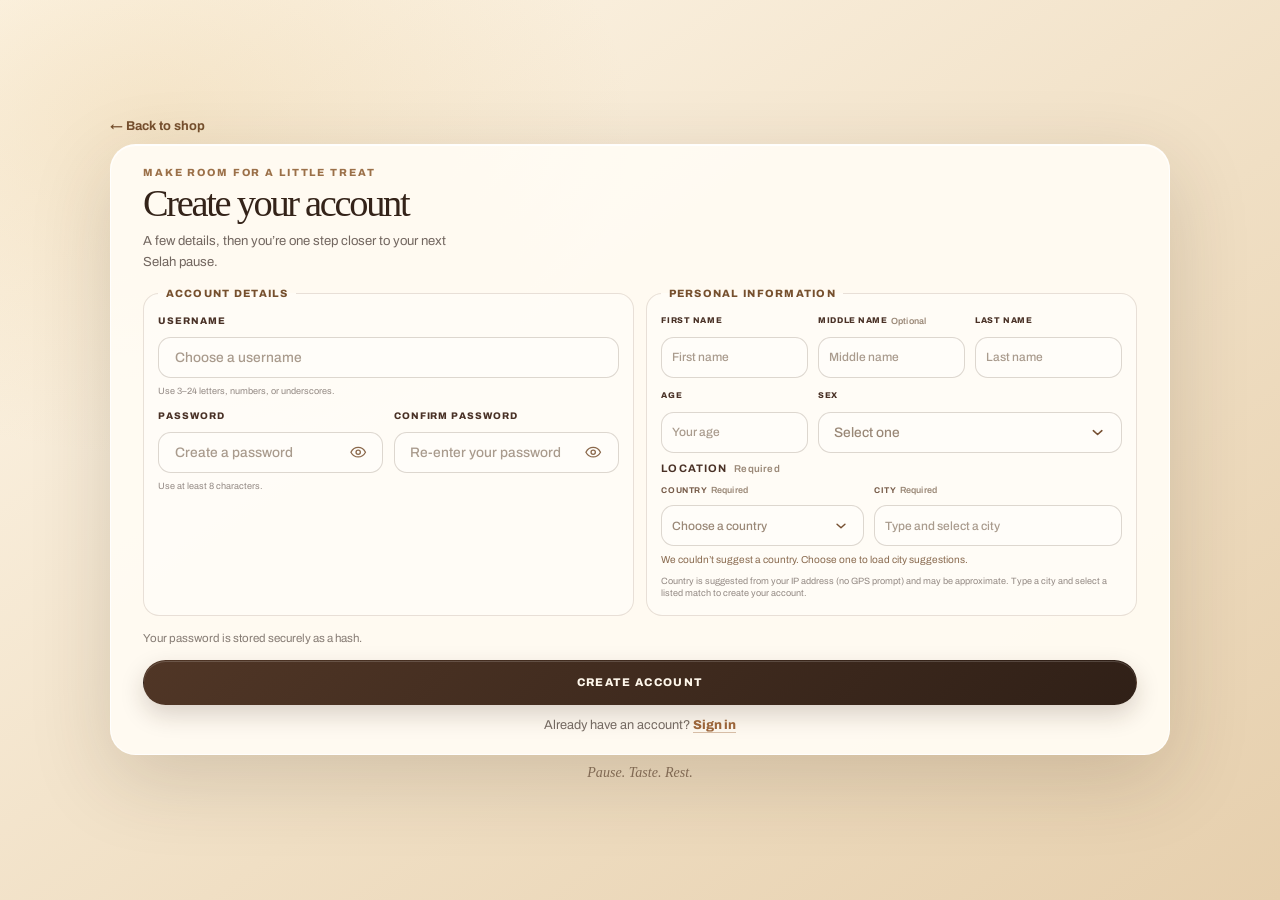
<file: create-account.html>
<!DOCTYPE html>
<html lang="en">
  <head>
    <meta charset="UTF-8" />
    <meta name="viewport" content="width=device-width, initial-scale=1.0" />
    <meta name="theme-color" content="#fff8e9" />
    <meta name="description" content="Create your Selah DVO account." />
    <link rel="icon" type="image/svg+xml" href="assets/selah-favicon.svg" />
    <link rel="preconnect" href="https://fonts.googleapis.com" />
    <link rel="preconnect" href="https://fonts.gstatic.com" crossorigin />
    <link href="https://fonts.googleapis.com/css2?family=Archivo:wght@400;500;600;700;800&display=swap" rel="stylesheet" />
    <link rel="stylesheet" href="styles.css" />
    <title>Create Account | Selah DVO</title>
  </head>
  <body class="account-page">
    <main class="account-layout">
      <a class="account-back-link" href="index.html" aria-label="Back to Selah DVO home">&#8592; Back to shop</a>

      <section class="account-card" aria-labelledby="createAccountTitle">
        <p class="modal-tag">Make room for a little treat</p>
        <h1 id="createAccountTitle">Create your account</h1>
        <p class="account-intro">A few details, then you’re one step closer to your next Selah pause.</p>

        <form class="account-form" id="createAccountForm" novalidate>
          <fieldset class="account-group account-credentials">
            <legend>Account details</legend>
            <div class="account-group-fields">
              <div class="account-field">
                <label for="newUsername">Username</label>
                <input id="newUsername" name="username" type="text" autocomplete="username" minlength="3" maxlength="24" pattern="[A-Za-z0-9_]+" placeholder="Choose a username" required />
                <small>Use 3–24 letters, numbers, or underscores.</small>
              </div>
              <div class="account-field">
                <label for="newPassword">Password</label>
                <div class="password-input-wrap">
                  <input id="newPassword" name="password" type="password" autocomplete="new-password" minlength="8" maxlength="128" placeholder="Create a password" required />
                  <button class="password-toggle" type="button" data-password-toggle="newPassword" aria-label="Show password" aria-pressed="false">
                    <svg class="password-eye-open" viewBox="0 0 24 24" aria-hidden="true"><path d="M2.5 12s3.4-6.2 9.5-6.2 9.5 6.2 9.5 6.2-3.4 6.2-9.5 6.2S2.5 12 2.5 12Z"/><circle cx="12" cy="12" r="2.8"/></svg>
                    <svg class="password-eye-closed" viewBox="0 0 24 24" aria-hidden="true" hidden><path d="m3 3 18 18M10.6 5.9A9.7 9.7 0 0 1 12 5.8c6.1 0 9.5 6.2 9.5 6.2a15 15 0 0 1-3.1 3.6M6.2 6.5C3.8 8.2 2.5 12 2.5 12s3.4 6.2 9.5 6.2a9.5 9.5 0 0 0 3.2-.5"/><path d="M9.9 9.9a3 3 0 0 0 4.2 4.2"/></svg>
                  </button>
                </div>
                <small>Use at least 8 characters.</small>
              </div>
              <div class="account-field">
                <label for="confirmPassword">Confirm password</label>
                <div class="password-input-wrap">
                  <input id="confirmPassword" name="confirmPassword" type="password" autocomplete="new-password" minlength="8" maxlength="128" placeholder="Re-enter your password" required />
                  <button class="password-toggle" type="button" data-password-toggle="confirmPassword" aria-label="Show password" aria-pressed="false">
                    <svg class="password-eye-open" viewBox="0 0 24 24" aria-hidden="true"><path d="M2.5 12s3.4-6.2 9.5-6.2 9.5 6.2 9.5 6.2-3.4 6.2-9.5 6.2S2.5 12 2.5 12Z"/><circle cx="12" cy="12" r="2.8"/></svg>
                    <svg class="password-eye-closed" viewBox="0 0 24 24" aria-hidden="true" hidden><path d="m3 3 18 18M10.6 5.9A9.7 9.7 0 0 1 12 5.8c6.1 0 9.5 6.2 9.5 6.2a15 15 0 0 1-3.1 3.6M6.2 6.5C3.8 8.2 2.5 12 2.5 12s3.4 6.2 9.5 6.2a9.5 9.5 0 0 0 3.2-.5"/><path d="M9.9 9.9a3 3 0 0 0 4.2 4.2"/></svg>
                  </button>
                </div>
              </div>
            </div>
          </fieldset>

          <fieldset class="account-group account-personal">
            <legend>Personal information</legend>
            <div class="account-group-fields account-personal-fields">
              <div class="account-field">
                <label for="firstName">First name</label>
                <input id="firstName" name="firstName" type="text" autocomplete="given-name" maxlength="20" placeholder="First name" required />
              </div>
              <div class="account-field">
                <label for="lastName">Last name</label>
                <input id="lastName" name="lastName" type="text" autocomplete="family-name" maxlength="20" placeholder="Last name" required />
              </div>
              <div class="account-field account-field-full">
                <label for="middleName">Middle name <span>Optional</span></label>
                <input id="middleName" name="middleName" type="text" autocomplete="additional-name" maxlength="20" placeholder="Middle name" />
              </div>
              <div class="account-field">
                <label for="age">Age</label>
                <input id="age" name="age" type="number" inputmode="numeric" min="1" max="120" placeholder="Your age" required />
              </div>
              <div class="account-field">
                <label id="sexLabel">Sex</label>
                <div class="custom-select" id="sexSelect">
                  <select class="custom-select-native" id="sex" name="sex" required tabindex="-1" aria-hidden="true">
                    <option value="" disabled selected>Select one</option>
                    <option value="female">Female</option>
                    <option value="male">Male</option>
                    <option value="prefer-not-to-say">Prefer not to say</option>
                  </select>
                  <button class="custom-select-trigger" id="sexSelectTrigger" type="button" aria-labelledby="sexLabel sexSelectValue" aria-haspopup="listbox" aria-expanded="false">
                    <span id="sexSelectValue">Select one</span>
                    <svg viewBox="0 0 16 16" aria-hidden="true"><path d="m3.5 6 4.5 4 4.5-4" /></svg>
                  </button>
                  <div class="custom-select-options" id="sexSelectOptions" role="listbox" aria-labelledby="sexLabel" hidden>
                    <button type="button" role="option" data-value="female" aria-selected="false">Female</button>
                    <button type="button" role="option" data-value="male" aria-selected="false">Male</button>
                    <button type="button" role="option" data-value="prefer-not-to-say" aria-selected="false">Prefer not to say</button>
                  </div>
                </div>
              </div>
              <div class="account-field account-field-full account-location-field">
                <div class="location-heading"><strong>Location</strong><span>Required</span></div>
                <div class="location-field-grid">
                  <div class="location-control">
                    <label for="countrySelect">Country <span>Required</span></label>
                    <select id="countrySelect" name="countryCode" autocomplete="country" required aria-describedby="locationStatus locationHelp">
                      <option value="" selected>Choose a country</option>
                    </select>
                  </div>
                  <div class="location-control city-picker">
                    <label for="cityInput">City <span>Required</span></label>
                    <input id="cityInput" name="city" type="text" autocomplete="address-level2" maxlength="80" placeholder="Type and select a city" required role="combobox" aria-autocomplete="list" aria-controls="citySuggestions" aria-expanded="false" aria-describedby="locationStatus locationHelp" />
                    <div class="city-suggestions" id="citySuggestions" role="listbox" aria-label="Matching cities" hidden></div>
                  </div>
                </div>
                <p class="location-status" id="locationStatus" role="status" aria-live="polite">Suggesting your country…</p>
                <small id="locationHelp">Country is suggested from your IP address (no GPS prompt) and may be approximate. Type a city and select a listed match to create your account.</small>
              </div>
            </div>
          </fieldset>

          <p class="account-notice" id="accountNotice" role="status" aria-live="polite">Your password is stored securely as a hash.</p>
          <button class="dialog-primary account-submit" type="submit">Create Account</button>
          <p class="account-validation-message" id="accountValidationMessage" role="alert" aria-live="assertive" hidden></p>
        </form>

        <p class="account-signin-prompt">Already have an account? <a href="index.html?signin=1">Sign in</a></p>
      </section>

      <p class="account-tagline">Pause. Taste. Rest.</p>
    </main>
    <script src="account-ui.js"></script>
    <script src="account-location.js"></script>
    <script>
      const form = document.getElementById('createAccountForm');
      const notice = document.getElementById('accountNotice');
      const validationMessage = document.getElementById('accountValidationMessage');
      const passwordInput = document.getElementById('newPassword');
      const confirmPasswordInput = document.getElementById('confirmPassword');
      const ageInput = document.getElementById('age');
      const sexSelect = document.getElementById('sex');
      const sexSelectRoot = document.getElementById('sexSelect');
      const sexSelectTrigger = document.getElementById('sexSelectTrigger');
      const sexSelectValue = document.getElementById('sexSelectValue');
      const sexSelectOptions = document.getElementById('sexSelectOptions');
      const sexOptionButtons = [...sexSelectOptions.querySelectorAll('[role="option"]')];
      const controls = [...form.querySelectorAll('input, select')];
      let hasAttemptedSubmit = false;

      ageInput.addEventListener('input', () => {
        if (ageInput.value.length > 3) ageInput.value = ageInput.value.slice(0, 3);
      });

      const setSexDropdownOpen = (open) => {
        sexSelectOptions.hidden = !open;
        sexSelectTrigger.setAttribute('aria-expanded', String(open));
        sexSelectRoot.classList.toggle('is-open', open);
        if (open) {
          const selectedOption = sexOptionButtons.find((option) => option.dataset.value === sexSelect.value);
          (selectedOption || sexOptionButtons[0]).focus();
        }
      };

      sexSelectTrigger.addEventListener('click', () => {
        setSexDropdownOpen(sexSelectOptions.hidden);
      });
      sexOptionButtons.forEach((option, index) => {
        option.addEventListener('click', () => {
          sexSelect.value = option.dataset.value;
          sexSelect.dispatchEvent(new Event('change', { bubbles: true }));
          setSexDropdownOpen(false);
          sexSelectTrigger.focus();
        });
        option.addEventListener('keydown', (event) => {
          if (event.key === 'ArrowDown' || event.key === 'ArrowUp') {
            event.preventDefault();
            const direction = event.key === 'ArrowDown' ? 1 : -1;
            sexOptionButtons[(index + direction + sexOptionButtons.length) % sexOptionButtons.length].focus();
          } else if (event.key === 'Escape') {
            event.preventDefault();
            setSexDropdownOpen(false);
            sexSelectTrigger.focus();
          } else if (event.key === 'Tab') {
            event.preventDefault();
            setSexDropdownOpen(false);
            (event.shiftKey ? document.getElementById('age') : form.querySelector('.account-submit')).focus();
          }
        });
      });
      sexSelectTrigger.addEventListener('keydown', (event) => {
        if (event.key === 'ArrowDown' || event.key === 'ArrowUp') {
          event.preventDefault();
          setSexDropdownOpen(true);
        }
      });
      document.addEventListener('pointerdown', (event) => {
        if (!sexSelectRoot.contains(event.target)) setSexDropdownOpen(false);
      });

      const validatePasswordMatch = () => {
        confirmPasswordInput.setCustomValidity(
          confirmPasswordInput.value && confirmPasswordInput.value !== passwordInput.value
            ? 'Passwords do not match.'
            : ''
        );
      };

      const updateFieldState = (control) => {
        const isEmpty = control.value === '' && !control.validity.badInput;
        control.classList.toggle('is-missing', hasAttemptedSubmit && control.required && isEmpty);
        control.classList.toggle('is-invalid', !isEmpty && !control.validity.valid);
        control.classList.toggle('is-valid', hasAttemptedSubmit && !isEmpty && control.validity.valid);
        if (control === sexSelect) {
          ['is-missing', 'is-invalid', 'is-valid'].forEach((state) => {
            sexSelectTrigger.classList.toggle(state, control.classList.contains(state));
          });
          sexSelectValue.textContent = control.selectedOptions[0]?.textContent || 'Select one';
          sexSelectRoot.classList.toggle('has-value', Boolean(control.value));
          sexOptionButtons.forEach((option) => {
            option.setAttribute('aria-selected', String(option.dataset.value === control.value));
          });
        }
      };

      const getFieldLabel = (control) => (
        control.labels?.[0]?.textContent.replace(/\s*Optional\s*/i, '').trim() || control.name
      );

      const getInputError = (control) => {
        if (control.id === 'confirmPassword' && control.validity.customError) {
          return 'Passwords don’t match.';
        }
        if (control.id === 'confirmPassword' && control.validity.tooShort) {
          return null;
        }
        if (control.id === 'newUsername' && control.validity.patternMismatch) {
          return 'Username: use 3–24 letters, numbers, or underscores.';
        }
        if (control.id === 'newUsername' && control.validity.tooShort) {
          return 'Username: at least 3 characters.';
        }
        if (control.id === 'newPassword' && control.validity.tooShort) {
          return 'Password: at least 8 characters.';
        }
        if (control.id === 'age' && (control.validity.rangeUnderflow || control.validity.rangeOverflow || control.validity.badInput)) {
          return 'Age: enter a number from 1 to 120.';
        }
        if (control.id === 'middleName' && control.validity.tooLong) {
          return 'Middle name: 60 characters max.';
        }
        return `${getFieldLabel(control)} is invalid.`;
      };

      const updateValidationMessage = () => {
        if (!hasAttemptedSubmit) return;
        const missing = controls.filter((control) => control.required && control.value === '' && !control.validity.badInput);
        const invalid = controls.filter((control) => !control.validity.valid && !control.validity.valueMissing);
        validationMessage.replaceChildren();
        if (missing.length) {
          const missingLine = document.createElement('span');
          missingLine.className = 'validation-message-line is-missing';
          missingLine.textContent = `Missing: ${missing.map(getFieldLabel).join(', ')}.`;
          validationMessage.append(missingLine);
        }
        invalid.forEach((control) => {
          const message = getInputError(control);
          if (!message) return;
          const invalidLine = document.createElement('span');
          invalidLine.className = 'validation-message-line is-invalid';
          invalidLine.textContent = message;
          validationMessage.append(invalidLine);
        });
        validationMessage.classList.toggle('has-missing', missing.length > 0);
        validationMessage.classList.toggle('has-invalid', invalid.length > 0);
        validationMessage.hidden = missing.length === 0 && invalid.length === 0;
      };

      controls.forEach((control) => {
        control.addEventListener('input', () => {
          validatePasswordMatch();
          updateFieldState(control);
          updateValidationMessage();
        });
        control.addEventListener('change', () => {
          validatePasswordMatch();
          updateFieldState(control);
          updateValidationMessage();
        });
      });

      form.addEventListener('submit', (event) => {
        event.preventDefault();
        validatePasswordMatch();
        hasAttemptedSubmit = true;
        controls.forEach(updateFieldState);
        if (!form.checkValidity()) {
          updateValidationMessage();
          const firstInvalid = form.querySelector('.is-missing, .is-invalid');
          if (firstInvalid === sexSelect) sexSelectTrigger.focus();
          else firstInvalid?.focus();
          return;
        }
        validationMessage.hidden = true;

        const submit = form.querySelector('button[type="submit"]');
        submit.disabled = true;
        notice.classList.remove('is-success');
        notice.textContent = 'Creating your account…';
        const values = Object.fromEntries(new FormData(form).entries());
        fetch('api/register.php', {
          method: 'POST',
          credentials: 'same-origin',
          headers: { 'Content-Type': 'application/json' },
          body: JSON.stringify(values)
        }).then(async (response) => {
          const result = await response.json();
          if (!response.ok || !result.ok) throw new Error(result.message || 'Account creation failed.');
          notice.classList.add('is-success');
          notice.textContent = 'Account created successfully. You can now sign in.';
          validationMessage.hidden = true;
          form.reset();
          hasAttemptedSubmit = false;
          confirmPasswordInput.setCustomValidity('');
          controls.forEach(updateFieldState);
        }).catch((error) => {
          notice.classList.remove('is-success');
          notice.textContent = 'Account creation failed. Please review the message below.';
          validationMessage.replaceChildren();
          const serverError = document.createElement('span');
          serverError.className = 'validation-message-line is-invalid';
          serverError.textContent = error.message || 'Could not create your account. Please try again.';
          validationMessage.append(serverError);
          validationMessage.classList.remove('has-missing');
          validationMessage.classList.add('has-invalid');
          validationMessage.hidden = false;
        }).finally(() => {
          submit.disabled = false;
        });
      });
    </script>
  </body>
</html>
</file>
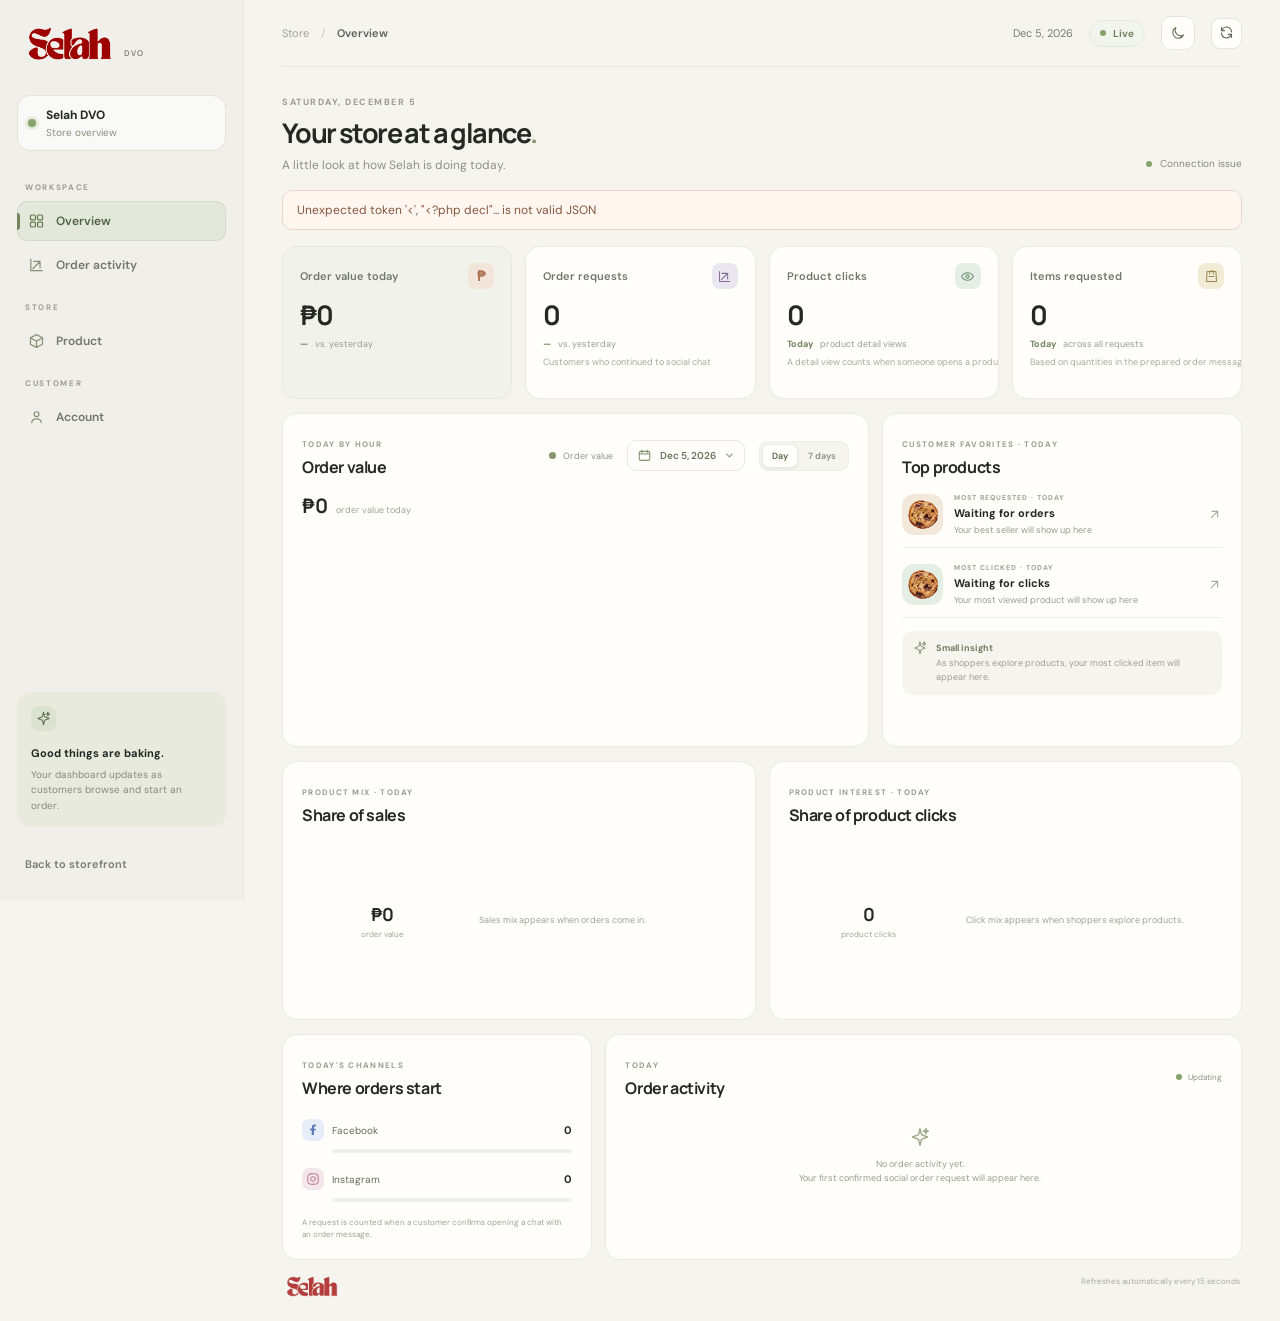
<file: dashboard.html>
<!doctype html>
<html lang="en">
<head>
  <meta charset="utf-8">
  <meta name="viewport" content="width=device-width,initial-scale=1">
  <meta name="theme-color" content="#f5f3ee">
  <meta name="color-scheme" content="light dark">
  <title>Store dashboard · Selah DVO</title>
  <link rel="icon" type="image/svg+xml" href="assets/selah-favicon.svg">
  <link rel="preconnect" href="https://fonts.googleapis.com">
  <link rel="preconnect" href="https://fonts.gstatic.com" crossorigin>
  <link href="https://fonts.googleapis.com/css2?family=DM+Sans:wght@400;500;600;700&family=Manrope:wght@400;500;600;700;800&display=swap" rel="stylesheet">
  <link rel="stylesheet" href="dashboard.css">
  <link rel="stylesheet" href="dashboard-theme.css">
  <script>
    try {
      const savedTheme = localStorage.getItem('selahDashboardTheme');
      if (savedTheme === 'dark' || savedTheme === 'light') {
        document.documentElement.dataset.theme = savedTheme;
      }
    } catch {}
  </script>
  <script src="dashboard.js" defer></script>
</head>
<body>
  <div class="dashboard-shell">
    <aside class="sidebar">
      <a class="brand" href="index.html" aria-label="Selah DVO home"><img src="assets/selahLogo.png" alt="Selah" class="brand-logo"><span class="brand-caption">DVO</span></a>
      <div class="store-pill"><span class="store-dot"></span><span><b>Selah DVO</b><small>Store overview</small></span></div>
      <nav class="side-nav" aria-label="Dashboard navigation">
        <div class="nav-group" role="group" aria-label="Workspace">
          <p class="nav-label">WORKSPACE</p>
          <a class="nav-item active" href="#overview"><svg class="nav-icon"><use href="assets/dashboard-icons.svg#overview"/></svg>Overview</a>
          <a class="nav-item" href="#activity"><svg class="nav-icon"><use href="assets/dashboard-icons.svg#activity"/></svg>Order activity</a>
        </div>
        <div class="nav-group" role="group" aria-label="Store">
          <p class="nav-label">STORE</p>
          <a class="nav-item" href="#store-products" data-dashboard-page="products"><svg class="nav-icon"><use href="assets/dashboard-icons.svg#products"/></svg>Product</a>
        </div>
        <div class="nav-group" role="group" aria-label="Customer">
          <p class="nav-label">CUSTOMER</p>
          <a class="nav-item" href="#customer-accounts" data-dashboard-page="customers"><svg class="nav-icon"><use href="assets/dashboard-icons.svg#user"/></svg>Account</a>
        </div>
      </nav>
      <div class="sidebar-bottom"><div class="sidebar-help"><svg class="help-icon"><use href="assets/dashboard-icons.svg#spark"/></svg><b>Good things are baking.</b><p>Your dashboard updates as customers browse and start an order.</p></div><a class="back-link" href="index.html">Back to storefront</a></div>
    </aside>
    <main class="main-content" id="overview">
      <header class="topbar"><div class="breadcrumb">Store <span>/</span> <b id="breadcrumbCurrent">Overview</b></div><div class="top-actions"><a class="mobile-back-store" id="mobileBackStore" href="index.html"><svg viewBox="0 0 24 24" aria-hidden="true"><path d="M14.5 5 7.5 12l7 7M8 12h12"/></svg><span>Back to store</span></a><span class="date-label" id="todayLabel"></span><span class="live-pill"><i></i> Live</span><button class="theme-toggle" type="button" data-theme-toggle aria-label="Switch to dark theme" title="Switch to dark theme"><svg class="theme-icon theme-icon-sun" viewBox="0 0 24 24" aria-hidden="true"><circle cx="12" cy="12" r="3.5"/><path d="M12 2.5v2M12 19.5v2M4.93 4.93l1.42 1.42m11.3 11.3 1.42 1.42M2.5 12h2m15 0h2M4.93 19.07l-1.42-1.42m11.3-11.3 1.42 1.42"/></svg><svg class="theme-icon theme-icon-moon" viewBox="0 0 24 24" aria-hidden="true"><path d="M20.3 15.1A8.4 8.4 0 0 1 8.9 3.7a8.5 8.5 0 1 0 11.4 11.4Z"/></svg></button><button class="refresh-button" id="refreshButton" type="button" aria-label="Refresh dashboard" title="Refresh now"><svg><use href="assets/dashboard-icons.svg#refresh"/></svg></button></div></header>
      <section class="store-products-page" id="storeProductsPage" hidden aria-labelledby="storeProductsTitle">
        <div class="products-page-heading">
          <div><p class="eyebrow">STORE PERFORMANCE</p><h1 id="storeProductsTitle">Products<span>.</span></h1><p class="subheading" id="productsDateDescription">Performance for the selected date.</p></div>
          <div class="product-page-controls">
            <label class="product-date-control"><span>Date</span><input id="productDate" type="date" aria-label="Choose product analytics date"></label>
            <div class="product-sort-wrap">
              <button class="product-sort-button" id="productSortButton" type="button" aria-haspopup="true" aria-expanded="false" aria-controls="productSortMenu"><svg viewBox="0 0 20 20" aria-hidden="true"><path d="M4 5h12M6.5 10h7M9 15h2"/></svg><span>Sort: <b id="productSortLabel">Clicks</b></span><svg class="product-sort-chevron" viewBox="0 0 12 12" aria-hidden="true"><path d="m3 4.5 3 3 3-3"/></svg></button>
              <div class="product-sort-menu" id="productSortMenu" hidden aria-label="Sort products">
                <button type="button" data-product-sort="clicks" aria-pressed="true">Clicks</button>
                <button type="button" data-product-sort="orders" aria-pressed="false">Orders</button>
                <button type="button" data-product-sort="adds" aria-pressed="false">Add to cart</button>
              </div>
            </div>
          </div>
        </div>
        <div class="product-stats-grid" id="productStatsGrid" aria-live="polite"><p class="product-empty-state">Loading product performance…</p></div>
      </section>
      <section class="customer-account-page" id="customerAccountPage" hidden aria-labelledby="customerPageTitle">
        <div class="customer-page-heading">
          <div><p class="eyebrow">CUSTOMER OVERVIEW</p><h1 id="customerPageTitle">Your community<span>.</span></h1><p class="subheading">Account details, shopping activity, and customer trends.</p></div>
          <span class="customer-updated" id="customerUpdated">Loading customer insights…</span>
        </div>
        <div class="customer-kpi-grid" id="customerKpis" aria-label="Customer summary"></div>
        <article class="customer-activity-chart-card" aria-labelledby="customerActivityChartTitle">
          <div class="customer-card-heading customer-activity-chart-heading">
            <div><p class="panel-kicker" id="customerActivityKicker">DAILY ACTIVITY · LAST 30 DAYS</p><h2 id="customerActivityChartTitle">Active users over time</h2><p class="customer-active-chart-note" id="customerActivityNote">Daily unique customer accounts with tracked product views, cart updates, or order requests. Anonymous visits are not included. This measures activity, not who is online right now.</p></div>
            <div class="customer-activity-actions">
              <div class="customer-activity-modes" role="group" aria-label="Active user chart period"><button type="button" data-customer-chart-mode="30days" aria-pressed="true">30 days</button><button type="button" data-customer-chart-mode="day" aria-pressed="false">Day</button></div>
              <div class="chart-date-picker customer-activity-date-picker" id="customerActivityDateWrap" hidden>
                <button class="chart-date-button" id="customerActivityDateButton" type="button" aria-haspopup="dialog" aria-expanded="false" aria-controls="customerActivityCalendar"><svg viewBox="0 0 20 20" aria-hidden="true"><rect x="3" y="4.5" width="14" height="12" rx="2"/><path d="M6.5 2.8v3.4M13.5 2.8v3.4M3 8h14"/></svg><span id="customerActivityDateLabel">Select date</span><svg class="chart-date-chevron" viewBox="0 0 12 12" aria-hidden="true"><path d="m3 4.5 3 3 3-3"/></svg></button>
                <div class="chart-calendar" id="customerActivityCalendar" role="dialog" aria-label="Choose active user date" hidden><div class="calendar-heading"><button class="calendar-nav" id="customerActivityCalendarPrevious" type="button" aria-label="Previous month"><svg viewBox="0 0 16 16" aria-hidden="true"><path d="m10 3-5 5 5 5"/></svg></button><strong id="customerActivityCalendarMonth"></strong><button class="calendar-nav" id="customerActivityCalendarNext" type="button" aria-label="Next month"><svg viewBox="0 0 16 16" aria-hidden="true"><path d="m6 3 5 5-5 5"/></svg></button></div><div class="calendar-weekdays" aria-hidden="true"><span>Su</span><span>Mo</span><span>Tu</span><span>We</span><span>Th</span><span>Fr</span><span>Sa</span></div><div class="calendar-days" id="customerActivityCalendarDays" role="grid" aria-label="Activity dates"></div><div class="calendar-footer"><span id="customerActivityCalendarSelected"></span><button id="customerActivityCalendarToday" type="button">Today</button></div></div>
                <input id="customerActivityDate" type="hidden" aria-label="Selected activity date">
              </div>
              <span class="customer-trend-legend"><i></i> Active accounts</span>
            </div>
          </div>
          <div class="customer-active-chart-wrap">
            <svg id="customerActiveChart" viewBox="0 0 760 250" preserveAspectRatio="none" role="group" aria-label="Daily unique active customer accounts over the last 30 days"></svg>
            <div class="customer-active-tooltip" id="customerActiveTooltip" role="tooltip" hidden><small data-active-date></small><small data-active-period hidden></small><div><strong data-active-count>0</strong><span>active accounts</span></div></div>
          </div>
        </article>
        <div class="customer-insights-grid">
          <article class="customer-insight-card customer-gender-card"><div class="customer-card-heading"><div><p class="panel-kicker">ACCOUNT PROFILE</p><h2>Sex distribution</h2></div></div><div class="gender-chart-layout" id="genderChartLayout"><div class="gender-donut" id="genderDonut"><svg id="genderChartSvg" viewBox="0 0 140 140" role="group" aria-label="Interactive customer sex distribution"></svg><div class="gender-donut-center"><strong id="genderTotal">0</strong><span>accounts</span></div></div><div class="gender-legend" id="genderLegend"></div><div class="gender-popover" id="genderPopover" role="tooltip" hidden><small>ACCOUNT PROFILE</small><strong data-sex-name></strong><div><span>Accounts</span><b data-sex-count>0</b></div><div><span>Share</span><b data-sex-share>0%</b></div></div></div></article>
          <article class="customer-insight-card"><div class="customer-card-heading"><div><p class="panel-kicker">AGE GROUPS</p><h2>Customer ages</h2></div></div><div class="customer-chart-list" id="ageChart"></div></article>
          <article class="customer-insight-card"><div class="customer-card-heading"><div><p class="panel-kicker">COMMUNITY</p><h2>Locations</h2></div></div><div class="customer-chart-list location-chart-list" id="locationChart"></div></article>
        </div>
        <article class="customer-directory-card">
          <div class="customer-directory-heading"><div><p class="panel-kicker">CUSTOMER DIRECTORY</p><h2>Accounts</h2><p class="customer-data-note">Spending and product preferences use tracked account activity. Older requests without an account link are excluded.</p></div><label class="customer-search"><svg viewBox="0 0 20 20" aria-hidden="true"><circle cx="8.8" cy="8.8" r="5.4"/><path d="m13 13 4 4"/></svg><input id="customerSearch" type="search" placeholder="Search customers" autocomplete="off" aria-label="Search customers"></label></div>
          <div class="customer-results-meta" id="customerResultsMeta">Loading accounts…</div>
          <div class="customer-card-grid" id="customerCards" aria-live="polite"></div>
          <div class="customer-pagination"><button id="customerPrevious" type="button" disabled>Previous</button><span id="customerPageStatus">Page 1</span><button id="customerNext" type="button" disabled>Next</button></div>
        </article>
        <div class="customer-error" id="customerError" role="status" hidden></div>
      </section>
      <section class="page-heading"><div><p class="eyebrow" id="dayLabel"></p><h1>Your store at a glance<span>.</span></h1><p class="subheading" id="dashboardDateDescription">A little look at how Selah is doing today.</p></div><div class="heading-right"><span class="sync-mark"><i></i><span id="syncLabel">Connecting…</span></span></div></section>
      <div id="errorBanner" class="error-banner" hidden></div>
      <section class="metrics-grid" id="metricsGrid" aria-label="Selected date summary">
        <article class="metric-card metric-highlight"><div class="metric-top"><span id="salesMetricLabel">Order value today</span><span class="metric-icon peach">₱</span></div><div class="metric-value" id="salesValue">₱0</div><div class="metric-foot"><span class="trend" id="salesChange">—</span><span id="salesCompareLabel">vs. yesterday</span></div><div class="metric-spark" id="salesSpark" aria-hidden="true"></div></article>
        <article class="metric-card"><div class="metric-top"><span>Order requests</span><span class="metric-icon lilac"><svg><use href="assets/dashboard-icons.svg#activity"/></svg></span></div><div class="metric-value" id="ordersValue">0</div><div class="metric-foot"><span class="trend" id="ordersChange">—</span><span id="ordersCompareLabel">vs. yesterday</span></div><div class="metric-caption">Customers who continued to social chat</div></article>
        <article class="metric-card"><div class="metric-top"><span>Product clicks</span><span class="metric-icon mint"><svg><use href="assets/dashboard-icons.svg#views"/></svg></span></div><div class="metric-value" id="clicksValue">0</div><div class="metric-foot"><span class="soft-label" id="clicksDateLabel">Today</span><span>product detail views</span></div><div class="metric-caption">A detail view counts when someone opens a product.</div></article>
        <article class="metric-card"><div class="metric-top"><span>Items requested</span><span class="metric-icon butter"><svg><use href="assets/dashboard-icons.svg#orders"/></svg></span></div><div class="metric-value" id="itemsValue">0</div><div class="metric-foot"><span class="soft-label" id="itemsDateLabel">Today</span><span>across all requests</span></div><div class="metric-caption">Based on quantities in the prepared order message.</div></article>
      </section>
      <section class="content-grid">
        <article class="panel sales-panel"><div class="panel-heading"><div><span class="panel-kicker" id="chartKicker">TODAY BY HOUR</span><h2>Order value</h2></div><div class="chart-heading-actions"><span class="chart-legend"><i></i> Order value</span><div class="chart-date-picker" id="chartDatePicker"><button class="chart-date-button" id="chartDateButton" type="button" aria-haspopup="dialog" aria-expanded="false" aria-controls="chartCalendar"><svg viewBox="0 0 20 20" aria-hidden="true"><rect x="3" y="4.5" width="14" height="12" rx="2"/><path d="M6.5 2.8v3.4M13.5 2.8v3.4M3 8h14"/></svg><span id="chartDateLabel">Select date</span><svg class="chart-date-chevron" viewBox="0 0 12 12" aria-hidden="true"><path d="m3 4.5 3 3 3-3"/></svg></button><div class="chart-calendar" id="chartCalendar" role="dialog" aria-label="Choose order value chart date" hidden><div class="calendar-heading"><button class="calendar-nav" id="calendarPrevious" type="button" aria-label="Previous month"><svg viewBox="0 0 16 16" aria-hidden="true"><path d="m10 3-5 5 5 5"/></svg></button><strong id="calendarMonth"></strong><button class="calendar-nav" id="calendarNext" type="button" aria-label="Next month"><svg viewBox="0 0 16 16" aria-hidden="true"><path d="m6 3 5 5-5 5"/></svg></button></div><div class="calendar-weekdays" aria-hidden="true"><span>Su</span><span>Mo</span><span>Tu</span><span>We</span><span>Th</span><span>Fr</span><span>Sa</span></div><div class="calendar-days" id="calendarDays" role="grid" aria-label="Calendar dates"></div><div class="calendar-footer"><span id="calendarSelectedLabel"></span><button id="calendarToday" type="button">Today</button></div></div><input id="chartDate" type="hidden" value="" aria-label="Selected chart date"></div><div class="chart-controls" role="group" aria-label="Chart time range"><button type="button" data-chart-mode="hours" class="is-active">Day</button><button type="button" data-chart-mode="week">7 days</button></div></div></div><div class="chart-summary"><strong id="chartTotal">₱0</strong><span id="chartRange">order value today</span></div><div class="chart-wrap"><div class="chart-scroll" id="chartScroll"><svg id="salesChart" viewBox="0 0 720 230" preserveAspectRatio="none" role="img" aria-label="Hourly order value today"></svg><div class="chart-days" id="chartDays"></div></div><div class="chart-tooltip" id="chartTooltip" role="status" hidden></div></div></article>
        <article class="panel top-product-panel" id="products"><div class="panel-heading"><div><span class="panel-kicker" id="favoritesKicker">CUSTOMER FAVORITES · TODAY</span><h2>Top products</h2></div></div><div class="favorite-item"><img class="favorite-art favorite-sold" id="topSoldImage" src="assets/cookies/Cookie1.png" alt="Most requested product"><div class="favorite-copy"><small id="topSoldKicker">MOST REQUESTED · TODAY</small><strong id="topSoldName">Waiting for orders</strong><span id="topSoldMeta">Your best seller will show up here</span></div><svg class="favorite-arrow"><use href="assets/dashboard-icons.svg#external"/></svg></div><div class="favorite-item"><img class="favorite-art favorite-clicked" id="topClickedImage" src="assets/cookies/Cookie1.png" alt="Most clicked product"><div class="favorite-copy"><small id="topClickedKicker">MOST CLICKED · TODAY</small><strong id="topClickedName">Waiting for clicks</strong><span id="topClickedMeta">Your most viewed product will show up here</span></div><svg class="favorite-arrow"><use href="assets/dashboard-icons.svg#external"/></svg></div><div class="insight-note"><svg><use href="assets/dashboard-icons.svg#spark"/></svg><p><b>Small insight</b><br><span id="insightText">As shoppers explore products, your most clicked item will appear here.</span></p></div></article>
      </section>
      <section class="donut-grid" aria-label="Product sales and click share">
        <article class="panel donut-panel"><div class="panel-heading"><div><span class="panel-kicker" id="salesMixKicker">PRODUCT MIX · TODAY</span><h2>Share of sales</h2></div></div><div class="donut-content"><div class="donut-chart"><svg id="salesMixChart" viewBox="0 0 160 160" role="img" aria-label="Percentage share of sales by product"></svg><div class="donut-center"><strong id="salesMixTotal">₱0</strong><span>order value</span></div></div><div class="donut-legend-list" id="salesMixLegend"><p class="donut-empty">Sales mix appears when orders come in.</p></div></div></article>
        <article class="panel donut-panel"><div class="panel-heading"><div><span class="panel-kicker" id="clickMixKicker">PRODUCT INTEREST · TODAY</span><h2>Share of product clicks</h2></div></div><div class="donut-content"><div class="donut-chart"><svg id="clickMixChart" viewBox="0 0 160 160" role="img" aria-label="Percentage share of product detail clicks"></svg><div class="donut-center"><strong id="clickMixTotal">0</strong><span>product clicks</span></div></div><div class="donut-legend-list" id="clickMixLegend"><p class="donut-empty">Click mix appears when shoppers explore products.</p></div></div></article>
      </section>
      <section class="bottom-grid" id="activity">
        <article class="panel platform-panel"><div class="panel-heading"><div><span class="panel-kicker" id="channelsKicker">TODAY'S CHANNELS</span><h2>Where orders start</h2></div></div><div class="platform-row"><div class="platform-label"><span class="platform-icon facebook"><svg><use href="assets/dashboard-icons.svg#facebook"/></svg></span><span>Facebook</span></div><strong id="facebookCount">0</strong></div><div class="platform-track"><i id="facebookBar"></i></div><div class="platform-row second"><div class="platform-label"><span class="platform-icon instagram"><svg><use href="assets/dashboard-icons.svg#instagram"/></svg></span><span>Instagram</span></div><strong id="instagramCount">0</strong></div><div class="platform-track"><i id="instagramBar"></i></div><p class="panel-note">A request is counted when a customer confirms opening a chat with an order message.</p></article>
        <article class="panel activity-panel"><div class="panel-heading"><div><span class="panel-kicker" id="activityKicker">TODAY</span><h2>Order activity</h2></div><span class="activity-live"><i></i><span id="activityLiveLabel">Updating</span></span></div><div class="activity-list" id="activityList" role="region" aria-label="Order activity for selected date" tabindex="0"><div class="empty-state"><svg><use href="assets/dashboard-icons.svg#spark"/></svg><p>No order activity yet.<br>Your first confirmed social order request will appear here.</p></div></div></article>
      </section>
      <footer class="footer-note"><img src="assets/selahLogo.png" alt="Selah DVO"><span>Refreshes automatically every 15 seconds</span></footer>
    </main>
  </div>
  <div id="accessState" class="access-state" hidden><div class="access-card"><img class="access-logo" src="assets/selahLogo.png" alt="Selah"><h1 id="accessTitle">Admin dashboard sign in</h1><p id="accessMessage">Enter an administrator account to continue. This won’t sign out your storefront account.</p><form id="dashboardLoginForm" class="dashboard-login-form"><label for="dashboardUsername">Admin username</label><input id="dashboardUsername" name="username" type="text" autocomplete="username" maxlength="128" required><label for="dashboardPassword">Password</label><input id="dashboardPassword" name="password" type="password" autocomplete="current-password" maxlength="4096" required><p id="dashboardLoginError" class="dashboard-login-error" role="alert" hidden></p><button id="dashboardLoginSubmit" type="submit">Sign in to dashboard</button></form><a href="index.html">Go to storefront <svg><use href="assets/dashboard-icons.svg#external"/></svg></a></div></div>
</body>
</html>
</file>
<file: styles.css>
@property --bg-start {
  syntax: "<color>";
  inherits: true;
  initial-value: #57372f;
}

@property --bg-end {
  syntax: "<color>";
  inherits: true;
  initial-value: #2d1c1b;
}

:root {
  --bg-start: #57372f;
  --bg-end: #2d1c1b;
  --accent: #d5a17a;
  --accent-strong: #f3c880;
  --ink: #221912;
  --muted: rgba(35, 26, 19, 0.7);
  --panel: rgba(255, 255, 255, 0.18);
  --panel-border: rgba(255, 255, 255, 0.22);
  --shadow: rgba(59, 30, 17, 0.18);
  --button-text: #1d140e;
  transition: --bg-start 850ms cubic-bezier(0.22, 1, 0.36, 1), --bg-end 850ms cubic-bezier(0.22, 1, 0.36, 1);
}

* {
  box-sizing: border-box;
  -webkit-user-select: none;
  user-select: none;
}

input,
textarea,
[contenteditable="true"],
[role="textbox"] {
  -webkit-user-select: text;
  user-select: text;
}

html {
  scroll-behavior: smooth;
}

body {
  margin: 0;
  min-height: 100vh;
  font-family: "Archivo", "Segoe UI", sans-serif;
  background: linear-gradient(135deg, var(--bg-start), var(--bg-end));
  color: var(--ink);
  transition: color 0.6s ease;
}

html.is-booting .page-shell {
  opacity: 0;
  transform: translateY(10px);
  filter: blur(2px);
}

html.is-ready .page-shell {
  opacity: 1;
  transform: none;
  filter: none;
  transition: opacity 720ms cubic-bezier(0.22, 1, 0.36, 1), transform 720ms cubic-bezier(0.22, 1, 0.36, 1), filter 720ms ease;
}

img {
  display: block;
  max-width: 100%;
}

a {
  color: inherit;
  text-decoration: none;
}

button {
  font: inherit;
}

.page-shell {
  min-height: 100vh;
  padding: 1.25rem 2.2rem 2rem;
  position: relative;
  overflow: hidden;
  background:
    linear-gradient(135deg, rgba(255, 255, 255, 0.04), rgba(255, 255, 255, 0)),
    transparent;
}

.page-shell::before,
.page-shell::after {
  content: "";
  position: absolute;
  border-radius: 50%;
  background: rgba(255, 255, 255, 0.09);
  pointer-events: none;
}

.page-shell::before {
  width: 26rem;
  height: 26rem;
  right: -7rem;
  top: -6rem;
}

.page-shell::after {
  width: 18rem;
  height: 18rem;
  left: -4rem;
  bottom: -3rem;
}

.topbar {
  position: relative;
  z-index: 2;
  max-width: 1320px;
  margin: 0 auto;
  display: flex;
  align-items: center;
  justify-content: space-between;
  gap: 1rem;
  padding: 0.25rem 0.2rem 1rem;
}

.brand {
  display: inline-flex;
  align-items: center;
  gap: 0.6rem;
  font-size: 1.05rem;
  font-weight: 700;
  letter-spacing: 0.06em;
  text-transform: uppercase;
}

.brand-badge {
  width: 2.25rem;
  height: 2.25rem;
  display: grid;
  place-items: center;
  border-radius: 50%;
  background: rgba(255, 255, 255, 0.12);
  border: 1px solid rgba(255, 255, 255, 0.2);
  box-shadow: 0 8px 18px rgba(24, 15, 12, 0.12);
  font-weight: 900;
  letter-spacing: 0;
}

.main-nav {
  display: inline-flex;
  align-items: center;
  justify-content: center;
  gap: clamp(1rem, 2vw, 2.2rem);
  padding: 0.85rem 1.1rem;
  border-radius: 999px;
  background: rgba(255, 255, 255, 0.06);
  border: 1px solid rgba(255, 255, 255, 0.12);
  backdrop-filter: blur(8px);
  -webkit-backdrop-filter: blur(8px);
}

.main-nav a {
  position: relative;
  font-size: 0.76rem;
  letter-spacing: 0.08em;
  text-transform: uppercase;
  color: rgba(30, 20, 15, 0.8);
  transition: opacity 0.2s ease;
}

.main-nav a:hover,
.main-nav a:focus-visible {
  opacity: 1;
}

.topbar-actions {
  display: flex;
  align-items: center;
  gap: 0.75rem;
}

.socials {
  display: inline-flex;
  align-items: center;
  gap: 0.5rem;
}

.socials a,
.cart-button,
.arrow {
  width: 2.6rem;
  height: 2.6rem;
  border-radius: 50%;
  display: grid;
  place-items: center;
  border: 1px solid rgba(255, 255, 255, 0.16);
  background: rgba(255, 255, 255, 0.12);
  box-shadow: 0 12px 28px rgba(34, 25, 18, 0.08);
  transition: transform 0.25s ease, background 0.25s ease;
}

.socials a:hover,
.socials a:focus-visible,
.cart-button:hover,
.cart-button:focus-visible,
.arrow:hover,
.arrow:focus-visible {
  transform: translateY(-2px);
  background: rgba(255, 255, 255, 0.2);
}

.socials svg,
.cart-button svg,
.arrow svg {
  width: 1.06rem;
  height: 1.06rem;
  fill: currentColor;
}

.cart-button {
  color: var(--ink);
}

.hero {
  position: relative;
  max-width: 1360px;
  margin: 0 auto;
  min-height: 820px;
  display: flex;
  align-items: stretch;
  justify-content: center;
  padding: 1.5rem 0 0;
}

.hero[data-animating="true"] .visual-frame {
  animation: product-entrance 0.66s cubic-bezier(0.22, 1, 0.36, 1);
}

.hero[data-animating="true"] .product-info,
.hero[data-animating="true"] .display-word {
  animation: text-entrance 0.55s ease;
}

.hero-inner {
  position: relative;
  width: 100%;
  display: grid;
  grid-template-columns: minmax(0, 0.9fr) minmax(0, 1.1fr);
  gap: 0.25rem;
  align-items: end;
}

.copy-column {
  position: relative;
  z-index: 2;
  padding: 1.8rem 0 3rem 0.5rem;
}

.eyebrow-row {
  display: flex;
  align-items: center;
  gap: 1rem;
  margin-bottom: 0.9rem;
}

.eyebrow {
  display: inline-flex;
  align-items: center;
  letter-spacing: 0.22em;
  text-transform: uppercase;
  font-size: 0.72rem;
  font-weight: 700;
  opacity: 0.82;
}

.headline-wrap {
  position: relative;
  min-height: 20rem;
  margin-top: -0.15rem;
}

.display-word {
  position: absolute;
  left: -0.12rem;
  top: -1.8rem;
  z-index: 0;
  margin: 0;
  font-size: clamp(6rem, 18vw, 29rem);
  line-height: 0.78;
  letter-spacing: -0.1em;
  font-weight: 900;
  text-transform: uppercase;
  color: rgba(255, 255, 255, 0.32);
  text-shadow: 0 2px 0 rgba(255, 255, 255, 0.12);
  white-space: nowrap;
  pointer-events: none;
}

.product-info {
  position: relative;
  z-index: 2;
  max-width: 540px;
  margin-top: 1.1rem;
}

.product-tag {
  margin: 0 0 0.8rem;
  font-size: 0.7rem;
  letter-spacing: 0.18em;
  text-transform: uppercase;
  font-weight: 700;
  opacity: 0.72;
}

.product-info h1 {
  margin: 0;
  font-size: clamp(2.8rem, 4.5vw, 5rem);
  line-height: 0.9;
  letter-spacing: -0.08em;
  text-transform: uppercase;
}

.product-info p:not(.product-tag) {
  max-width: 27rem;
  margin: 1rem 0 0;
  font-size: 1.02rem;
  line-height: 1.6;
  color: var(--muted);
}

.purchase-row {
  display: flex;
  align-items: center;
  gap: 1.5rem;
  margin-top: 2rem;
}

.price-wrap {
  display: inline-flex;
  align-items: baseline;
  gap: 0.1rem;
  font-weight: 800;
  color: var(--ink);
}

.currency {
  font-size: 1.3rem;
  transform: translateY(-0.15rem);
}

#productPrice {
  font-size: clamp(2.3rem, 4vw, 4rem);
  letter-spacing: -0.06em;
}

.cta {
  background: rgba(35, 22, 16, 0.92);
  color: #fff;
  border: none;
  padding: 0.96rem 1.7rem;
  border-radius: 999px;
  font-size: 0.82rem;
  font-weight: 700;
  letter-spacing: 0.12em;
  text-transform: uppercase;
  box-shadow: 0 18px 26px rgba(45, 29, 17, 0.18);
  transition: transform 0.2s ease, box-shadow 0.2s ease;
}

.cta:hover,
.cta:focus-visible {
  transform: translateY(-2px);
  box-shadow: 0 18px 30px rgba(45, 29, 17, 0.25);
}

.visual-column {
  position: relative;
  z-index: 1;
  padding-right: 0.2rem;
  display: flex;
  align-items: end;
  justify-content: center;
  min-height: 760px;
  margin-top: 1rem;
}

.floating-badge {
  position: absolute;
  top: 17%;
  left: 8%;
  z-index: 4;
  display: inline-flex;
  align-items: center;
  justify-content: center;
  min-width: 10rem;
  padding: 0.7rem 1.1rem;
  border-radius: 999px;
  background: rgba(255, 255, 255, 0.18);
  border: 1px solid rgba(255, 255, 255, 0.24);
  box-shadow: 0 18px 35px rgba(70, 42, 28, 0.08);
  font-size: 0.68rem;
  letter-spacing: 0.16em;
  text-transform: uppercase;
  font-weight: 700;
  transform: rotate(-16deg);
}

.visual-frame {
  position: relative;
  width: min(44vw, 720px);
  min-width: 420px;
  height: min(78vh, 760px);
  display: flex;
  align-items: end;
  justify-content: center;
  filter: drop-shadow(0 30px 24px rgba(62, 31, 17, 0.2));
}

.visual-frame::before {
  content: "";
  position: absolute;
  left: 50%;
  bottom: 2.4%;
  width: 82%;
  height: 18%;
  transform: translateX(-50%);
  background: radial-gradient(circle, rgba(90, 58, 30, 0.3), rgba(90, 58, 30, 0));
  border-radius: 50%;
}

.product-image-float {
  position: relative;
  z-index: 2;
  display: grid;
  place-items: center;
  width: min(100%, 680px);
  aspect-ratio: 1 / 1;
  animation: hero-cookie-float 5.8s ease-in-out infinite;
}

#productImage {
  position: relative;
  z-index: 2;
  width: min(100%, 680px);
  height: auto;
  aspect-ratio: 1 / 1;
  object-fit: contain;
  transform: rotate(-8deg) translateY(-1vh);
}

@keyframes hero-cookie-float {
  0%, 100% {
    transform: translate3d(0, 0, 0);
  }
  50% {
    transform: translate3d(0, -12px, 0);
  }
}

.arrow {
  position: absolute;
  top: 50%;
  z-index: 6;
  width: 3.4rem;
  height: 3.4rem;
  transform: translateY(-50%);
  background: rgba(255, 255, 255, 0.18);
  border: 1px solid rgba(255, 255, 255, 0.14);
  color: rgba(24, 15, 12, 0.9);
}

.arrow-left {
  left: -0.2rem;
}

.arrow-right {
  right: -0.2rem;
}

.arrow svg {
  width: 1.3rem;
  height: 1.3rem;
  fill: none;
  stroke: currentColor;
  stroke-width: 2.4;
  stroke-linecap: round;
  stroke-linejoin: round;
}

.carousel-pagination {
  position: absolute;
  left: 50%;
  bottom: 1.8rem;
  transform: translateX(-50%);
  z-index: 5;
  display: inline-flex;
  align-items: center;
  gap: 0.7rem;
  padding: 0.8rem 1rem;
  border-radius: 999px;
  background: rgba(255, 255, 255, 0.08);
  border: 1px solid rgba(255, 255, 255, 0.14);
}

.dot {
  width: 0.7rem;
  height: 0.7rem;
  border: none;
  border-radius: 50%;
  background: rgba(28, 21, 17, 0.26);
  box-shadow: inset 0 0 0 1px rgba(28, 21, 17, 0.08);
  cursor: pointer;
  transition: transform 0.2s ease, background 0.25s ease;
}

.dot.active {
  background: rgba(25, 17, 13, 0.94);
  transform: scale(1.08);
}

@keyframes product-entrance {
  0% {
    opacity: 0;
    transform: translateY(16px) scale(0.96) rotate(-4deg);
  }
  100% {
    opacity: 1;
    transform: translateY(0) scale(1) rotate(-8deg);
  }
}

@keyframes text-entrance {
  0% {
    opacity: 0;
    transform: translateY(10px);
  }
  100% {
    opacity: 1;
    transform: translateY(0);
  }
}

@media (max-width: 980px) {
  .topbar {
    flex-wrap: wrap;
    justify-content: center;
  }

  .main-nav {
    order: 3;
    width: 100%;
  }

  .hero {
    min-height: auto;
    padding-top: 1rem;
  }

  .hero-inner {
    grid-template-columns: 1fr;
    gap: 0.75rem;
  }

  .copy-column {
    order: 2;
    padding: 0 0 1rem;
    text-align: center;
  }

  .product-info,
  .purchase-row {
    margin-left: auto;
    margin-right: auto;
  }

  .display-word {
    position: relative;
    left: auto;
    top: auto;
    display: block;
    text-align: center;
    margin-bottom: 0.5rem;
  }

  .headline-wrap {
    min-height: 0;
    margin-top: 0;
  }

  .visual-column {
    order: 1;
    min-height: 360px;
    padding-right: 0;
  }

  .visual-frame {
    width: min(84vw, 540px);
    min-width: 260px;
    height: 420px;
  }

  .floating-badge {
    left: 50%;
    top: 8%;
    transform: translateX(-50%) rotate(-12deg);
  }

  .arrow {
    top: 50%;
  }
}

@media (max-width: 600px) {
  .hero {
    touch-action: pan-y;
  }

  .page-shell {
    padding: 1rem 1rem 1.2rem;
  }

  .brand {
    font-size: 0.82rem;
    letter-spacing: 0.05em;
  }

  .main-nav {
    gap: 1rem;
    flex-wrap: wrap;
    padding: 0.7rem 0.8rem;
  }

  .socials a,
  .cart-button,
  .arrow {
    width: 2.3rem;
    height: 2.3rem;
  }

  .hero {
    min-height: 620px;
  }

  .product-info {
    max-width: 100%;
  }

  .purchase-row {
    flex-direction: column;
    align-items: flex-start;
  }

  .cta {
    width: 100%;
  }

  .carousel-pagination {
    bottom: 0.8rem;
    padding: 0.55rem 0.8rem;
  }
}

/* Direction-aware transitions for each carousel change. */
.hero[data-animating="true"] .visual-frame {
  animation: none;
}

.hero[data-animating="true"][data-direction="next"] #productImage {
  animation: cookie-enter-next 680ms cubic-bezier(0.2, 0.78, 0.24, 1) both;
}

.hero[data-animating="true"][data-direction="previous"] #productImage {
  animation: cookie-enter-previous 680ms cubic-bezier(0.2, 0.78, 0.24, 1) both;
}

.hero[data-animating="true"][data-direction="next"] .product-info,
.hero[data-animating="true"][data-direction="next"] .eyebrow-row {
  animation: copy-enter-next 520ms cubic-bezier(0.2, 0.78, 0.24, 1) both;
}

.hero[data-animating="true"][data-direction="previous"] .product-info,
.hero[data-animating="true"][data-direction="previous"] .eyebrow-row {
  animation: copy-enter-previous 520ms cubic-bezier(0.2, 0.78, 0.24, 1) both;
}

.hero[data-animating="true"][data-direction="next"] .hero-headline .display-word {
  animation: word-enter-next 560ms cubic-bezier(0.2, 0.78, 0.24, 1) both;
}

.hero[data-animating="true"][data-direction="previous"] .hero-headline .display-word {
  animation: word-enter-previous 560ms cubic-bezier(0.2, 0.78, 0.24, 1) both;
}

@keyframes cookie-enter-next {
  0% { opacity: 0; transform: translateX(72px) translateY(10px) rotate(5deg) scale(0.9); filter: blur(7px); }
  68% { opacity: 1; transform: translateX(-7px) translateY(-3px) rotate(-11deg) scale(1.025); filter: blur(0); }
  100% { opacity: 1; transform: rotate(-8deg) translateY(-1vh) scale(1); filter: blur(0); }
}

@keyframes cookie-enter-previous {
  0% { opacity: 0; transform: translateX(-72px) translateY(10px) rotate(-18deg) scale(0.9); filter: blur(7px); }
  68% { opacity: 1; transform: translateX(7px) translateY(-3px) rotate(-4deg) scale(1.025); filter: blur(0); }
  100% { opacity: 1; transform: rotate(-8deg) translateY(-1vh) scale(1); filter: blur(0); }
}

@keyframes copy-enter-next {
  0% { opacity: 0; transform: translateX(22px); filter: blur(3px); }
  100% { opacity: 1; transform: translateX(0); filter: blur(0); }
}

@keyframes copy-enter-previous {
  0% { opacity: 0; transform: translateX(-22px); filter: blur(3px); }
  100% { opacity: 1; transform: translateX(0); filter: blur(0); }
}

@keyframes word-enter-next {
  0% { opacity: 0; transform: translateX(38px); }
  100% { opacity: 1; transform: translateX(0); }
}

@keyframes word-enter-previous {
  0% { opacity: 0; transform: translateX(-38px); }
  100% { opacity: 1; transform: translateX(0); }
}

/* High-contrast, polished carousel controls. */
.arrow {
  width: 3.5rem;
  height: 3.5rem;
  color: #fff8e9;
  background: linear-gradient(145deg, #503727, #352319);
  border: 1px solid rgba(255, 248, 232, 0.58);
  box-shadow:
    0 10px 24px rgba(48, 30, 18, 0.24),
    0 2px 5px rgba(48, 30, 18, 0.14),
    inset 0 1px rgba(255, 255, 255, 0.22);
  backdrop-filter: blur(10px);
  -webkit-backdrop-filter: blur(10px);
  transition: transform 220ms ease, box-shadow 220ms ease, background 220ms ease;
}

.arrow svg {
  width: 1.25rem;
  height: 1.25rem;
  stroke-width: 2.6;
}

.arrow:hover,
.arrow:focus-visible {
  transform: translateY(-50%) scale(1.07);
  background: linear-gradient(145deg, #674a34, #412c20);
  box-shadow:
    0 14px 30px rgba(48, 30, 18, 0.3),
    0 3px 7px rgba(48, 30, 18, 0.17),
    inset 0 1px rgba(255, 255, 255, 0.28);
}

.arrow:focus-visible {
  outline: 3px solid rgba(255, 248, 232, 0.9);
  outline-offset: 3px;
}

@media (min-width: 1750px) {
  .arrow-left {
    left: clamp(-9.5rem, calc((1360px - 100vw) / 2 + 8rem), -4.25rem);
  }

  .arrow-right {
    right: clamp(-9.5rem, calc((1360px - 100vw) / 2 + 8rem), -4.25rem);
  }
}

.brand-logo {
  display: block;
  width: 7.5rem;
  height: 3.4rem;
  object-fit: contain;
  object-position: center;
  mix-blend-mode: multiply;
}

.hero,
.hero * {
  -webkit-user-select: none;
  user-select: none;
}

.floating-badge {
  gap: 0.55rem;
  min-width: 0;
  isolation: isolate;
  padding: 0.78rem 1.05rem;
  color: #fff7e8;
  background: linear-gradient(135deg, #543a29, #352319);
  border: 1px solid rgba(232, 190, 126, 0.9);
  box-shadow:
    0 12px 28px rgba(48, 29, 17, 0.24),
    inset 0 1px rgba(255, 255, 255, 0.2),
    0 0 0 4px rgba(255, 247, 232, 0.16);
  font-size: 0.62rem;
  letter-spacing: 0.18em;
  transform: rotate(-9deg);
}

.floating-badge::after {
  content: "";
  position: absolute;
  inset: -7px;
  z-index: -1;
  border: 1px solid rgba(255, 224, 167, 0.72);
  border-radius: inherit;
  background: rgba(239, 195, 120, 0.08);
  box-shadow: 0 0 18px 3px rgba(239, 195, 120, 0.24);
  opacity: 0;
  pointer-events: none;
  transform: scale(0.94);
  animation: floating-badge-aura 3.2s ease-out infinite;
  will-change: transform, opacity;
}

@keyframes floating-badge-aura {
  0%, 100% {
    opacity: 0;
    transform: scale(0.94);
  }
  18% {
    opacity: 0.62;
    transform: scale(1);
  }
  74% {
    opacity: 0;
    transform: scale(1.2);
  }
}

.floating-badge::before {
  content: "✦";
  color: #edc77e;
  font-size: 0.82rem;
  line-height: 1;
  text-shadow: 0 0 10px rgba(237, 199, 126, 0.55);
}

@media (max-width: 980px) {
  .floating-badge {
    left: 50%;
    top: 8%;
    transform: translateX(-50%) rotate(-9deg);
  }
}

@media (max-width: 600px) {
  .floating-badge {
    padding: 0.68rem 0.85rem;
    font-size: 0.56rem;
  }

  .brand-logo {
    width: 6.5rem;
    height: 2.95rem;
  }

  .arrow {
    width: 3rem;
    height: 3rem;
  }

  .arrow:hover,
  .arrow:focus-visible {
    transform: translateY(-50%) scale(1.05);
  }
}

/* Keep the hero and copy block steady as product names change. */
.hero-inner {
  height: 760px;
  grid-template-rows: minmax(0, 1fr);
}

.product-info h1 {
  min-height: 3em;
}

@media (max-width: 980px) {
  .hero-inner {
    height: auto;
    grid-template-rows: auto;
  }
}

@media (prefers-reduced-motion: reduce) {
  *, *::before, *::after {
    animation-duration: 0.01ms !important;
    animation-iteration-count: 1 !important;
    transition-duration: 0.01ms !important;
    scroll-behavior: auto !important;
  }
}

/* Keep the word in the hero background without changing the copy's layout. */
.hero > .hero-headline {
  position: absolute;
  inset: 50% 0 auto;
  z-index: 0;
  height: 24rem;
  min-height: 0;
  margin: 0;
  padding-top: 0;
  display: flex;
  align-items: center;
  justify-content: center;
  overflow: hidden;
  pointer-events: none;
  transform: translateY(-50%);
}

/* Autoplay countdown sits just beneath the carousel dots. */
.carousel-pagination {
  display: grid;
  grid-template-columns: 1fr;
  justify-items: stretch;
  gap: 0.42rem;
  min-width: 7.2rem;
}

.pagination-dots {
  display: flex;
  align-items: center;
  justify-content: center;
  gap: 0.7rem;
}

.pagination-progress {
  display: block;
  width: 100%;
  height: 2px;
  overflow: hidden;
  border-radius: 999px;
  background: rgba(255, 250, 239, 0.38);
}

.carousel-pagination:not(.has-autoplay) .pagination-progress {
  display: none;
}

.pagination-progress-fill {
  display: block;
  width: 0;
  height: 100%;
  border-radius: inherit;
  background: linear-gradient(90deg, rgba(73, 46, 29, 0.72), rgba(73, 46, 29, 0.96));
  box-shadow: 0 0 8px rgba(73, 46, 29, 0.28);
}

.carousel-pagination.is-playing .pagination-progress-fill {
  animation: carousel-countdown 6s linear forwards;
}

.carousel-pagination.is-paused .pagination-progress-fill {
  animation-play-state: paused;
}

@keyframes carousel-countdown {
  to { width: 100%; }
}

.hero-headline .display-word {
  position: relative;
  left: auto;
  top: auto;
  display: block;
  width: max-content;
  text-align: center;
  margin: 0;
  font-family: "Barlow Condensed", Impact, sans-serif;
  font-size: clamp(6rem, 18vw, 29rem);
  font-stretch: condensed;
  line-height: 0.78;
  letter-spacing: -0.045em;
}

.headline-spacer {
  min-height: 20rem;
  margin-top: -0.15rem;
  pointer-events: none;
}

.hero-inner {
  z-index: 1;
}

@media (max-width: 980px) {
  .hero > .hero-headline {
    height: clamp(8rem, 25vw, 15rem);
  }

  .headline-spacer {
    height: calc(clamp(6rem, 18vw, 10rem) * 0.78 + 0.5rem);
    min-height: 0;
    margin-top: 0;
  }
}

@media (max-width: 600px) {
  .hero > .hero-headline {
    height: clamp(6rem, 24vw, 9rem);
  }

  .headline-spacer {
    height: calc(clamp(4.7rem, 20vw, 7rem) * 0.78 + 0.5rem);
  }
}

/* Full-page content below the hero. */
.catalog-section,
.about-section,
.contact-section,
.site-footer {
  position: relative;
  z-index: 1;
  width: min(1320px, 100%);
  margin-left: auto;
  margin-right: auto;
}

.catalog-section {
  margin-top: 2rem;
  margin-bottom: clamp(3rem, 8vw, 7rem);
  padding: clamp(2rem, 5vw, 4.5rem);
  border: 1px solid rgba(255, 255, 255, 0.42);
  border-radius: 2rem;
  background: linear-gradient(145deg, rgba(255, 250, 239, 0.78), rgba(255, 248, 233, 0.62));
  box-shadow: 0 24px 70px rgba(61, 39, 23, 0.09), inset 0 1px rgba(255, 255, 255, 0.75);
  scroll-margin-top: 1.5rem;
}

.section-heading {
  display: flex;
  align-items: end;
  justify-content: space-between;
  gap: 2rem;
  margin-bottom: 2.5rem;
}

.section-kicker {
  margin: 0 0 0.8rem;
  color: #9b7048;
  font-size: 0.68rem;
  font-weight: 800;
  letter-spacing: 0.2em;
  text-transform: uppercase;
}

.section-heading h2,
.about-copy h2,
.contact-section h2 {
  margin: 0;
  color: #342319;
  font-family: Georgia, "Times New Roman", serif;
  font-size: clamp(2.2rem, 4vw, 4rem);
  font-weight: 500;
  letter-spacing: -0.055em;
  line-height: 0.98;
}

.section-intro {
  max-width: 25rem;
  margin: 0 0 0.3rem;
  color: rgba(47, 33, 26, 0.72);
  font-size: 0.96rem;
  line-height: 1.7;
}

.cookie-grid {
  display: grid;
  grid-template-columns: repeat(auto-fit, minmax(min(100%, 235px), 1fr));
  gap: 1.15rem;
}

.cookie-card {
  min-width: 0;
  overflow: hidden;
  border: 1px solid rgba(86, 61, 41, 0.1);
  border-radius: 1.35rem;
  background: rgba(255, 255, 255, 0.78);
  box-shadow: 0 10px 30px rgba(61, 39, 23, 0.055);
  transition: transform 260ms ease, box-shadow 260ms ease;
}

.cookie-card:hover {
  transform: translateY(-5px);
  box-shadow: 0 18px 38px rgba(61, 39, 23, 0.13);
}

.cookie-card-image {
  display: grid;
  height: clamp(170px, 20vw, 230px);
  place-items: center;
  overflow: hidden;
  background: linear-gradient(145deg, #ead8ba, #d0b38b);
}

.cookie-card-image img {
  width: 88%;
  height: 88%;
  object-fit: contain;
  filter: drop-shadow(0 12px 14px rgba(51, 32, 18, 0.2));
  transition: transform 400ms cubic-bezier(0.2, 0.7, 0.2, 1);
}

.cookie-card:hover .cookie-card-image img {
  transform: rotate(-5deg) scale(1.06);
}

.cookie-card-content {
  display: flex;
  min-height: 230px;
  flex-direction: column;
  padding: 1.35rem 1.35rem 1.2rem;
}

.cookie-card-tag {
  margin: 0 0 0.6rem;
  color: #9b7048;
  font-size: 0.61rem;
  font-weight: 800;
  letter-spacing: 0.16em;
  text-transform: uppercase;
}

.cookie-card h3 {
  margin: 0;
  color: #342319;
  font-family: Georgia, "Times New Roman", serif;
  font-size: 1.65rem;
  font-weight: 500;
  letter-spacing: -0.035em;
  line-height: 1.05;
}

.cookie-card-description {
  margin: 0.75rem 0 1.2rem;
  color: rgba(47, 33, 26, 0.69);
  font-size: 0.88rem;
  line-height: 1.6;
}

.cookie-card-footer {
  display: flex;
  align-items: center;
  justify-content: space-between;
  gap: 0.8rem;
  margin-top: auto;
  padding-top: 0.8rem;
  border-top: 1px solid rgba(86, 61, 41, 0.1);
}

.cookie-card-price {
  color: #342319;
  font-family: Georgia, "Times New Roman", serif;
  font-size: 1.55rem;
}

.cookie-card-link,
.text-link {
  color: #765032;
  font-size: 0.72rem;
  font-weight: 800;
  letter-spacing: 0.08em;
  text-transform: uppercase;
}

.cookie-card-link:hover,
.text-link:hover {
  color: #3f281a;
}

.catalog-loading {
  grid-column: 1 / -1;
  margin: 0;
  padding: 2rem;
  color: rgba(47, 33, 26, 0.7);
  text-align: center;
}

.about-section {
  display: grid;
  grid-template-columns: minmax(0, 1.1fr) minmax(280px, 0.9fr);
  align-items: center;
  gap: clamp(2rem, 7vw, 7rem);
  padding: clamp(2rem, 6vw, 5.5rem) clamp(1rem, 5vw, 4.5rem);
  margin-bottom: clamp(3rem, 8vw, 7rem);
  scroll-margin-top: 1.5rem;
}

.about-copy > p:not(.section-kicker) {
  max-width: 38rem;
  margin: 1.35rem 0 1.4rem;
  color: rgba(47, 33, 26, 0.76);
  font-size: 1rem;
  line-height: 1.85;
}

.text-link {
  display: inline-flex;
  align-items: center;
  gap: 0.6rem;
  padding-bottom: 0.35rem;
  border-bottom: 1px solid rgba(118, 80, 50, 0.45);
}

.about-note {
  position: relative;
  min-height: 300px;
  display: flex;
  flex-direction: column;
  justify-content: center;
  overflow: hidden;
  padding: 2.5rem;
  border: 1px solid rgba(255, 255, 255, 0.45);
  border-radius: 1.6rem;
  background:
    radial-gradient(circle at 85% 12%, rgba(255, 255, 255, 0.32), transparent 36%),
    linear-gradient(145deg, rgba(255, 248, 233, 0.7), rgba(232, 211, 177, 0.72));
  box-shadow: 0 18px 50px rgba(61, 39, 23, 0.08), inset 0 1px rgba(255, 255, 255, 0.6);
}

.about-note-mark {
  position: absolute;
  right: 1.25rem;
  bottom: -4.5rem;
  color: rgba(255, 255, 255, 0.38);
  font-family: Georgia, "Times New Roman", serif;
  font-size: 19rem;
  line-height: 1;
  pointer-events: none;
}

.about-note-label {
  position: relative;
  margin: 0 0 1rem;
  color: #9b7048;
  font-size: 0.64rem;
  font-weight: 800;
  letter-spacing: 0.18em;
  text-transform: uppercase;
}

.about-note-quote {
  position: relative;
  margin: 0;
  color: #342319;
  font-family: Georgia, "Times New Roman", serif;
  font-size: clamp(2rem, 3.5vw, 3.25rem);
  letter-spacing: -0.045em;
  line-height: 1.03;
}

.contact-section {
  display: flex;
  align-items: center;
  justify-content: space-between;
  gap: 2.5rem;
  padding: clamp(2rem, 5vw, 4rem);
  margin-bottom: 2rem;
  border: 1px solid rgba(255, 255, 255, 0.18);
  border-radius: 1.8rem;
  background: linear-gradient(130deg, #493126, #2c1d16);
  box-shadow: 0 24px 60px rgba(51, 32, 19, 0.2), inset 0 1px rgba(255, 255, 255, 0.14);
  color: #fff8ec;
  scroll-margin-top: 1.5rem;
}

.contact-section .section-kicker {
  color: #e8bd7e;
}

.contact-section h2 {
  max-width: 42rem;
  color: #fff8ec;
  font-size: clamp(2.2rem, 4vw, 3.8rem);
}

.contact-section > div:first-child > p:last-child {
  max-width: 34rem;
  margin: 1rem 0 0;
  color: rgba(255, 248, 236, 0.72);
  line-height: 1.7;
}

.contact-actions {
  display: flex;
  flex: 0 0 auto;
  flex-direction: column;
  gap: 0.7rem;
}

.contact-button {
  display: inline-flex;
  min-width: 13.5rem;
  align-items: center;
  justify-content: space-between;
  gap: 1rem;
  padding: 0.95rem 1.15rem;
  border: 1px solid rgba(255, 248, 236, 0.3);
  border-radius: 999px;
  color: #fff8ec;
  font-size: 0.7rem;
  font-weight: 700;
  letter-spacing: 0.06em;
  transition: transform 220ms ease, background 220ms ease;
}

.contact-button:hover {
  transform: translateY(-2px);
  background: rgba(255, 248, 236, 0.1);
}

.contact-button-primary {
  border-color: #e8bd7e;
  background: #e8bd7e;
  color: #352319;
}

.contact-button-primary:hover {
  background: #f2d39e;
}

.site-footer {
  display: flex;
  align-items: center;
  justify-content: space-between;
  gap: 1rem;
  padding: 1.4rem 0 0.5rem;
  color: rgba(253, 253, 252, 0.72);
  font-size: 0.75rem;
}

.site-footer p {
  margin: 0;
}

@media (max-width: 800px) {
  .catalog-section {
    padding: 2rem 1.25rem;
    border-radius: 1.4rem;
  }

  .section-heading {
    align-items: flex-start;
    flex-direction: column;
    gap: 1rem;
    margin-bottom: 1.6rem;
  }

  .about-section {
    grid-template-columns: 1fr;
    gap: 2rem;
    padding: 2.5rem 0.5rem;
  }

  .about-note {
    min-height: 250px;
  }

  .contact-section {
    align-items: flex-start;
    flex-direction: column;
    gap: 1.7rem;
    padding: 2rem 1.35rem;
    border-radius: 1.4rem;
  }

  .contact-actions {
    width: 100%;
  }

  .contact-button {
    width: 100%;
  }

  .site-footer {
    flex-wrap: wrap;
  }
}

@media (max-width: 520px) {
  .site-footer {
    justify-content: center;
    text-align: center;
  }

  .site-footer p {
    flex-basis: 100%;
    order: 2;
  }
}

.account-group {
  min-width: 0;
  margin: 0;
  padding: 1rem;
  border: 1px solid rgba(112, 79, 50, 0.16);
  border-radius: 1rem;
  background: rgba(255, 255, 255, 0.38);
}

.account-form {
  grid-template-columns: minmax(0, 1fr);
}

.account-group legend {
  padding: 0 0.45rem;
  color: #76502e;
  font-size: 0.66rem;
  font-weight: 800;
  letter-spacing: 0.12em;
  text-transform: uppercase;
}

.account-group-fields {
  display: grid;
  gap: 0.75rem;
}

.account-group .account-field-full {
  grid-column: 1 / -1;
}

.account-notice,
.account-submit {
  grid-column: 1 / -1;
}

@media (min-width: 900px) and (min-height: 700px) {
  .account-form {
    grid-template-columns: repeat(2, minmax(0, 1fr));
    align-items: stretch;
    gap: 0.75rem;
  }

  .account-group {
    padding: 0.8rem 0.9rem 0.9rem;
  }

  .account-group-fields {
    grid-template-columns: repeat(2, minmax(0, 1fr));
    gap: 0.6rem 0.65rem;
  }

  .account-credentials .account-field:first-child {
    grid-column: 1 / -1;
  }

  .account-personal-fields .account-field-full {
    grid-column: 1 / -1;
  }

  .account-group .account-field input,
  .account-group .account-field select {
    min-height: 2.55rem;
    padding-block: 0.55rem;
  }

  .account-group .account-field label {
    font-size: 0.6rem;
  }

  .account-group .account-field small {
    font-size: 0.57rem;
  }
}

@media (min-width: 900px) and (min-height: 700px) {
  .account-back-link,
  .account-card { width: min(100%, 1060px); }
  .account-form { grid-template-columns: repeat(2, minmax(0, 1fr)); }
  .account-group,
  .account-group-fields,
  .account-field { min-width: 0; }
  .account-personal-fields { grid-template-columns: repeat(3, minmax(0, 1fr)); }
  .account-personal-fields .account-field:nth-child(1) { grid-column: 1; grid-row: 1; }
  .account-personal-fields .account-field:nth-child(2) { grid-column: 3; grid-row: 1; }
  .account-personal-fields .account-field:nth-child(3) { grid-column: 2; grid-row: 1; }
  .account-personal-fields .account-field:nth-child(4) { grid-column: 1; grid-row: 2; }
  .account-personal-fields .account-field:nth-child(5) { grid-column: 2 / 4; grid-row: 2; }
  .account-personal-fields .account-field label {
    gap: 0.2rem;
    font-size: clamp(0.48rem, 0.65vw, 0.6rem);
    letter-spacing: 0.07em;
    white-space: nowrap;
  }
  .account-personal-fields .account-field label span { font-size: 0.56rem; white-space: nowrap; }
  .account-personal-fields .account-field input,
  .account-personal-fields .account-field select {
    min-width: 0;
    padding-inline: 0.6rem;
    font-size: 0.75rem;
  }
  .account-card h1,
  .account-intro,
  .account-notice,
  .account-group legend,
  .account-field label,
  .account-field small { overflow-wrap: anywhere; }
}

@media (min-width: 900px) and (min-height: 700px) {
  .account-back-link,
  .account-card {
    width: min(100%, 1060px);
  }

  .account-form {
    grid-template-columns: repeat(2, minmax(0, 1fr));
  }

  .account-group,
  .account-group-fields,
  .account-field {
    min-width: 0;
  }

  .account-personal-fields {
    grid-template-columns: repeat(3, minmax(0, 1fr));
  }

  .account-personal-fields .account-field:nth-child(1) {
    grid-column: 1;
    grid-row: 1;
  }

  .account-personal-fields .account-field:nth-child(2) {
    grid-column: 3;
    grid-row: 1;
  }

  .account-personal-fields .account-field:nth-child(3) {
    grid-column: 2;
    grid-row: 1;
  }

  .account-personal-fields .account-field:nth-child(4) {
    grid-column: 1;
    grid-row: 2;
  }

  .account-personal-fields .account-field:nth-child(5) {
    grid-column: 2 / 4;
    grid-row: 2;
  }

  .account-personal-fields .account-field label {
    gap: 0.2rem;
    font-size: clamp(0.48rem, 0.65vw, 0.6rem);
    letter-spacing: 0.07em;
    white-space: nowrap;
  }

  .account-personal-fields .account-field label span {
    font-size: 0.56rem;
    white-space: nowrap;
  }

  .account-personal-fields .account-field input,
  .account-personal-fields .account-field select {
    min-width: 0;
    padding-inline: 0.6rem;
    font-size: 0.75rem;
  }

  .account-card h1,
  .account-intro,
  .account-notice,
  .account-group legend,
  .account-field label,
  .account-field small {
    overflow-wrap: anywhere;
  }
}

@media (min-width: 900px) and (min-height: 700px) {
  .account-layout {
    gap: 0.55rem;
    padding: 0.75rem 1rem;
  }

  .account-back-link {
    width: min(100%, 820px);
    margin-bottom: 0.1rem;
  }

  .account-card {
    width: min(100%, 820px);
    padding: 1.4rem 2rem 1.35rem;
    border-radius: 1.6rem;
  }

  .account-card > .modal-tag {
    margin-bottom: 0.4rem;
  }

  .account-card h1 {
    font-size: clamp(2.2rem, 3vw, 2.8rem);
  }

  .account-intro {
    margin: 0.5rem 0 1rem;
    font-size: 0.82rem;
  }

  .account-form {
    grid-template-columns: repeat(3, minmax(0, 1fr));
    gap: 0.65rem 0.85rem;
  }

  .account-field-full {
    grid-column: auto;
  }

  .account-field-username,
  .account-field-password {
    grid-column: span 2;
  }

  .account-field input,
  .account-field select {
    min-height: 2.75rem;
    padding-block: 0.65rem;
  }

  .account-field label {
    font-size: 0.63rem;
  }

  .account-field small {
    font-size: 0.61rem;
  }

  .account-notice,
  .account-submit {
    grid-column: 1 / -1;
  }

  .account-submit {
    min-height: 2.8rem;
    padding-block: 0.7rem;
  }

  .account-signin-prompt {
    margin-top: 0.85rem;
  }

  .account-tagline {
    font-size: 0.88rem;
  }
}

/* Unified editorial polish across the hero and supporting sections. */
:root {
  --ink: #302219;
  --muted: rgba(48, 34, 25, 0.7);
  --accent-strong: #a8794a;
  --shadow: rgba(56, 35, 21, 0.14);
}

html {
  scroll-padding-top: 1.25rem;
}

.page-shell {
  padding: 1.1rem clamp(1.1rem, 3.5vw, 3.4rem) 2rem;
  background:
    linear-gradient(135deg, rgba(255, 251, 243, 0.08), transparent 48%),
    transparent;
}

.page-shell::before {
  width: 30rem;
  height: 30rem;
  right: -13rem;
  top: 5%;
  background: rgba(255, 250, 238, 0.1);
}

.page-shell::after {
  width: 22rem;
  height: 22rem;
  left: -11rem;
  bottom: 15%;
  background: rgba(255, 250, 238, 0.075);
}

.topbar {
  max-width: 1380px;
  min-height: 4.1rem;
  padding: 0.25rem 0.25rem 0.8rem;
}

.brand-logo {
  width: 7rem;
  height: 3.2rem;
}

.main-nav {
  padding: 0.78rem 1.35rem;
  border-color: rgba(255, 255, 255, 0.28);
  background: rgba(255, 250, 239, 0.2);
  box-shadow: inset 0 1px rgba(255, 255, 255, 0.3), 0 8px 24px rgba(66, 42, 25, 0.035);
  backdrop-filter: blur(14px);
}

.main-nav a {
  font-size: 0.68rem;
  font-weight: 700;
  letter-spacing: 0.13em;
}

.socials a,
.cart-button {
  border-color: rgba(255, 255, 255, 0.3);
  background: rgba(255, 250, 239, 0.24);
  box-shadow: 0 8px 22px rgba(56, 35, 21, 0.09), inset 0 1px rgba(255, 255, 255, 0.3);
}

.hero {
  min-height: 820px;
  padding-top: 1.1rem;
}

.hero-inner {
  grid-template-columns: minmax(0, 0.9fr) minmax(0, 1.1fr);
  gap: 1.5rem;
}

.copy-column {
  padding-left: 0.8rem;
}

.product-info {
  max-width: 500px;
}

.product-tag {
  color: rgba(48, 34, 25, 0.68);
  font-size: 0.64rem;
  letter-spacing: 0.2em;
}

.product-info h1 {
  min-height: 3em;
  color: #302219;
  font-family: Georgia, "Times New Roman", serif;
  font-size: clamp(2.65rem, 4.1vw, 4.65rem);
  font-weight: 500;
  letter-spacing: -0.06em;
  line-height: 0.97;
  text-transform: none;
  text-wrap: balance;
}

.hero-headline .display-word {
  width: 100%;
  white-space: normal;
  text-wrap: balance;
}

.product-info p:not(.product-tag) {
  max-width: 25rem;
  margin-top: 0.85rem;
  font-size: 0.96rem;
  line-height: 1.72;
}

.purchase-row {
  gap: 1.4rem;
  margin-top: 1.5rem;
}

.price-wrap {
  font-family: Georgia, "Times New Roman", serif;
  font-weight: 600;
}

#productPrice {
  font-size: clamp(2.5rem, 3.8vw, 3.7rem);
}

.cta {
  padding: 0.98rem 1.55rem;
  border: 1px solid rgba(255, 247, 230, 0.2);
  background: linear-gradient(135deg, #503626, #302017);
  box-shadow: 0 12px 25px rgba(48, 30, 18, 0.2), inset 0 1px rgba(255, 255, 255, 0.16);
  font-size: 0.7rem;
  letter-spacing: 0.14em;
}

.visual-column {
  padding-right: 0;
}

.visual-frame {
  filter: drop-shadow(0 34px 28px rgba(62, 39, 23, 0.2));
}

.visual-frame::before {
  bottom: 3%;
  width: 74%;
  height: 13%;
  background: radial-gradient(ellipse, rgba(62, 39, 23, 0.3), transparent 68%);
  filter: blur(5px);
}

#productImage {
  filter: drop-shadow(0 16px 16px rgba(62, 39, 23, 0.1));
}

.hero-headline .display-word {
  color: rgba(255, 250, 238, 0.26);
  text-shadow: 0 2px rgba(255, 255, 255, 0.12);
}

.carousel-pagination {
  bottom: 1.2rem;
  padding: 0.7rem 0.9rem;
  border-color: rgba(255, 255, 255, 0.3);
  background: rgba(255, 250, 239, 0.26);
  box-shadow: 0 8px 24px rgba(56, 35, 21, 0.075), inset 0 1px rgba(255, 255, 255, 0.28);
  backdrop-filter: blur(12px);
}

.catalog-section {
  margin-top: 2.5rem;
  padding: clamp(2.2rem, 5.2vw, 4.8rem);
  border-color: rgba(255, 255, 255, 0.55);
  background: linear-gradient(145deg, #fffaf1, rgba(250, 241, 224, 0.95));
  box-shadow: 0 26px 70px rgba(61, 39, 23, 0.11), inset 0 1px rgba(255, 255, 255, 0.9);
}

.section-heading h2,
.about-copy h2,
.contact-section h2 {
  font-size: clamp(2.35rem, 4.3vw, 4.2rem);
  letter-spacing: -0.06em;
}

.cookie-grid {
  gap: 1.25rem;
}

.cookie-card {
  border-color: rgba(86, 61, 41, 0.08);
  border-radius: 1.2rem;
  background: #fffdf8;
  box-shadow: 0 12px 34px rgba(61, 39, 23, 0.07);
}

.cookie-card-image {
  height: clamp(190px, 21vw, 250px);
}

.cookie-card-content {
  min-height: 238px;
  padding: 1.4rem 1.45rem 1.3rem;
}

.cookie-card h3 {
  font-size: 1.8rem;
}

.about-section {
  padding-top: clamp(3rem, 7vw, 6rem);
  padding-bottom: clamp(3rem, 7vw, 6rem);
}

.about-note {
  border-color: rgba(255, 255, 255, 0.62);
  background:
    radial-gradient(circle at 85% 12%, rgba(255, 255, 255, 0.42), transparent 36%),
    linear-gradient(145deg, rgba(255, 250, 239, 0.84), rgba(232, 211, 177, 0.8));
  box-shadow: 0 22px 54px rgba(61, 39, 23, 0.11), inset 0 1px rgba(255, 255, 255, 0.75);
}

.contact-section {
  background:
    radial-gradient(circle at 100% 0%, rgba(210, 168, 110, 0.2), transparent 38%),
    linear-gradient(130deg, #493126, #2b1c15);
}

.site-footer {
  padding-top: 1.6rem;
  border-top: 1px solid rgba(68, 47, 31, 0.14);
}

@media (max-width: 980px) {
  .hero {
    min-height: auto;
  }

  .hero-inner {
    height: auto;
    grid-template-rows: auto;
  }

  .product-info h1 {
    font-size: clamp(2.5rem, 7vw, 4rem);
  }

  .catalog-section {
    margin-top: 1.5rem;
  }
}

@media (max-width: 600px) {
  .page-shell {
    padding: 0.8rem 1rem 1.3rem;
  }

  .topbar {
    min-height: 0;
  }

  .brand-logo {
    width: 6.3rem;
    height: 2.9rem;
  }

  .hero {
    min-height: 620px;
  }

  .product-info h1 {
    min-height: 3em;
    font-size: clamp(2.3rem, 9vw, 3.25rem);
  }

  .purchase-row {
    gap: 1rem;
    flex-direction: row;
    align-items: center;
  }

  .cta {
    width: auto;
    padding: 0.9rem 1.15rem;
  }

  .catalog-section {
    padding: 1.5rem 1rem;
  }

  .cookie-card-content {
    min-height: 215px;
  }
}

.cookie-card {
  display: flex;
  flex-direction: column;
  color: inherit;
  text-align: left;
  text-decoration: none;
  cursor: pointer;
}

.cookie-card:focus-visible {
  outline: 3px solid #9b7048;
  outline-offset: 4px;
}

.cart-button {
  position: relative;
}

.cart-count {
  position: absolute;
  top: -0.22rem;
  right: -0.22rem;
  display: grid;
  min-width: 1.1rem;
  height: 1.1rem;
  place-items: center;
  padding: 0 0.2rem;
  border: 1px solid rgba(255, 249, 237, 0.88);
  border-radius: 999px;
  background: #493126;
  color: #fff8ec;
  font-size: 0.58rem;
  font-weight: 800;
  line-height: 1;
}

.cart-count[hidden] {
  display: none;
}

dialog.shop-dialog {
  width: min(940px, calc(100vw - 2rem));
  max-width: 940px;
  max-height: min(88vh, 820px);
  padding: 0;
  overflow: auto;
  border: 1px solid rgba(255, 255, 255, 0.72);
  border-radius: 1.6rem;
  background: #fffaf1;
  color: #342319;
  box-shadow: 0 32px 100px rgba(28, 18, 12, 0.36), inset 0 1px rgba(255, 255, 255, 0.9);
  scrollbar-color: #a97847 transparent;
  scrollbar-width: thin;
}

dialog.shop-dialog::-webkit-scrollbar {
  width: 12px;
}

dialog.shop-dialog::-webkit-scrollbar-track {
  margin-block: 1rem;
  border-radius: 999px;
  background: rgba(177, 132, 85, 0.08);
}

dialog.shop-dialog::-webkit-scrollbar-thumb {
  min-height: 3rem;
  border: 3px solid #fffaf1;
  border-radius: 999px;
  background: linear-gradient(180deg, #c69a69, #8b5e3c);
  box-shadow: inset 0 1px rgba(255, 255, 255, 0.3);
}

dialog.shop-dialog::-webkit-scrollbar-thumb:hover {
  background: linear-gradient(180deg, #ad7c4d, #68442f);
}

/* Let the product dialog grow to its content on desktop; cap it only when
   the viewport cannot comfortably contain it, so scrolling remains available. */
dialog.product-dialog {
  height: fit-content;
  max-height: min(calc(100vh - 2rem), 900px);
  max-height: min(calc(100dvh - 2rem), 900px);
  overflow-y: auto;
}

dialog.shop-dialog::backdrop {
  background: rgba(32, 23, 17, 0.58);
  backdrop-filter: blur(7px);
  -webkit-backdrop-filter: blur(7px);
}

dialog.shop-dialog[open] {
  animation: dialog-appear 220ms cubic-bezier(0.2, 0.75, 0.25, 1) both;
}

@keyframes dialog-appear {
  from { opacity: 0; transform: translateY(12px) scale(0.985); }
  to { opacity: 1; transform: translateY(0) scale(1); }
}

.dialog-shell {
  position: relative;
  padding: clamp(1.2rem, 3vw, 2.2rem);
}

.dialog-close {
  position: absolute;
  top: 1rem;
  right: 1rem;
  z-index: 2;
  display: grid;
  width: 2.5rem;
  height: 2.5rem;
  padding: 0;
  place-items: center;
  border: 1px solid rgba(72, 48, 31, 0.12);
  border-radius: 50%;
  background: rgba(255, 255, 255, 0.78);
  color: #493126;
  font-size: 1.5rem;
  line-height: 1;
  cursor: pointer;
  transition: background 180ms ease, border-color 180ms ease;
}

.dialog-close:hover {
  background: #fff;
}

.dialog-close-icon {
  display: block;
  width: 1rem;
  height: 1rem;
  overflow: visible;
  fill: none;
  stroke: currentColor;
  stroke-width: 2;
  stroke-linecap: round;
  transform-origin: center;
  transition: transform 180ms ease;
  pointer-events: none;
}

.dialog-close:hover .dialog-close-icon {
  transform: rotate(90deg);
}

.product-modal-grid {
  display: grid;
  grid-template-columns: minmax(0, 0.95fr) minmax(0, 1.05fr);
  align-items: center;
  gap: clamp(1.5rem, 4vw, 3rem);
}

.modal-image {
  display: grid;
  min-height: 400px;
  place-items: center;
  overflow: hidden;
  border: 1px solid rgba(255, 255, 255, 0.58);
  border-radius: 1.2rem;
  background: linear-gradient(145deg, #e8c868, #d1a954);
}

.modal-image img {
  width: min(92%, 440px);
  height: 380px;
  object-fit: contain;
  filter: drop-shadow(0 22px 22px rgba(50, 31, 18, 0.22));
  animation: modal-cookie-appear 520ms cubic-bezier(0.2, 0.75, 0.25, 1) both;
}

@keyframes modal-cookie-appear {
  from { opacity: 0; transform: translateY(12px) rotate(-6deg) scale(0.94); }
  to { opacity: 1; transform: translateY(0) rotate(-3deg) scale(1); }
}

.modal-details {
  padding: 1.8rem 0.5rem 1.2rem 0;
}

.modal-tag {
  margin: 0 0 0.65rem;
  color: #9b7048;
  font-size: 0.65rem;
  font-weight: 800;
  letter-spacing: 0.18em;
  text-transform: uppercase;
}

.modal-details h2,
.cart-dialog h2 {
  max-width: 12ch;
  margin: 0;
  color: #342319;
  font-family: Georgia, "Times New Roman", serif;
  font-size: clamp(2.4rem, 4vw, 3.6rem);
  font-weight: 500;
  letter-spacing: -0.06em;
  line-height: 0.98;
}

.modal-description {
  margin: 0.85rem 0 1.4rem;
  color: rgba(47, 33, 26, 0.7);
  font-size: 0.94rem;
  line-height: 1.65;
}

.modal-buy-row,
.modal-total-row {
  display: flex;
  align-items: center;
  justify-content: space-between;
  gap: 1rem;
}

.modal-buy-row {
  padding: 1.2rem 0 0.9rem;
}

.modal-unit-price {
  display: grid;
  gap: 0.2rem;
}

.modal-unit-price span,
.modal-total-row span {
  color: rgba(47, 33, 26, 0.62);
  font-size: 0.72rem;
}

.modal-unit-price strong {
  color: #342319;
  font-family: Georgia, "Times New Roman", serif;
  font-size: 1.65rem;
  font-weight: 600;
}

.quantity-control {
  display: inline-flex;
  height: 2.7rem;
  align-items: center;
  overflow: hidden;
  border: 1px solid rgba(86, 61, 41, 0.18);
  border-radius: 999px;
  background: #fffdf9;
}

.quantity-control button {
  width: 2.5rem;
  height: 100%;
  border: 0;
  background: transparent;
  color: #493126;
  font-size: 1.2rem;
  cursor: pointer;
}

.quantity-control button:hover {
  background: rgba(232, 211, 177, 0.42);
}

.quantity-control input {
  width: 2.5rem;
  padding: 0;
  border: 0;
  outline: 0;
  background: transparent;
  color: #342319;
  font: 700 0.9rem "Archivo", sans-serif;
  text-align: center;
  appearance: textfield;
  -moz-appearance: textfield;
}

.quantity-control input::-webkit-inner-spin-button,
.quantity-control input::-webkit-outer-spin-button {
  margin: 0;
  -webkit-appearance: none;
}

.modal-total-row {
  padding: 0.85rem 0 1rem;
  border-top: 1px solid rgba(86, 61, 41, 0.1);
}

.modal-total-row strong,
.cart-summary-row strong {
  color: #342319;
  font-family: Georgia, "Times New Roman", serif;
  font-size: 1.75rem;
}

.dialog-primary,
.dialog-secondary {
  display: inline-flex;
  min-height: 3.1rem;
  align-items: center;
  justify-content: center;
  padding: 0.9rem 1.25rem;
  border: 1px solid transparent;
  border-radius: 999px;
  font: 800 0.7rem "Archivo", sans-serif;
  letter-spacing: 0.12em;
  text-align: center;
  text-transform: uppercase;
  cursor: pointer;
  transition: transform 200ms ease, background 200ms ease, box-shadow 200ms ease;
}

.dialog-primary {
  width: 100%;
  background: linear-gradient(135deg, #503626, #302017);
  color: #fff8ec;
  box-shadow: 0 10px 24px rgba(48, 30, 18, 0.18), inset 0 1px rgba(255, 255, 255, 0.16);
}

.dialog-primary:hover {
  transform: translateY(-2px);
  box-shadow: 0 14px 30px rgba(48, 30, 18, 0.24), inset 0 1px rgba(255, 255, 255, 0.2);
}

.dialog-secondary {
  border-color: rgba(86, 61, 41, 0.18);
  background: #fffdf9;
  color: #493126;
}

.dialog-secondary:hover {
  background: #f4ead8;
}

.modal-note {
  margin: 0.85rem 0 0;
  color: rgba(47, 33, 26, 0.54);
  font-size: 0.7rem;
  line-height: 1.55;
  text-align: center;
}

.cart-dialog {
  width: min(620px, calc(100vw - 2rem)) !important;
}

.cart-dialog .dialog-shell {
  padding: clamp(1.5rem, 5vw, 2.8rem);
}

.cart-dialog h2 {
  margin-bottom: 1.2rem;
}

.cart-empty {
  padding: 1.2rem;
  border-radius: 0.9rem;
  background: rgba(237, 222, 195, 0.4);
  color: rgba(47, 33, 26, 0.7);
  font-size: 0.9rem;
  line-height: 1.6;
}

.cart-empty[hidden] {
  display: none;
}

.cart-items {
  display: grid;
}

.cart-item {
  display: flex;
  align-items: center;
  justify-content: space-between;
  gap: 1rem;
  padding: 1rem 0;
  border-bottom: 1px solid rgba(86, 61, 41, 0.12);
  cursor: pointer;
  transition: background-color 180ms ease;
}

.cart-item:hover {
  background-color: rgba(139, 94, 60, 0.045);
}

.cart-item-info,
.cart-item-side {
  display: grid;
  gap: 0.35rem;
}

.cart-item-info strong {
  color: #342319;
  font-family: Georgia, "Times New Roman", serif;
  font-size: 1.12rem;
  font-weight: 600;
}

.cart-item-info span {
  color: rgba(47, 33, 26, 0.62);
  font-size: 0.76rem;
}

.cart-item-side {
  justify-items: end;
}

.cart-item-side strong {
  color: #342319;
  font-size: 0.9rem;
}

#cartSubtotal {
  display: inline-block;
  font-variant-numeric: tabular-nums;
  transition: color 240ms ease, transform 240ms cubic-bezier(0.22, 1, 0.36, 1), text-shadow 240ms ease;
}

#cartSubtotal.is-counting {
  color: #8b5935;
  text-shadow: 0 4px 14px rgba(213, 161, 122, 0.42);
  transform: scale(1.035);
}

#cartSubtotal.is-counting.is-increasing,
.modal-total-row strong.is-counting.is-increasing {
  color: #27834a;
  text-shadow: 0 4px 14px rgba(60, 170, 100, 0.3);
}

#cartSubtotal.is-counting.is-decreasing,
.modal-total-row strong.is-counting.is-decreasing {
  color: #b64036;
  text-shadow: 0 4px 14px rgba(210, 78, 62, 0.28);
}

@media (prefers-reduced-motion: reduce) {
  #cartSubtotal { transition: none; }
}

.cart-remove {
  padding: 0;
  border: 0;
  background: transparent;
  color: #8a5b3b;
  font-size: 0.7rem;
  font-weight: 700;
  text-decoration: underline;
  cursor: pointer;
}

.cart-summary-row {
  display: flex;
  align-items: center;
  justify-content: space-between;
  gap: 1rem;
  padding: 1.15rem 0;
}

.cart-summary-row[hidden] {
  display: none;
}

.cart-dialog-actions {
  display: flex;
  gap: 0.7rem;
}

.cart-dialog-actions > * {
  flex: 1;
}

.cart-dialog-actions .dialog-primary {
  width: auto;
}

.cart-dialog-actions [hidden] {
  display: none;
}

.login-dialog {
  width: min(460px, calc(100vw - 2rem)) !important;
}

.login-dialog .dialog-shell {
  padding: clamp(1.6rem, 5vw, 2.8rem);
}

.login-dialog h2 {
  max-width: 12ch;
  margin: 0;
  color: #342319;
  font: 500 clamp(2rem, 7vw, 2.8rem)/1 Georgia, "Times New Roman", serif;
  letter-spacing: -0.055em;
}

.login-intro {
  margin: 0.8rem 0 1.5rem;
  color: rgba(47, 33, 26, 0.68);
  font-size: 0.9rem;
  line-height: 1.6;
}

.login-form {
  display: grid;
  gap: 0.6rem;
}

.login-form label {
  margin-top: 0.45rem;
  color: #493126;
  font-size: 0.72rem;
  font-weight: 800;
  letter-spacing: 0.08em;
  text-transform: uppercase;
}

.login-form input {
  width: 100%;
  min-height: 3.2rem;
  padding: 0.85rem 1rem;
  border: 1px solid rgba(86, 61, 41, 0.2);
  border-radius: 0.8rem;
  outline: none;
  background: #fffdf9;
  color: #342319;
  font: 500 0.9rem "Archivo", sans-serif;
  transition: border-color 180ms ease, box-shadow 180ms ease;
}

.login-form input:focus {
  border-color: #a8794a;
  box-shadow: 0 0 0 3px rgba(168, 121, 74, 0.14);
}

.login-status {
  margin: 0.5rem 0 0.3rem;
  color: rgba(47, 33, 26, 0.58);
  font-size: 0.72rem;
  line-height: 1.55;
  transition: color 180ms ease, background-color 180ms ease, border-color 180ms ease;
}

.login-status.is-error {
  padding: 0.65rem 0.75rem;
  border: 1px solid rgba(191, 67, 58, 0.2);
  border-radius: 0.7rem;
  background: #fff0ec;
  color: #a63430;
  font-weight: 600;
}

.login-form .dialog-primary {
  margin-top: 0.25rem;
}

.login-register-prompt {
  margin: 0.7rem 0 0;
  color: rgba(47, 33, 26, 0.66);
  font-size: 0.8rem;
  line-height: 1.5;
  text-align: center;
}

.login-register-prompt a {
  color: #9b653a;
  font-weight: 800;
  text-decoration: underline;
  text-decoration-color: rgba(155, 101, 58, 0.4);
  text-underline-offset: 0.2em;
  transition: color 160ms ease, text-decoration-color 160ms ease;
}

.login-register-prompt a:hover,
.login-register-prompt a:focus-visible {
  color: #68442f;
  text-decoration-color: currentColor;
}

@media (max-width: 700px) {
  dialog.shop-dialog {
    max-height: 92vh;
    border-radius: 1.2rem;
  }

  .product-modal-grid {
    grid-template-columns: 1fr;
    gap: 1.25rem;
  }

  .modal-image {
    min-height: 250px;
    max-height: 34vh;
  }

  .modal-image img {
    height: 250px;
  }

  .modal-details {
    padding: 0 0.1rem 0.4rem;
  }

  .modal-details h2 {
    font-size: clamp(2.1rem, 9vw, 3rem);
  }

  .cart-dialog-actions {
    flex-direction: column;
  }
}

@media (prefers-reduced-motion: reduce) {
  dialog.shop-dialog[open],
  .modal-image img {
    animation: none;
  }
}

/* Mobile layout refinements. */
@media (max-width: 980px) {
  .page-shell {
    padding: 0.85rem clamp(1rem, 4vw, 1.8rem) 1.5rem;
  }

  .topbar {
    justify-content: space-between;
    gap: 0.7rem;
    padding: 0 0 0.7rem;
  }

  .main-nav {
    order: 3;
    width: 100%;
    justify-content: space-between;
  }

  .hero {
    padding-top: 0.4rem;
    padding-bottom: 3.5rem;
  }

  .hero-inner {
    display: grid;
    grid-template-columns: minmax(0, 1fr);
    grid-template-rows: auto auto;
    gap: 0.5rem;
  }

  .visual-column {
    width: min(82vw, 400px);
    min-height: min(82vw, 400px);
    margin: 0 auto;
  }

  .visual-frame {
    width: 100%;
    min-width: 0;
    height: min(82vw, 400px);
  }

  .copy-column {
    width: 100%;
    padding: 0.25rem 1rem 1rem;
  }

  .hero > .hero-headline {
    height: clamp(8rem, 25vw, 15rem);
  }

  .arrow {
    top: 22%;
  }

  .arrow-left {
    left: 0;
  }

  .arrow-right {
    right: 0;
  }

  .catalog-section,
  .contact-section {
    width: 100%;
  }

  .about-section {
    width: 100%;
  }
}

@media (max-width: 600px) {
  .page-shell {
    padding: 0.65rem 0.9rem 1.1rem;
  }

  .topbar {
    flex-wrap: wrap;
    justify-content: space-between;
    align-items: center;
    row-gap: 0.55rem;
  }

  .brand-logo {
    width: 5.8rem;
    height: 2.65rem;
  }

  .topbar-actions {
    gap: 0.45rem;
  }

  .socials {
    gap: 0.32rem;
  }

  .socials a,
  .cart-button {
    width: 2.75rem;
    height: 2.75rem;
  }

  .socials svg,
  .cart-button svg {
    width: 0.92rem;
    height: 0.92rem;
  }

  .main-nav {
    flex-wrap: nowrap;
    gap: 0.2rem;
    padding: 0.62rem 0.65rem;
    overflow-x: auto;
    scrollbar-width: none;
  }

  .main-nav::-webkit-scrollbar {
    display: none;
  }

  .main-nav a {
    flex: 0 0 auto;
    padding: 0.55rem 0.35rem;
    font-size: 0.59rem;
    letter-spacing: 0.09em;
  }

  .hero {
    min-height: 0;
    padding-top: 0.3rem;
    padding-bottom: 3.25rem;
  }

  .hero-inner {
    gap: 0.2rem;
  }

  .visual-column {
    width: min(84vw, 350px);
    min-height: min(84vw, 350px);
  }

  .visual-frame {
    height: min(84vw, 350px);
  }

  .visual-column::before {
    width: 88%;
    box-shadow: 0 0 0 14px rgba(255, 252, 243, 0.025), 0 0 0 38px rgba(255, 252, 243, 0.015);
  }

  #productImage {
    width: 98%;
  }

  .floating-badge {
    top: 7%;
    padding: 0.62rem 0.78rem;
    font-size: 0.52rem;
  }

  .copy-column {
    padding: 0 0.35rem 0.5rem;
  }

  .product-info {
    max-width: 100%;
  }

  .product-tag {
    justify-content: center;
    margin-bottom: 0.55rem;
  }

  .product-info h1 {
    min-height: 3em;
    max-width: 12ch;
    margin: 0 auto;
    font-size: clamp(2.2rem, 9vw, 3.1rem);
    line-height: 0.99;
    text-align: center;
  }

  .product-info p:not(.product-tag) {
    max-width: 25rem;
    margin: 0.65rem auto 0;
    font-size: 0.9rem;
    line-height: 1.6;
    text-align: center;
  }

  .purchase-row {
    justify-content: center;
    gap: 1rem;
    margin-top: 1.1rem;
  }

  #productPrice {
    font-size: 2.6rem;
  }

  .cta {
    min-height: 2.9rem;
    padding: 0.84rem 1.05rem;
    font-size: 0.64rem;
  }

  .arrow {
    top: 22%;
    width: 2.75rem;
    height: 2.75rem;
  }

  .arrow-left {
    left: -0.25rem;
  }

  .arrow-right {
    right: -0.25rem;
  }

  .carousel-pagination {
    bottom: 0.2rem;
    gap: 0.55rem;
    padding: 0.55rem 0.75rem;
  }

  .catalog-section {
    margin-top: 1rem;
    margin-bottom: 3rem;
    padding: 1.45rem 0.95rem;
    border-radius: 1.15rem;
  }

  .section-heading {
    gap: 0.7rem;
    margin-bottom: 1.2rem;
  }

  .section-heading h2,
  .about-copy h2,
  .contact-section h2 {
    font-size: clamp(2.05rem, 9vw, 2.8rem);
  }

  .section-intro {
    font-size: 0.86rem;
    line-height: 1.6;
  }

  .cookie-grid {
    grid-template-columns: 1fr;
    gap: 0.75rem;
  }

  .cookie-card {
    display: grid;
    grid-template-columns: minmax(105px, 0.78fr) minmax(0, 1.22fr);
    border-radius: 0.95rem;
  }

  .cookie-card-image {
    height: 100%;
    min-height: 175px;
  }

  .cookie-card-image img {
    width: 96%;
    height: 96%;
  }

  .cookie-card-content {
    min-height: 175px;
    padding: 0.9rem 0.75rem 0.8rem;
  }

  .cookie-card-tag {
    margin-bottom: 0.4rem;
    font-size: 0.51rem;
    letter-spacing: 0.1em;
  }

  .cookie-card h3 {
    font-size: clamp(1.15rem, 5vw, 1.5rem);
    line-height: 1.05;
  }

  .cookie-card-description {
    display: -webkit-box;
    overflow: hidden;
    margin: 0.45rem 0 0.6rem;
    font-size: 0.75rem;
    line-height: 1.45;
    -webkit-box-orient: vertical;
    -webkit-line-clamp: 3;
  }

  .cookie-card-footer {
    gap: 0.35rem;
    padding-top: 0.5rem;
  }

  .cookie-card-price {
    font-size: 1.15rem;
  }

  .cookie-card-link {
    font-size: 0.55rem;
    letter-spacing: 0.04em;
  }

  .about-section {
    gap: 1.4rem;
    margin-bottom: 2.5rem;
    padding: 1rem 0.25rem 2.5rem;
  }

  .about-copy > p:not(.section-kicker) {
    margin: 0.9rem 0 1rem;
    font-size: 0.9rem;
    line-height: 1.7;
  }

  .about-note {
    min-height: 215px;
    padding: 1.6rem;
    border-radius: 1.15rem;
  }

  .about-note-mark {
    right: 0.4rem;
    bottom: -3.2rem;
    font-size: 14rem;
  }

  .about-note-quote {
    font-size: 2.15rem;
  }

  .contact-section {
    gap: 1.3rem;
    padding: 1.6rem 1.1rem;
    margin-bottom: 1.3rem;
    border-radius: 1.15rem;
  }

  .contact-section > div:first-child > p:last-child {
    font-size: 0.86rem;
  }

  .site-footer {
    gap: 0.6rem;
    padding-top: 1rem;
    font-size: 0.68rem;
  }
}

@media (max-width: 420px) {
  .page-shell {
    padding-right: 0.7rem;
    padding-left: 0.7rem;
  }

  .product-info h1 {
    font-size: 2.15rem;
    min-height: 3em;
  }

  .cookie-card {
    grid-template-columns: 102px minmax(0, 1fr);
  }

  .cookie-card-content {
    padding-right: 0.6rem;
    padding-left: 0.65rem;
  }

  .cookie-card h3 {
    font-size: 1.16rem;
  }

  .cart-item {
    align-items: flex-start;
  }

  .quantity-control {
    height: 2.55rem;
  }
}

.mobile-sticky-nav {
  display: none;
}

.mobile-nav-sentinel {
  display: none;
}

@media (max-width: 700px) {
  .page-shell {
    overflow-x: clip;
    overflow-y: visible;
  }

  .topbar .main-nav {
    display: none;
  }

  .mobile-nav-sentinel {
    display: block;
    height: 1px;
    margin-top: -1px;
    pointer-events: none;
  }

  .mobile-sticky-nav {
    position: sticky;
    top: 7px;
    z-index: 20;
    display: flex;
    width: 100%;
    align-items: center;
    justify-content: space-between;
    gap: 0.25rem;
    margin: 0 auto 0.7rem;
    padding: 0.42rem;
    border: 1px solid rgba(255, 255, 255, 0.58);
    border-radius: 999px;
    background: rgba(255, 250, 239, 0.86);
    box-shadow: 0 8px 24px rgba(56, 35, 21, 0.1), inset 0 1px rgba(255, 255, 255, 0.9);
    backdrop-filter: blur(18px);
    -webkit-backdrop-filter: blur(18px);
    transition:
      background-color 360ms ease,
      box-shadow 360ms ease,
      border-radius 360ms ease;
  }

  .mobile-sticky-nav.is-stuck {
    border-radius: 999px;
    background: rgba(255, 250, 239, 0.6);
    box-shadow: 0 10px 28px rgba(56, 35, 21, 0.14), inset 0 1px rgba(255, 255, 255, 0.7);
    backdrop-filter: blur(20px);
    -webkit-backdrop-filter: blur(20px);
  }

  .mobile-sticky-nav a {
    display: flex;
    min-height: 2.75rem;
    flex: 1 1 auto;
    align-items: center;
    justify-content: center;
    padding: 0.35rem 0.25rem;
    border-radius: 999px;
    color: #493126;
    font-size: 0.61rem;
    font-weight: 800;
    letter-spacing: 0.08em;
    text-align: center;
    text-transform: uppercase;
    transition: background 180ms ease, color 180ms ease;
  }

  .mobile-sticky-nav a:hover,
  .mobile-sticky-nav a:focus-visible {
    background: rgba(83, 57, 39, 0.09);
    color: #2e1e15;
  }

  #home,
  #cookies,
  #about,
  #contact {
    scroll-margin-top: 4.5rem;
  }
}

@media (max-width: 420px) {
  .mobile-sticky-nav {
    gap: 0.1rem;
    padding: 0.32rem;
  }

  .mobile-sticky-nav a {
    min-height: 2.65rem;
    padding: 0.3rem 0.12rem;
    font-size: 0.56rem;
    letter-spacing: 0.06em;
  }
}

@media (min-width: 701px) {
  .page-shell {
    overflow-x: clip;
    overflow-y: visible;
  }

  .topbar {
    position: sticky;
    top: 10px;
    z-index: 40;
    padding-top: 0.4rem;
    padding-bottom: 0.55rem;
    border-radius: 999px;
    border: 1px solid transparent;
    transition:
      max-width 620ms cubic-bezier(0.22, 1, 0.36, 1),
      gap 620ms cubic-bezier(0.22, 1, 0.36, 1),
      background-color 520ms ease,
      border-color 520ms ease,
      box-shadow 520ms ease,
      backdrop-filter 520ms ease;
  }

  .desktop-sticky-sentinel {
    height: 0;
    pointer-events: none;
  }
}

@media (min-width: 981px) {
  .topbar.is-stuck {
    max-width: 1120px;
    gap: 0.45rem;
    padding-right: 1rem;
    padding-left: 1rem;
    border-color: rgba(255, 255, 255, 0.28);
    border-radius: 999px;
    background: rgba(255, 250, 239, 0.25);
    box-shadow: inset 0 1px rgba(255, 255, 255, 0.34), 0 12px 32px rgba(55, 34, 19, 0.14);
    backdrop-filter: blur(26px) saturate(145%);
    -webkit-backdrop-filter: blur(26px) saturate(145%);
  }

  .topbar.is-stuck .main-nav {
    margin-top: 5px;
    border-color: transparent;
    background: transparent;
    box-shadow: none;
    backdrop-filter: none;
    -webkit-backdrop-filter: none;
  }
}

@media (prefers-reduced-motion: reduce) {
  .topbar {
    transition: none;
  }
}

/* Let even the longest product name read as a compact, tall hero headline. */
.product-info h1 {
  width: 100%;
  max-width: none;
  min-height: 1.68em;
  font-family: "Barlow Condensed", Impact, sans-serif;
  font-size: clamp(3.5rem, 5.2vw, 6.4rem);
  font-weight: 900;
  font-stretch: condensed;
  letter-spacing: -0.035em;
  line-height: 0.84;
  text-transform: uppercase;
  text-wrap: balance;
}

@media (max-width: 980px) {
  .product-info h1 {
    font-size: clamp(3rem, 8vw, 5rem);
    text-align: center;
  }
}

@media (max-width: 600px) {
  .product-info h1 {
    font-size: clamp(2.6rem, 10vw, 4.2rem);
  }
}

/* Restore the outlined letter treatment without changing the headline wrapping or scale. */
.hero-headline .display-word {
  color: transparent;
  -webkit-text-fill-color: transparent;
  -webkit-text-stroke: clamp(1px, 0.12vw, 2.5px) rgba(255, 250, 238, 0.68);
  text-shadow: none;
}

/* A soft glass-cream panel keeps product copy readable across every cookie palette. */
.product-info {
  padding: clamp(1.15rem, 2vw, 1.65rem);
  border: 1px solid rgba(255, 255, 255, 0.4);
  border-radius: 1.45rem;
  background: linear-gradient(145deg, rgba(255, 252, 244, 0.42), rgba(255, 248, 233, 0.3));
  box-shadow:
    0 24px 58px color-mix(in srgb, var(--bg-end) 48%, transparent),
    0 8px 22px rgba(54, 34, 19, 0.12),
    inset 0 1px 0 rgba(255, 255, 255, 0.54);
  -webkit-backdrop-filter: blur(24px) saturate(1.2);
  backdrop-filter: blur(24px) saturate(1.2);
  color: #2b1c13;
  transition: background 700ms ease, box-shadow 700ms ease, border-color 700ms ease;
}

.product-info .product-tag {
  color: rgba(62, 43, 29, 0.78);
  opacity: 1;
}

.product-info p:not(.product-tag) {
  color: rgba(43, 28, 19, 0.82);
}

.product-info .price-wrap {
  color: #2b1c13;
}

@media (max-width: 600px) {
  .catalog-section {
    max-height: 74vh;
    max-height: min(74svh, 680px);
    overflow-y: auto;
    -webkit-overflow-scrolling: touch;
    scrollbar-width: thin;
    scrollbar-color: rgba(86, 61, 41, 0.4) transparent;
    scroll-padding-block: 1rem;
  }

  .catalog-section::-webkit-scrollbar {
    width: 5px;
  }

  .catalog-section::-webkit-scrollbar-thumb {
    border-radius: 999px;
    background: rgba(86, 61, 41, 0.38);
  }
}

/* About copy and footer adapt to the active cookie palette for readable contrast. */
.about-copy .section-kicker,
.about-copy .text-link {
  color: var(--support-accent, #765032);
}

.about-copy h2 {
  color: var(--support-ink, #342319);
}

.about-copy > p:not(.section-kicker),
.site-footer {
  color: var(--support-muted, rgba(47, 33, 26, 0.88));
}

.about-copy .text-link {
  border-bottom-color: var(--support-rule, rgba(118, 80, 50, 0.45));
}

.site-footer {
  border-top-color: var(--support-rule, rgba(68, 47, 31, 0.14));
}

.about-copy .section-kicker,
.about-copy h2,
.about-copy > p:not(.section-kicker),
.about-copy .text-link,
.site-footer {
  transition: color 600ms ease, border-color 600ms ease;
}

.order-message-actions {
  display: grid;
  grid-template-columns: repeat(2, minmax(0, 1fr));
  gap: 0.65rem;
  margin-top: 0.9rem;
}

.order-message-actions .dialog-primary,
.order-message-actions .dialog-secondary {
  width: 100%;
  min-width: 0;
  padding-right: 0.5rem;
  padding-left: 0.5rem;
  font-size: 0.62rem;
  letter-spacing: 0.07em;
}

.add-to-cart-button {
  display: inline-flex;
  width: 100%;
  align-items: center;
  justify-content: center;
  gap: 0.55rem;
  margin-top: 0.65rem;
  border-color: rgba(76, 55, 39, 0.16);
  background: #887563;
  color: #fffaf2;
  box-shadow: 0 7px 18px rgba(66, 47, 33, 0.14), inset 0 1px rgba(255, 255, 255, 0.16);
}

.add-to-cart-button:hover {
  background: #786653;
  box-shadow: 0 10px 22px rgba(66, 47, 33, 0.19), inset 0 1px rgba(255, 255, 255, 0.18);
}

.social-order-button {
  display: inline-flex;
  align-items: center;
  justify-content: center;
  gap: 0.55rem;
  transition: transform 200ms ease, background 220ms ease, box-shadow 220ms ease;
}

.social-order-button svg,
.add-to-cart-button svg {
  display: block;
  flex: 0 0 auto;
  width: 1.05rem;
  height: 1.05rem;
  fill: currentColor;
}

.add-to-cart-button svg {
  overflow: visible;
  fill: none;
  stroke: currentColor;
  stroke-width: 1.9;
  stroke-linecap: round;
  stroke-linejoin: round;
}

.facebook-order-button {
  border-color: transparent;
  background: #526a82;
  color: #fffaf1;
  box-shadow: 0 8px 20px rgba(49, 73, 99, 0.16), inset 0 1px rgba(255, 255, 255, 0.18);
}

.facebook-order-button:hover {
  background: #465f77;
  box-shadow: 0 12px 24px rgba(49, 73, 99, 0.22), inset 0 1px rgba(255, 255, 255, 0.2);
}

.instagram-order-button {
  border-color: rgba(255, 255, 255, 0.18);
  background: linear-gradient(125deg, #806875, #9a7166);
  color: #fffaf4;
  box-shadow: 0 8px 20px rgba(117, 77, 83, 0.15), inset 0 1px rgba(255, 255, 255, 0.2);
}

.instagram-order-button:hover {
  background: linear-gradient(125deg, #735c6b, #8d645b);
  box-shadow: 0 12px 24px rgba(117, 77, 83, 0.2), inset 0 1px rgba(255, 255, 255, 0.24);
}

@media (prefers-reduced-motion: reduce) {
  html {
    transition: none;
  }

  html.is-booting .page-shell {
    opacity: 0;
    transform: none;
    filter: none;
    transition: none;
  }

  html.is-ready .page-shell {
    opacity: 1;
    transform: none;
    filter: none;
    transition: none;
  }
}

@media (max-width: 600px) {
  /* Keep the outlined background word behind the cookie in the mobile hero. */
  .hero > .hero-headline {
    inset: 31% 0 auto;
  }

  .product-image-float {
    top: 0.9rem;
  }

  .visual-frame {
    height: calc(min(84vw, 350px) - 20px);
  }

  .copy-column {
    padding-top: 0;
  }

  .headline-spacer {
    height: 1rem;
  }
}

/* Mobile-first spacing and navigation refinements. */
@media (max-width: 700px) {
  .page-shell {
    padding: 0.7rem 0.85rem 1.25rem;
  }

  .topbar {
    min-height: 3rem;
    flex-wrap: nowrap;
    align-items: center;
    justify-content: space-between;
    gap: 0.55rem;
    padding: 0 0.1rem 0.45rem;
  }

  .brand-logo {
    width: 5.7rem;
    height: 2.6rem;
  }

  .topbar-actions {
    flex: 0 0 auto;
    gap: 0.4rem;
  }

  .socials {
    gap: 0.3rem;
  }

  .socials a,
  .cart-button {
    width: 2.65rem;
    height: 2.65rem;
  }

  .mobile-sticky-nav {
    gap: 0.15rem;
    margin-bottom: 0.35rem;
    padding: 0.3rem;
  }

  .mobile-sticky-nav a {
    min-width: 0;
    min-height: 2.7rem;
    padding: 0.3rem 0.2rem;
    font-size: clamp(0.55rem, 1.65vw, 0.66rem);
    letter-spacing: 0.07em;
  }

  .hero {
    min-height: 0;
    padding: 0.25rem 0 3.35rem;
  }

  .hero-inner {
    height: auto;
    padding-bottom: 0;
    grid-template-columns: minmax(0, 1fr);
    grid-template-rows: auto auto;
    gap: 0.3rem;
  }

  .visual-column {
    order: 1;
    width: min(84vw, 350px);
    min-height: min(84vw, 350px);
    margin: 0 auto;
  }

  .visual-frame {
    width: 100%;
    min-width: 0;
    height: calc(min(84vw, 350px) - 20px);
  }

  .copy-column {
    order: 2;
    width: 100%;
    padding: 0 0.1rem;
    text-align: center;
  }

  .headline-spacer {
    height: 0.75rem;
    min-height: 0;
    margin: 0;
  }

  .product-info {
    width: 100%;
    max-width: none;
    margin: 0;
    padding: 1.05rem 1rem 1.1rem;
    border-radius: 1.2rem;
  }

  .product-info .product-tag {
    justify-content: center;
    margin-bottom: 0.45rem;
    font-size: 0.58rem;
    letter-spacing: 0.15em;
  }

  .product-info h1 {
    width: 100%;
    max-width: none;
    min-height: 0;
    margin: 0 auto;
    font-size: clamp(2rem, 7.5vw, 2.8rem);
    line-height: 0.92;
    text-align: center;
    text-wrap: balance;
  }

  .product-info p:not(.product-tag) {
    max-width: 34rem;
    margin: 0.65rem auto 0;
    font-size: 0.88rem;
    line-height: 1.55;
    text-align: center;
  }

  .purchase-row {
    justify-content: center;
    gap: 0.85rem;
    margin-top: 0.95rem;
  }

  #productPrice {
    font-size: 2.35rem;
  }

  .cta {
    min-height: 2.85rem;
    padding: 0.78rem 1.05rem;
    font-size: 0.65rem;
  }

  .arrow {
    top: clamp(8.5rem, 34vw, 13rem);
    width: 2.75rem;
    height: 2.75rem;
  }

  .arrow-left {
    left: 0.05rem;
  }

  .arrow-right {
    right: 0.05rem;
  }

  .carousel-pagination {
    bottom: 0.45rem;
  }

  .catalog-section {
    width: 100%;
    max-height: none;
    margin: 1rem auto 2.5rem;
    padding: 0 0.75rem 0.9rem;
    border-radius: 1.25rem;
    overflow: visible;
    scroll-margin-top: 5rem;
  }

  .section-heading {
    position: static;
    top: auto;
    z-index: auto;
    gap: 0.45rem;
    margin: 0 -0.75rem 0.75rem;
    padding: 0.85rem 0.9rem 0.8rem;
    border-radius: 1.2rem 1.2rem 0 0;
    background: rgba(255, 250, 239, 0.94);
    -webkit-backdrop-filter: blur(14px);
    backdrop-filter: blur(14px);
  }

  .section-heading .section-kicker {
    margin-bottom: 0.4rem;
    font-size: 0.57rem;
  }

  .section-heading h2 {
    max-width: 18ch;
    font-size: clamp(1.8rem, 7vw, 2.35rem);
    line-height: 0.98;
  }

  .section-intro {
    max-width: 36rem;
    margin: 0;
    font-size: 0.78rem;
    line-height: 1.5;
  }

  .cookie-grid {
    grid-template-columns: minmax(0, 1fr);
    grid-auto-rows: max-content;
    align-content: start;
    gap: 0.65rem;
    max-height: min(84svh, 640px);
    overflow-y: auto;
    overscroll-behavior-y: auto;
    -webkit-overflow-scrolling: touch;
    scrollbar-width: none;
    padding: 0.1rem 0.8rem 0.1rem 0;
  }

  .cookie-grid::-webkit-scrollbar {
    display: none;
  }

  .cookie-grid-scroll {
    position: relative;
  }

  .cookie-grid-scrollbar {
    position: absolute;
    top: 0.2rem;
    right: 0.1rem;
    bottom: 0.2rem;
    z-index: 2;
    width: 5px;
    border-radius: 999px;
    background: rgba(86, 61, 41, 0.12);
    pointer-events: none;
  }

  .cookie-grid-scrollbar[hidden] {
    display: none;
  }

  .cookie-grid-scrollbar-thumb {
    position: absolute;
    top: 0;
    left: 0;
    width: 100%;
    min-height: 28px;
    border: 1px solid rgba(255, 250, 239, 0.88);
    border-radius: inherit;
    background: linear-gradient(180deg, rgba(143, 105, 69, 0.92), rgba(86, 61, 41, 0.82));
    box-shadow: 0 1px 5px rgba(56, 35, 21, 0.2), inset 0 1px rgba(255, 255, 255, 0.3);
    will-change: transform, height;
  }

  .cookie-card {
    display: grid;
    grid-template-columns: 6rem minmax(0, 1fr);
    min-height: 8rem;
    border-radius: 1rem;
  }

  .cookie-card-image {
    height: 100%;
    min-height: 8rem;
  }

  .cookie-card-image img {
    width: 92%;
    height: 92%;
  }

  .cookie-card-content {
    min-height: 0;
    padding: 0.72rem 0.75rem 0.65rem;
  }

  .cookie-card-tag {
    margin-bottom: 0.32rem;
    font-size: 0.52rem;
    letter-spacing: 0.1em;
  }

  .cookie-card h3 {
    font-size: clamp(1.05rem, 4.5vw, 1.3rem);
    line-height: 1.05;
  }

  .cookie-card-description {
    display: -webkit-box;
    overflow: hidden;
    margin: 0.38rem 0 0.45rem;
    font-size: 0.72rem;
    line-height: 1.35;
    -webkit-box-orient: vertical;
    -webkit-line-clamp: 2;
  }

  .cookie-card-footer {
    gap: 0.4rem;
    margin-top: auto;
    padding-top: 0.4rem;
  }

  .cookie-card-price {
    font-size: 1.1rem;
  }

  .cookie-card-link {
    font-size: 0.55rem;
    letter-spacing: 0.04em;
  }

  .about-section {
    grid-template-columns: minmax(0, 1fr);
    gap: 1.1rem;
    padding: 1.35rem 0.2rem 2rem;
    margin-bottom: 1.5rem;
    scroll-margin-top: 5rem;
  }

  .about-copy .section-kicker {
    margin-bottom: 0.45rem;
  }

  .about-copy h2 {
    font-size: clamp(2rem, 8vw, 2.7rem);
  }

  .about-copy > p:not(.section-kicker) {
    margin: 0.8rem 0 0.9rem;
    font-size: 0.9rem;
    line-height: 1.65;
  }

  .about-note {
    min-height: 0;
    padding: 1.35rem;
    border-radius: 1.2rem;
  }

  .about-note-label {
    margin-bottom: 0.7rem;
    font-size: 0.57rem;
  }

  .about-note-quote {
    font-size: clamp(1.8rem, 7.5vw, 2.35rem);
  }

  .about-note-mark {
    right: 0.4rem;
    bottom: -3.4rem;
    font-size: 13rem;
  }

  .contact-section {
    align-items: stretch;
    gap: 1rem;
    padding: 1.3rem 1.05rem;
    margin-bottom: 1.25rem;
    border-radius: 1.25rem;
    scroll-margin-top: 5rem;
  }

  .contact-section .section-kicker {
    margin-bottom: 0.45rem;
  }

  .contact-section h2 {
    font-size: clamp(1.85rem, 7.3vw, 2.5rem);
    line-height: 1;
  }

  .contact-section > div:first-child > p:last-child {
    margin-top: 0.75rem;
    font-size: 0.86rem;
    line-height: 1.55;
  }

  .contact-actions {
    gap: 0.55rem;
  }

  .contact-button {
    min-height: 2.85rem;
    min-width: 0;
    padding: 0.8rem 0.95rem;
    font-size: 0.65rem;
  }

  .site-footer {
    display: grid;
    grid-template-columns: 1fr auto;
    gap: 0.55rem 0.8rem;
    padding: 0.9rem 0.1rem 0.2rem;
    font-size: 0.68rem;
  }

  .site-footer p {
    grid-column: 1 / -1;
    grid-row: 2;
    text-align: center;
  }

  #home,
  #cookies,
  #about,
  #contact {
    scroll-margin-top: 5rem;
  }
}

@media (max-width: 380px) {
  .page-shell {
    padding-right: 0.65rem;
    padding-left: 0.65rem;
  }

  .mobile-sticky-nav a {
    font-size: 0.52rem;
    letter-spacing: 0.045em;
  }

  .visual-column {
    width: min(86vw, 320px);
    min-height: min(86vw, 320px);
  }

  .visual-frame {
    height: calc(min(86vw, 320px) - 20px);
  }

  .product-info {
    padding: 0.95rem 0.8rem 1rem;
  }

  .product-info h1 {
    font-size: clamp(1.85rem, 8vw, 2.2rem);
  }

  .cookie-card {
    grid-template-columns: 5.25rem minmax(0, 1fr);
  }

  .cookie-card-content {
    padding: 0.65rem 0.62rem 0.6rem;
  }
}

@media (min-width: 361px) and (max-width: 700px) {
  .about-section {
    grid-template-columns: minmax(0, 1.15fr) minmax(7.6rem, 0.85fr);
    align-items: stretch;
    gap: 0.75rem;
    padding: 1.1rem 0 1.6rem;
  }

  .about-copy .section-kicker {
    font-size: 0.52rem;
    letter-spacing: 0.13em;
  }

  .about-copy h2 {
    font-size: clamp(1.65rem, 6.3vw, 2.25rem);
    line-height: 0.98;
  }

  .about-copy > p:not(.section-kicker) {
    font-size: 0.78rem;
    line-height: 1.55;
  }

  .about-copy .text-link {
    gap: 0.32rem;
    font-size: 0.58rem;
    letter-spacing: 0.04em;
  }

  .about-note {
    min-width: 0;
    min-height: 100%;
    padding: 0.9rem 0.75rem;
    border-radius: 1rem;
  }

  .about-note-label {
    font-size: 0.48rem;
    letter-spacing: 0.11em;
    line-height: 1.45;
  }

  .about-note-quote {
    font-size: clamp(1.12rem, 4.8vw, 1.45rem);
    letter-spacing: -0.055em;
    line-height: 1.08;
  }

  .about-note-mark {
    right: -0.2rem;
    bottom: -2.8rem;
    font-size: 10rem;
  }
}

@media (max-width: 360px) {
  .about-section {
    grid-template-columns: minmax(0, 1fr);
  }
}

/* Keep the desktop hero composition balanced across monitor heights. */
@media (min-width: 981px) {
  .hero {
    min-height: clamp(680px, calc(100svh - 5.25rem), 820px);
  }

  .hero-inner {
    height: clamp(640px, calc(100svh - 8rem), 760px);
  }

  .visual-column {
    height: 100%;
    min-height: 0;
    margin-top: 0;
  }

  .visual-frame {
    height: min(78svh, 100%);
  }

  .product-image-float {
    width: min(100%, 680px, 78svh);
  }

  .copy-column {
    align-self: center;
    padding-top: clamp(1rem, 3vh, 1.8rem);
    padding-bottom: clamp(1.5rem, 3vh, 3rem);
  }

  .headline-spacer {
    min-height: clamp(12rem, 36svh, 20rem);
  }
}

/* A warm, high-contrast contact footer with an easy-to-scan information grid. */
.site-footer {
  display: block;
  padding: 1.1rem 0 0.35rem;
  border-top: 0;
  color: var(--support-muted, rgba(47, 33, 26, 0.88));
  font-size: 0.82rem;
}

.footer-card {
  display: grid;
  grid-template-columns: minmax(260px, 0.78fr) minmax(0, 1.22fr);
  overflow: hidden;
  border: 1px solid rgba(255, 255, 255, 0.48);
  border-radius: 1.65rem;
  background: rgba(255, 250, 239, 0.82);
  box-shadow:
    0 22px 58px color-mix(in srgb, var(--bg-end) 28%, transparent),
    inset 0 1px rgba(255, 255, 255, 0.85);
}

.footer-brand-panel {
  display: flex;
  min-width: 0;
  flex-direction: column;
  align-items: center;
  justify-content: center;
  padding: clamp(1.8rem, 4vw, 3.5rem);
  background:
    radial-gradient(circle at 18% 12%, rgba(255, 255, 255, 0.82), transparent 44%),
    linear-gradient(145deg, rgba(255, 252, 244, 0.98), rgba(240, 224, 198, 0.94));
  text-align: center;
}

.footer-brand-link {
  display: inline-flex;
  align-items: center;
  justify-content: center;
  width: 100%;
  min-height: 3rem;
}

.footer-brand-link img {
  width: min(82%, 15rem);
  max-height: 7rem;
  object-fit: contain;
  mix-blend-mode: multiply;
}

.footer-brand-panel > p {
  margin: 0.45rem 0 0;
  color: #8c160f;
  font-family: Georgia, "Times New Roman", serif;
  font-size: clamp(1.2rem, 2vw, 1.65rem);
  letter-spacing: -0.035em;
}

.footer-brand-panel > span {
  max-width: 18rem;
  margin-top: 0.8rem;
  color: rgba(52, 35, 25, 0.68);
  font-size: 0.78rem;
  line-height: 1.55;
}

.footer-details-panel {
  min-width: 0;
  padding: clamp(1.5rem, 3.6vw, 3rem);
  background:
    radial-gradient(circle at 100% 0%, rgba(208, 158, 101, 0.18), transparent 38%),
    linear-gradient(145deg, #493126, #291b16);
  color: #fff8ec;
}

.footer-owner {
  margin-bottom: 1.45rem;
}

.footer-kicker {
  margin: 0 0 0.5rem;
  color: #e8bd7e;
  font-size: 0.62rem;
  font-weight: 800;
  letter-spacing: 0.18em;
  text-transform: uppercase;
}

.footer-owner h2 {
  margin: 0;
  color: #fff8ec;
  font-family: Georgia, "Times New Roman", serif;
  font-size: clamp(1.55rem, 2.6vw, 2.35rem);
  font-weight: 500;
  letter-spacing: -0.045em;
  line-height: 1.05;
  overflow-wrap: anywhere;
}

.footer-owner > p:last-child {
  margin: 0.45rem 0 0;
  color: rgba(255, 248, 236, 0.7);
  font-size: 0.9rem;
}

.footer-contact-grid {
  display: grid;
  grid-template-columns: repeat(2, minmax(0, 1fr));
  gap: 0.55rem;
  margin: 0;
  font-style: normal;
}

.footer-contact-item {
  display: flex;
  min-width: 0;
  min-height: 3.65rem;
  align-items: center;
  gap: 0.7rem;
  padding: 0.55rem 0.65rem;
  border: 1px solid rgba(255, 248, 236, 0.1);
  border-radius: 0.9rem;
  color: #fff8ec;
  background: rgba(255, 248, 236, 0.055);
  transition: background 180ms ease, border-color 180ms ease, transform 180ms ease;
}

.footer-contact-item:hover,
.footer-contact-item:focus-visible {
  transform: translateY(-1px);
  border-color: rgba(232, 189, 126, 0.48);
  background: rgba(255, 248, 236, 0.11);
}

.footer-contact-item:focus-visible,
.footer-brand-link:focus-visible,
.footer-bottom a:focus-visible {
  outline: 2px solid #f0c987;
  outline-offset: 3px;
}

.footer-contact-icon {
  display: grid;
  width: 2.15rem;
  height: 2.15rem;
  flex: 0 0 auto;
  place-items: center;
  border: 1px solid rgba(255, 248, 236, 0.18);
  border-radius: 50%;
  background: rgba(255, 248, 236, 0.1);
  color: #f0c987;
}

.footer-contact-icon svg {
  width: 1.05rem;
  height: 1.05rem;
  fill: none;
  stroke: currentColor;
  stroke-width: 1.7;
  stroke-linecap: round;
  stroke-linejoin: round;
}

.footer-contact-icon .icon-fill {
  fill: currentColor;
  stroke: none;
}

.footer-contact-item > span:last-child {
  display: flex;
  min-width: 0;
  flex-direction: column;
  gap: 0.16rem;
}

.footer-contact-item small {
  color: rgba(255, 248, 236, 0.58);
  font-size: 0.56rem;
  font-weight: 700;
  letter-spacing: 0.11em;
  line-height: 1.2;
  text-transform: uppercase;
}

.footer-contact-item strong {
  overflow-wrap: anywhere;
  color: #fff8ec;
  font-size: 0.76rem;
  font-weight: 600;
  line-height: 1.3;
}

.footer-location {
  grid-column: 1 / -1;
}

.footer-bottom {
  display: flex;
  align-items: center;
  justify-content: space-between;
  gap: 0.8rem;
  padding: 0.9rem 0.15rem 0.25rem;
  color: var(--support-muted, rgba(47, 33, 26, 0.8));
  font-size: 0.68rem;
}

.footer-bottom p {
  margin: 0;
  text-align: center;
}

.footer-bottom a {
  color: var(--support-accent, #765032);
  font-weight: 800;
  white-space: nowrap;
}

@media (max-width: 700px) {
  .site-footer {
    padding-top: 0.5rem;
  }

  .footer-card {
    grid-template-columns: minmax(0, 1fr);
    border-radius: 1.3rem;
  }

  .footer-brand-panel {
    padding: 1.15rem 1rem 1.05rem;
  }

  .footer-brand-link img {
    width: min(60%, 11rem);
    max-height: 4.4rem;
  }

  .footer-brand-panel > p {
    margin-top: 0.2rem;
    font-size: 1.2rem;
  }

  .footer-brand-panel > span {
    margin-top: 0.3rem;
    font-size: 0.7rem;
  }

  .footer-details-panel {
    padding: 1.2rem 1rem 1.1rem;
  }

  .footer-owner {
    margin-bottom: 0.9rem;
  }

  .footer-owner h2 {
    font-size: clamp(1.5rem, 6.6vw, 2rem);
  }

  .footer-contact-grid {
    grid-template-columns: minmax(0, 1fr);
    gap: 0.45rem;
  }

  .footer-contact-item {
    min-height: 3.25rem;
  }

  .footer-location {
    grid-column: auto;
  }

  .footer-bottom {
    display: flex;
    align-items: center;
    justify-content: space-between;
    gap: 0.4rem;
    padding: 0.75rem 0.1rem 0.2rem;
    font-size: clamp(0.52rem, 2.2vw, 0.63rem);
  }

  .footer-bottom > span,
  .footer-bottom p {
    white-space: nowrap;
  }

  .footer-bottom p {
    order: 1;
    text-align: left;
  }

  .footer-bottom > span {
    order: 2;
  }

  .footer-bottom > a {
    display: none;
  }
}

/* Show the same warm outline on hover as on keyboard focus. */
.cookie-card {
  outline: 3px solid transparent;
  outline-offset: 4px;
  transition:
    transform 420ms cubic-bezier(0.22, 1, 0.36, 1),
    box-shadow 420ms cubic-bezier(0.22, 1, 0.36, 1),
    outline-color 360ms cubic-bezier(0.22, 1, 0.36, 1);
}

.cookie-card:hover,
.cookie-card:focus-visible {
  outline-color: #9b7048;
}

/* Directional fill on the hero carousel arrows. */
.hero .arrow {
  isolation: isolate;
  overflow: hidden;
}

.hero .arrow::before {
  content: "";
  position: absolute;
  z-index: -1;
  inset: 0;
  border-radius: inherit;
  background: linear-gradient(135deg, #f2c77f, #d9a875);
  clip-path: inset(0 100% 0 0);
  transition: clip-path 620ms cubic-bezier(0.22, 1, 0.36, 1);
}

.hero .arrow-left::before {
  clip-path: inset(0 0 0 100%);
}

.hero .arrow-right::before {
  clip-path: inset(0 100% 0 0);
}

.hero .arrow:hover::before,
.hero .arrow:focus-visible::before {
  clip-path: inset(0);
}

.hero .arrow svg {
  position: relative;
  z-index: 1;
  transition: color 220ms ease, transform 220ms ease;
}

.hero .arrow:hover svg,
.hero .arrow:focus-visible svg {
  color: #352319;
}

@media (prefers-reduced-motion: reduce) {
  .hero .arrow::before,
  .hero .arrow svg {
    transition-duration: 0.01ms;
  }
}

/* Small, warm click feedback across the site's interactive controls. */
.ui-click-feedback {
  animation: ui-click-feedback 440ms cubic-bezier(0.22, 1, 0.36, 1);
}

@keyframes ui-click-feedback {
  0% { filter: brightness(1); }
  35% { filter: brightness(1.18) saturate(1.12) drop-shadow(0 4px 10px rgba(248, 199, 106, 0.38)); }
  100% { filter: brightness(1); }
}

.click-particle-layer {
  position: fixed;
  z-index: 2147483000;
  inset: 0;
  overflow: hidden;
  pointer-events: none;
}

dialog[open] > .click-particle-layer {
  position: absolute;
  inset: 0;
}

.click-particle {
  position: absolute;
  color: var(--particle-color, #f3c777);
  font-family: Georgia, serif;
  font-size: 1.08rem;
  font-weight: 700;
  line-height: 1;
  text-shadow: 0 0 5px rgba(255, 239, 191, 0.95), 0 1px 8px rgba(95, 52, 19, 0.46);
  will-change: transform, opacity;
  animation: cookie-sparkle-burst 860ms cubic-bezier(0.16, 1, 0.3, 1) forwards;
}

@keyframes cookie-sparkle-burst {
  0% {
    opacity: 0;
    transform: translate(-50%, -50%) scale(0.25) rotate(0deg);
  }
  18% {
    opacity: 1;
    filter: brightness(1.15);
  }
  100% {
    opacity: 0;
    transform: translate(calc(-50% + var(--particle-x)), calc(-50% + var(--particle-y)))
      rotate(var(--particle-rotation)) scale(var(--particle-scale));
  }
}

@media (prefers-reduced-motion: reduce) {
  .ui-click-feedback,
  .click-particle-layer {
    animation: none !important;
  }

  .click-particle {
    display: none;
  }
}

.modal-total-row strong {
  display: inline-block;
  font-variant-numeric: tabular-nums;
  transition: color 240ms ease, transform 240ms cubic-bezier(0.22, 1, 0.36, 1), text-shadow 240ms ease;
}

.modal-total-row strong.is-counting {
  color: #8b5935;
  text-shadow: 0 4px 14px rgba(213, 161, 122, 0.42);
  transform: scale(1.035);
}

@media (prefers-reduced-motion: reduce) {
  .modal-total-row strong {
    transition: none;
  }
}

.social-action-notice {
  position: fixed;
  z-index: 2147483001;
  left: 50%;
  bottom: max(1.1rem, env(safe-area-inset-bottom));
  display: flex;
  width: max-content;
  max-width: min(38rem, calc(100vw - 2rem));
  align-items: center;
  gap: 0.65rem;
  padding: 0.9rem 1.15rem;
  border: 1px solid rgba(255, 248, 232, 0.78);
  border-radius: 1rem;
  background: linear-gradient(140deg, rgba(255, 250, 239, 0.97), rgba(239, 222, 193, 0.97));
  box-shadow: 0 18px 46px rgba(38, 23, 14, 0.28), inset 0 1px rgba(255, 255, 255, 0.8);
  -webkit-backdrop-filter: blur(18px) saturate(1.12);
  backdrop-filter: blur(18px) saturate(1.12);
  color: #342319;
  font-size: 0.82rem;
  font-weight: 700;
  line-height: 1.45;
  opacity: 0;
  pointer-events: none;
  text-align: left;
  transform: translate(-50%, 0.8rem) scale(0.98);
  transition: opacity 260ms ease, transform 320ms cubic-bezier(0.22, 1, 0.36, 1);
}

.social-action-notice::before {
  content: "✦";
  flex: 0 0 auto;
  color: #a66d35;
  font-size: 1.1rem;
}

.social-action-notice.is-visible {
  opacity: 1;
  transform: translate(-50%, 0) scale(1);
}

.social-action-notice[hidden] {
  display: none;
}

dialog[open] > .social-action-notice {
  position: absolute;
  bottom: 1rem;
}

.social-confirm-dialog {
  width: min(490px, calc(100vw - 2rem)) !important;
  max-width: 490px;
  max-height: min(86vh, 620px);
}

.social-confirm-dialog .dialog-shell {
  padding: clamp(1.5rem, 5vw, 2.3rem);
}

.social-confirm-dialog h2 {
  max-width: 12ch;
  margin: 0 2.8rem 0.8rem 0;
  color: #342319;
  font-family: Georgia, "Times New Roman", serif;
  font-size: clamp(2rem, 8vw, 2.75rem);
  font-weight: 500;
  letter-spacing: -0.055em;
  line-height: 0.98;
}

.social-confirm-message {
  margin: 0;
  color: rgba(47, 33, 26, 0.78);
  font-size: 0.92rem;
  line-height: 1.6;
}

.social-confirm-order-note {
  margin: 0.85rem 0 0;
  padding: 0.85rem 1rem;
  border: 1px solid rgba(86, 61, 41, 0.1);
  border-radius: 0.9rem;
  background: linear-gradient(145deg, rgba(239, 222, 193, 0.55), rgba(255, 253, 249, 0.82));
  color: rgba(47, 33, 26, 0.72);
  font-size: 0.78rem;
  line-height: 1.55;
}

.social-confirm-order-note[hidden] {
  display: none;
}

.social-confirm-actions {
  display: grid;
  grid-template-columns: repeat(2, minmax(0, 1fr));
  gap: 0.65rem;
  margin-top: 1.25rem;
}

.social-confirm-actions button {
  width: auto;
  min-width: 0;
  padding: 0.8rem 0.65rem;
  font-size: 0.61rem;
  letter-spacing: 0.07em;
  line-height: 1.35;
}

@media (max-width: 380px) {
  .social-confirm-actions {
    grid-template-columns: minmax(0, 1fr);
  }
}

/* Standalone account creation page */
.account-page {
  min-height: 100vh;
  background:
    radial-gradient(ellipse at 12% 14%, rgba(224, 188, 126, 0.28), transparent 30rem),
    linear-gradient(145deg, #fff8eb, #f0dfc4 58%, #e6cfad);
  color: #342319;
}

.account-layout {
  display: grid;
  min-height: 100vh;
  justify-items: center;
  align-content: center;
  gap: 1rem;
  padding: clamp(1rem, 4vw, 3rem) 1rem;
}

.account-back-link {
  width: min(100%, 620px);
  color: #76502e;
  font-size: 0.8rem;
  font-weight: 700;
  text-decoration: none;
}

.account-back-link:hover,
.account-signin-prompt a:hover {
  color: #3d281b;
}

.account-card {
  width: min(100%, 620px);
  padding: clamp(1.5rem, 5vw, 3rem);
  border: 1px solid rgba(255, 255, 255, 0.82);
  border-radius: clamp(1.25rem, 4vw, 2rem);
  background: rgba(255, 251, 243, 0.96);
  box-shadow: 0 24px 80px rgba(61, 40, 24, 0.17), inset 0 1px rgba(255, 255, 255, 0.9);
}

.account-card h1 {
  margin: 0;
  color: #342319;
  font: 500 clamp(2.25rem, 7vw, 3.5rem)/0.98 Georgia, "Times New Roman", serif;
  letter-spacing: -0.06em;
}

.account-intro {
  max-width: 38ch;
  margin: 0.85rem 0 1.65rem;
  color: rgba(47, 33, 26, 0.68);
  font-size: 0.9rem;
  line-height: 1.6;
}

.account-form {
  display: grid;
  grid-template-columns: repeat(2, minmax(0, 1fr));
  gap: 1rem 0.9rem;
}

.account-field {
  display: grid;
  min-width: 0;
  align-content: start;
  gap: 0.45rem;
}

.account-field-full {
  grid-column: 1 / -1;
}

.account-field label {
  display: flex;
  min-height: 1.1rem;
  align-items: center;
  gap: 0.4rem;
  color: #493126;
  font-size: 0.68rem;
  font-weight: 800;
  letter-spacing: 0.1em;
  text-transform: uppercase;
}

.account-field label span {
  color: #9a8877;
  font-size: 0.62rem;
  font-weight: 600;
  letter-spacing: 0.02em;
  text-transform: none;
}

.account-field input,
.account-field select {
  width: 100%;
  min-height: 3.15rem;
  padding: 0.8rem 0.95rem;
  border: 1px solid rgba(86, 61, 41, 0.2);
  border-radius: 0.8rem;
  outline: none;
  background: #fffdf9;
  color: #342319;
  font: 500 0.86rem "Archivo", sans-serif;
  transition: border-color 180ms ease, box-shadow 180ms ease;
}

.account-field select {
  appearance: none;
  -webkit-appearance: none;
  padding-right: 2.7rem;
  background-image: url("data:image/svg+xml,%3Csvg xmlns='http://www.w3.org/2000/svg' width='16' height='16' viewBox='0 0 16 16' fill='none'%3E%3Cpath d='m3.5 6 4.5 4 4.5-4' stroke='%23765032' stroke-width='1.7' stroke-linecap='round' stroke-linejoin='round'/%3E%3C/svg%3E");
  background-position: right 0.9rem center;
  background-repeat: no-repeat;
  background-size: 0.9rem;
  color-scheme: light;
  cursor: pointer;
}

.account-field select:invalid {
  color: #9a8877;
}

.account-field select option {
  background-color: #fffaf1;
  color: #342319;
}

.account-field select option:checked {
  background: #ead8ba;
  color: #342319;
}

.custom-select {
  position: relative;
  z-index: 1;
}

.custom-select.is-open {
  z-index: 20;
}

.custom-select-native {
  position: absolute;
  width: 1px !important;
  height: 1px !important;
  min-height: 1px !important;
  padding: 0 !important;
  overflow: hidden;
  clip-path: inset(50%);
  white-space: nowrap;
  pointer-events: none;
}

.custom-select-trigger {
  display: flex;
  width: 100%;
  min-height: 3.15rem;
  align-items: center;
  justify-content: space-between;
  gap: 0.75rem;
  padding: 0.8rem 0.95rem;
  border: 1px solid rgba(86, 61, 41, 0.2);
  border-radius: 0.8rem;
  outline: none;
  background: #fffdf9;
  color: #342319;
  font: 500 0.86rem "Archivo", sans-serif;
  text-align: left;
  cursor: pointer;
  transition: border-color 200ms ease, box-shadow 220ms ease, background-color 200ms ease, transform 200ms ease;
}

.custom-select:not(.has-value) .custom-select-trigger {
  color: #9a8877;
}

.custom-select-trigger svg {
  width: 0.95rem;
  height: 0.95rem;
  flex: 0 0 auto;
  fill: none;
  stroke: #765032;
  stroke-linecap: round;
  stroke-linejoin: round;
  stroke-width: 1.7;
  transition: transform 200ms ease;
}

.custom-select.is-open .custom-select-trigger svg {
  transform: rotate(180deg);
}

.custom-select-trigger:hover,
.custom-select-trigger:focus-visible,
.custom-select.is-open .custom-select-trigger {
  border-color: #a8794a;
  background-color: #fffefa;
  box-shadow: 0 0 0 3px rgba(168, 121, 74, 0.14);
}

.custom-select-options {
  position: absolute;
  z-index: 1;
  top: calc(100% + 0.45rem);
  right: 0;
  left: 0;
  display: grid;
  gap: 0.2rem;
  max-height: 13rem;
  padding: 0.4rem;
  overflow-y: auto;
  border: 1px solid rgba(125, 83, 48, 0.2);
  border-radius: 0.95rem;
  background: linear-gradient(145deg, #fffdf8, #f8eddb);
  box-shadow: 0 16px 34px rgba(57, 37, 23, 0.2), inset 0 1px rgba(255, 255, 255, 0.9);
  animation: sex-options-enter 160ms cubic-bezier(0.2, 0.75, 0.25, 1) both;
}

.custom-select-options[hidden] {
  display: none;
}

.custom-select-options [role="option"] {
  min-height: 2.65rem;
  padding: 0.65rem 0.8rem;
  border: 0;
  border-radius: 0.65rem;
  background: transparent;
  color: #493126;
  font: 500 0.85rem "Archivo", sans-serif;
  text-align: left;
  cursor: pointer;
  transition: background-color 160ms ease, color 160ms ease, transform 160ms ease;
}

.custom-select-options [role="option"]:hover,
.custom-select-options [role="option"]:focus-visible {
  outline: none;
  background: #f0dfc4;
  color: #70472c;
}

.custom-select-options [role="option"][aria-selected="true"] {
  background: #ead4b3;
  color: #603b24;
  font-weight: 700;
}

@keyframes sex-options-enter {
  from { opacity: 0; transform: translateY(-0.25rem) scale(0.985); }
  to { opacity: 1; transform: translateY(0) scale(1); }
}

.account-field input::placeholder {
  color: #a99b8d;
}

.account-field input:focus,
.account-field select:focus,
.custom-select-trigger:focus-visible {
  border-color: #a8794a;
  box-shadow: 0 0 0 3px rgba(168, 121, 74, 0.14);
}

.account-field small {
  color: rgba(47, 33, 26, 0.52);
  font-size: 0.66rem;
  line-height: 1.4;
}

.account-notice {
  grid-column: 1 / -1;
  margin: 0.15rem 0 -0.15rem;
  color: rgba(47, 33, 26, 0.58);
  font-size: 0.72rem;
  line-height: 1.55;
}

.account-submit {
  grid-column: 1 / -1;
  margin-top: 0.15rem;
}

.account-signin-prompt {
  margin: 1.25rem 0 0;
  color: rgba(47, 33, 26, 0.66);
  font-size: 0.8rem;
  text-align: center;
}

.account-signin-prompt a {
  color: #9b653a;
  font-weight: 800;
  text-decoration: underline;
  text-decoration-color: rgba(155, 101, 58, 0.4);
  text-underline-offset: 0.2em;
}

.account-tagline {
  margin: 0;
  color: rgba(76, 50, 31, 0.64);
  font: italic 1rem Georgia, "Times New Roman", serif;
}

@media (min-width: 900px) and (min-height: 700px) {
  .account-layout { gap: 0.55rem; padding: 0.75rem 1rem; }
  .account-back-link { width: min(100%, 820px); margin-bottom: 0.1rem; }
  .account-card { width: min(100%, 820px); padding: 1.4rem 2rem 1.35rem; border-radius: 1.6rem; }
  .account-card > .modal-tag { margin-bottom: 0.4rem; }
  .account-card h1 { font-size: clamp(2.2rem, 3vw, 2.8rem); }
  .account-intro { margin: 0.5rem 0 1rem; font-size: 0.82rem; }
  .account-form { grid-template-columns: repeat(3, minmax(0, 1fr)); gap: 0.65rem 0.85rem; }
  .account-field-full { grid-column: auto; }
  .account-field-username,
  .account-field-password { grid-column: span 2; }
  .account-field input,
  .account-field select { min-height: 2.75rem; padding-block: 0.65rem; }
  .account-field label { font-size: 0.63rem; }
  .account-field small { font-size: 0.61rem; }
  .account-notice,
  .account-submit { grid-column: 1 / -1; }
  .account-submit { min-height: 2.8rem; padding-block: 0.7rem; }
  .account-signin-prompt { margin-top: 0.85rem; }
  .account-tagline { font-size: 0.88rem; }
}

@media (max-width: 520px) {
  .account-layout {
    align-content: start;
    gap: 0.8rem;
    padding-top: 1rem;
  }

  .account-form {
    gap: 0.85rem 0.65rem;
  }

  .account-field input,
  .account-field select,
  .account-field .custom-select-trigger {
    min-height: 3rem;
    padding-inline: 0.75rem;
    font-size: 0.8rem;
  }
}

.account-group {
  min-width: 0;
  margin: 0;
  padding: 1rem;
  border: 1px solid rgba(112, 79, 50, 0.16);
  border-radius: 1rem;
  background: rgba(255, 255, 255, 0.38);
}

.account-group legend {
  padding: 0 0.45rem;
  color: #76502e;
  font-size: 0.66rem;
  font-weight: 800;
  letter-spacing: 0.12em;
  text-transform: uppercase;
}

.account-group-fields {
  display: grid;
  gap: 0.75rem;
}

.account-group .account-field-full {
  grid-column: 1 / -1;
}

.account-notice,
.account-submit {
  grid-column: 1 / -1;
}

@media (min-width: 900px) and (min-height: 700px) {
  .account-form {
    grid-template-columns: repeat(2, minmax(0, 1fr));
    align-items: stretch;
    gap: 0.75rem;
  }

  .account-group {
    padding: 0.8rem 0.9rem 0.9rem;
  }

  .account-group-fields {
    grid-template-columns: repeat(2, minmax(0, 1fr));
    gap: 0.6rem 0.65rem;
  }

  .account-credentials .account-field:first-child {
    grid-column: 1 / -1;
  }

  .account-personal-fields .account-field-full {
    grid-column: 1 / -1;
  }

  .account-group .account-field input,
  .account-group .account-field select,
  .account-group .account-field .custom-select-trigger {
    min-height: 2.55rem;
    padding-block: 0.55rem;
  }

  .account-group .account-field label {
    font-size: 0.6rem;
  }

  .account-group .account-field small {
    font-size: 0.57rem;
  }
}



@media (min-width: 900px) and (min-height: 700px) {
  .account-back-link,
  .account-card { width: min(100%, 1060px); }
  .account-form { grid-template-columns: repeat(2, minmax(0, 1fr)); }
  .account-group,
  .account-group-fields,
  .account-field { min-width: 0; }
  .account-personal-fields { grid-template-columns: repeat(3, minmax(0, 1fr)); }
  .account-personal-fields .account-field:nth-child(1) { grid-column: 1; grid-row: 1; }
  .account-personal-fields .account-field:nth-child(2) { grid-column: 3; grid-row: 1; }
  .account-personal-fields .account-field:nth-child(3) { grid-column: 2; grid-row: 1; }
  .account-personal-fields .account-field:nth-child(4) { grid-column: 1; grid-row: 2; }
  .account-personal-fields .account-field:nth-child(5) { grid-column: 2 / 4; grid-row: 2; }
  .account-personal-fields .account-field label {
    gap: 0.2rem;
    font-size: clamp(0.48rem, 0.65vw, 0.6rem);
    letter-spacing: 0.07em;
    white-space: nowrap;
  }
  .account-personal-fields .account-field label span { font-size: 0.56rem; white-space: nowrap; }
  .account-personal-fields .account-field input,
  .account-personal-fields .account-field select {
    min-width: 0;
    padding-inline: 0.6rem;
    font-size: 0.75rem;
  }
  .account-card h1,
  .account-intro,
  .account-notice,
  .account-group legend,
  .account-field label,
  .account-field small { overflow-wrap: anywhere; }
}

.account-menu[hidden],
.account-dropdown[hidden] {
  display: none !important;
}

.account-menu {
  position: relative;
  z-index: 30;
}

.account-menu-toggle {
  display: inline-flex;
  width: 2.6rem;
  height: 2.6rem;
  align-items: center;
  justify-content: center;
  gap: 0.1rem;
  padding: 0;
  border: 1px solid rgba(255, 255, 255, 0.2);
  border-radius: 999px;
  background: rgba(255, 255, 255, 0.16);
  color: #493126;
  box-shadow: 0 12px 28px rgba(34, 25, 18, 0.08);
  cursor: pointer;
  transition: transform 180ms ease, background 180ms ease;
}

.account-menu-toggle:hover,
.account-menu-toggle:focus-visible {
  transform: translateY(-2px);
  background: rgba(255, 255, 255, 0.3);
}

.account-menu-toggle.is-signed-in {
  border-color: rgba(173, 103, 128, 0.32);
  background: #f2dce3;
  color: #754556;
  box-shadow: 0 10px 24px rgba(112, 61, 79, 0.14);
}

.account-menu-toggle.is-signed-in:hover,
.account-menu-toggle.is-signed-in:focus-visible {
  background: #ebcbd6;
}

.account-menu-toggle svg {
  width: 1.05rem;
  height: 1.05rem;
  fill: none;
  stroke: currentColor;
  stroke-linecap: round;
  stroke-width: 1.7;
}

.account-menu-caret {
  margin-left: -0.15rem;
  font-size: 0.58rem;
}

.account-dropdown {
  position: absolute;
  top: calc(100% + 0.65rem);
  right: 0;
  z-index: 50;
  width: min(250px, calc(100vw - 2rem));
  padding: 1rem;
  border: 1px solid rgba(255, 255, 255, 0.82);
  border-radius: 1rem;
  background: #fffaf1;
  color: #342319;
  box-shadow: 0 18px 50px rgba(28, 18, 12, 0.24);
}

.account-dropdown-label {
  margin: 0 0 0.25rem;
  color: rgba(47, 33, 26, 0.56);
  font-size: 0.62rem;
  font-weight: 800;
  letter-spacing: 0.12em;
  text-transform: uppercase;
}

.account-dropdown-name {
  margin: 0 0 0.9rem;
  overflow-wrap: anywhere;
  color: #342319;
  font: 600 1rem Georgia, "Times New Roman", serif;
}

.account-logout-button {
  width: 100%;
  min-height: 2.65rem;
  padding: 0.65rem 0.9rem;
  border: 1px solid rgba(126, 73, 43, 0.2);
  border-radius: 999px;
  background: #f7eee0;
  color: #68442f;
  font: 800 0.67rem "Archivo", sans-serif;
  letter-spacing: 0.1em;
  text-transform: uppercase;
  cursor: pointer;
}

#adminDashboardLink {
  display: flex;
  align-items: center;
  justify-content: center;
  text-decoration: none;
}

#adminDashboardLink[hidden] {
  display: none;
}

.account-logout-button:hover,
.account-logout-button:focus-visible {
  background: #edddc4;
}

.account-logout-button:disabled {
  cursor: wait;
  opacity: 0.65;
}

.account-logout-status {
  margin: 0.65rem 0 0;
  color: #80533a;
  font-size: 0.7rem;
  line-height: 1.45;
}

.account-logout-status[hidden] {
  display: none;
}
.account-signin-button {
  width: 100%;
  min-height: 2.65rem;
  padding: 0.65rem 0.9rem;
  border: 1px solid rgba(126, 73, 43, 0.2);
  border-radius: 999px;
  background: #f7eee0;
  color: #68442f;
  font: 800 0.67rem "Archivo", sans-serif;
  letter-spacing: 0.1em;
  text-transform: uppercase;
  cursor: pointer;
}

.account-signin-button:hover,
.account-signin-button:focus-visible {
  background: #edddc4;
}

.account-signin-button[hidden],
.account-signed-in-details[hidden],
.account-logout-button[hidden] {
  display: none !important;
}

.account-location-field {
  position: relative;
  z-index: 4;
}

.location-heading {
  display: flex;
  align-items: center;
  gap: 0.45rem;
  color: #493126;
  font-size: 0.68rem;
  font-weight: 800;
  letter-spacing: 0.1em;
  text-transform: uppercase;
}

.location-heading span {
  color: #9a8877;
  font-size: 0.62rem;
  font-weight: 600;
  letter-spacing: 0.02em;
  text-transform: none;
}

.location-field-grid {
  display: grid;
  grid-template-columns: minmax(0, 0.9fr) minmax(0, 1.1fr);
  gap: 0.65rem;
}

.location-control {
  position: relative;
  display: grid;
  min-width: 0;
  align-content: start;
  gap: 0.4rem;
}

.location-control > label {
  color: #765b48;
  font-size: 0.59rem;
  font-weight: 700;
  letter-spacing: 0.06em;
  text-transform: uppercase;
}

.location-control select,
.location-control input {
  min-width: 0;
}

.location-status {
  min-height: 0.85em;
  margin: 0;
  color: #8a6b50;
  font-size: 0.63rem;
  line-height: 1.4;
}

.city-picker {
  z-index: 2;
}

.city-suggestions {
  position: absolute;
  top: calc(100% + 0.35rem);
  right: 0;
  left: 0;
  z-index: 30;
  display: grid;
  gap: 0.15rem;
  max-height: 13rem;
  padding: 0.35rem;
  overflow-y: auto;
  border: 1px solid rgba(125, 83, 48, 0.2);
  border-radius: 0.85rem;
  background: #fffdf8;
  box-shadow: 0 14px 30px rgba(57, 37, 23, 0.2);
}

.city-suggestions[hidden] {
  display: none;
}

.city-suggestion-option {
  min-height: 2.25rem;
  padding: 0.55rem 0.65rem;
  border: 0;
  border-radius: 0.55rem;
  background: transparent;
  color: #493126;
  font: 500 0.77rem "Archivo", sans-serif;
  text-align: left;
  cursor: pointer;
}

.city-suggestion-option:hover,
.city-suggestion-option:focus-visible,
.city-suggestion-option[aria-selected="true"] {
  outline: none;
  background: #f0dfc4;
  color: #70472c;
}

.city-suggestion-empty {
  margin: 0;
  padding: 0.6rem;
  color: #806e5f;
  font-size: 0.7rem;
  line-height: 1.45;
}

@media (max-width: 520px) {
  .location-field-grid { grid-template-columns: minmax(0, 1fr); }
  .location-control > label { font-size: 0.56rem; }
}

@media (prefers-reduced-motion: reduce) {
  .city-suggestion-option { scroll-behavior: auto; }
}

.account-avatar-initials {
  color: #493126;
  font: 800 0.76rem "Archivo", sans-serif;
  letter-spacing: 0.04em;
  line-height: 1;
}

.account-avatar-initials[hidden],
.account-person-icon[hidden] {
  display: none !important;
}
.account-menu-toggle.is-signed-in .account-person-icon {
  display: none !important;
}

.account-menu-toggle.is-signed-in .account-avatar-initials {
  display: inline !important;
}


@media (max-width: 700px) {
  .mobile-sticky-nav {
    position: fixed;
    top: auto;
    right: auto;
    bottom: calc(0.55rem + env(safe-area-inset-bottom, 0px));
    left: 50%;
    z-index: 1000;
    width: min(600px, calc(100vw - 1rem));
    margin: 0;
    transform: translateX(-50%);
  }

  .page-shell {
    padding-bottom: calc(5.1rem + env(safe-area-inset-bottom, 0px));
  }
}

@media (max-width: 700px) {
  .mobile-sticky-nav {
    visibility: hidden;
    opacity: 0;
    pointer-events: none;
    transform: translate(-50%, calc(100% + 1rem));
    transition:
      opacity 280ms ease,
      transform 360ms cubic-bezier(0.22, 1, 0.36, 1),
      visibility 0s linear 360ms,
      background-color 360ms ease,
      box-shadow 360ms ease;
  }

  .mobile-sticky-nav.is-stuck {
    visibility: visible;
    opacity: 1;
    pointer-events: auto;
    transform: translate(-50%, 0);
    transition-delay: 0s;
  }
}

@media (prefers-reduced-motion: reduce) {
  .mobile-sticky-nav {
    transition-duration: 0.01ms;
    transition-delay: 0s;
  }
}

@media (max-width: 700px) {
  .topbar-actions {
    display: grid;
    grid-template-columns: auto auto;
    grid-template-areas:
      "socials account"
      ". cart";
    align-items: center;
    justify-items: center;
    gap: 0.35rem 0.5rem;
  }

  .topbar-actions .socials {
    grid-area: socials;
  }

  .topbar-actions .cart-sticky-anchor {
    grid-area: cart;
  }

  .topbar-actions .account-menu {
    grid-area: account;
  }
}

@media (max-width: 700px) {
  .topbar {
    align-items: start;
  }

  .topbar .brand {
    align-self: start;
  }

  .cart-sticky-anchor {
    grid-area: cart;
    display: grid;
    place-items: center;
  }

  .cart-button.is-sticky {
    position: fixed;
    z-index: 1100;
    top: calc(env(safe-area-inset-top, 0px) + 0.5rem);
    left: var(--cart-sticky-left, auto);
    animation: cart-sticky-arrive 320ms cubic-bezier(0.22, 1, 0.36, 1) both;
    box-shadow: 0 10px 26px rgba(41, 26, 18, 0.24);
  }
}

@keyframes cart-sticky-arrive {
  from { opacity: 0.72; transform: translateY(-0.65rem) scale(0.9); }
  to { opacity: 1; transform: translateY(0) scale(1); }
}

@media (prefers-reduced-motion: reduce) {
  .cart-button.is-sticky {
    animation-duration: 0.01ms;
  }
}

@media (max-width: 700px) {
  .cart-button.is-sticky {
    right: calc(env(safe-area-inset-right, 0px) + 1.5rem);
    left: auto;
  }
}

@media (max-width: 700px) {
  .topbar {
    z-index: 1201;
  }

  .cart-button.is-sticky {
    z-index: 1300;
  }
}

@media (max-width: 700px) {
  .cart-sticky-anchor {
    width: 2.65rem;
    height: 2.65rem;
    flex: 0 0 2.65rem;
  }
}

@media (max-width: 700px) {
  .cart-button.is-sticky {
    width: 2.65rem;
    height: 2.65rem;
    margin: 0;
    padding: 0;
    box-sizing: border-box;
    top: calc(env(safe-area-inset-top, 0px) + 14px);
    right: calc(env(safe-area-inset-right, 0px) + 14px);
    left: auto;
  }
}

.password-input-wrap {
  position: relative;
  display: flex;
  width: 100%;
  align-items: center;
}

.password-input-wrap input {
  width: 100%;
  min-width: 0;
  padding-right: 3.15rem !important;
}

.password-toggle {
  position: absolute;
  right: 0.45rem;
  display: grid;
  width: 2.25rem;
  height: 2.25rem;
  place-items: center;
  padding: 0;
  border: 0;
  border-radius: 50%;
  background: transparent;
  color: #8a684b;
  cursor: pointer;
  transition: color 180ms ease, background-color 180ms ease, transform 180ms ease;
}

.password-toggle:hover,
.password-toggle:focus-visible {
  background: rgba(168, 121, 74, 0.12);
  color: #493126;
}

.password-toggle:active {
  transform: scale(0.92);
}

.password-toggle svg {
  width: 1.15rem;
  height: 1.15rem;
  fill: none;
  stroke: currentColor;
  stroke-width: 1.7;
  stroke-linecap: round;
  stroke-linejoin: round;
}

.password-toggle svg[hidden] {
  display: none !important;
}

.login-form input,
.account-field input,
.account-field select,
.custom-select-trigger {
  transition:
    border-color 200ms ease,
    box-shadow 220ms ease,
    background-color 200ms ease,
    transform 200ms ease;
}

.login-form input:focus,
.account-field input:focus,
.account-field select:focus,
.custom-select-trigger:focus {
  transform: translateY(-1px);
  background-color: #fffefa;
}

.account-field label,
.login-form label {
  transition: color 180ms ease, transform 180ms ease;
}

.account-field:focus-within label,
.login-form label:has(+ input:focus),
.login-form label:has(+ .password-input-wrap:focus-within) {
  color: #9b653a;
  transform: translateX(2px);
}

@media (prefers-reduced-motion: reduce) {
  .password-toggle,
  .custom-select-trigger,
  .custom-select-trigger svg,
  .custom-select-options,
  .custom-select-options [role="option"],
  .login-form input,
  .account-field input,
  .account-field select,
  .custom-select-trigger,
  .account-field label,
  .login-form label {
    transition-duration: 0.01ms;
  }
}


.account-field input.is-invalid,
.account-field select.is-invalid,
.custom-select-trigger.is-invalid {
  border-color: #c7443f !important;
  box-shadow: 0 0 0 3px rgba(199, 68, 63, 0.14) !important;
}

.account-field input.is-missing,
.account-field select.is-missing,
.custom-select-trigger.is-missing {
  border-color: #d8892f !important;
  box-shadow: 0 0 0 3px rgba(216, 137, 47, 0.16) !important;
}

@media (max-width: 1100px) {
  .account-layout {
    align-content: start;
    gap: 0.75rem;
    padding: 1rem;
  }

  .account-back-link,
  .account-card {
    width: min(100%, 620px);
  }

  .account-card {
    padding: clamp(1.25rem, 4vw, 2rem);
  }

  .account-form {
    grid-template-columns: minmax(0, 1fr);
    gap: 0.85rem;
  }

  .account-group {
    padding: 1rem;
  }

  .account-credentials .account-group-fields {
    grid-template-columns: minmax(0, 1fr);
  }

  .account-personal-fields {
    grid-template-columns: repeat(2, minmax(0, 1fr));
  }

  .account-personal-fields .account-field-full {
    grid-column: 1 / -1;
  }

  .account-personal-fields .account-field label {
    font-size: 0.62rem;
    letter-spacing: 0.09em;
    white-space: normal;
  }

  .account-personal-fields .account-field label span {
    font-size: 0.58rem;
  }

  .account-group .account-field input,
  .account-group .account-field select {
    min-height: 3rem;
    padding-inline: 0.8rem;
    font-size: 0.82rem;
  }

  .account-notice,
  .account-submit {
    grid-column: 1 / -1;
  }
}

@media (max-width: 520px) {
  .account-layout {
    gap: 0.65rem;
    padding:
      calc(0.75rem + env(safe-area-inset-top, 0px))
      0.75rem
      calc(1rem + env(safe-area-inset-bottom, 0px));
  }

  .account-card {
    padding: 1.15rem 1rem 1.25rem;
    border-radius: 1.3rem;
  }

  .account-card h1 {
    font-size: clamp(2.1rem, 9vw, 2.65rem);
    line-height: 0.98;
  }

  .account-intro {
    margin: 0.65rem 0 1.15rem;
    font-size: 0.84rem;
  }

  .account-form {
    gap: 0.75rem;
  }

  .account-group {
    padding: 0.85rem;
    border-radius: 0.9rem;
  }

  .account-group legend {
    font-size: 0.62rem;
  }

  .account-group-fields {
    gap: 0.7rem;
  }

  .account-field input,
  .account-field select {
    min-height: 3.1rem;
    font-size: 0.84rem;
  }

  .account-field label {
    font-size: 0.64rem;
  }

  .account-field small {
    font-size: 0.62rem;
  }

  .account-submit {
    min-height: 3.1rem;
    margin-top: 0.1rem;
  }

  .account-signin-prompt {
    margin-top: 1rem;
    font-size: 0.78rem;
  }
}

@media (max-width: 1100px) {
  .account-personal-fields .account-field:nth-child(1),
  .account-personal-fields .account-field:nth-child(2),
  .account-personal-fields .account-field:nth-child(3),
  .account-personal-fields .account-field:nth-child(4),
  .account-personal-fields .account-field:nth-child(5) {
    grid-row: auto;
  }

  .account-personal-fields .account-field:nth-child(1),
  .account-personal-fields .account-field:nth-child(2),
  .account-personal-fields .account-field:nth-child(4),
  .account-personal-fields .account-field:nth-child(5) {
    grid-column: auto;
  }

  .account-personal-fields .account-field:nth-child(3) {
    grid-column: 1 / -1;
  }
}

.account-validation-message {
  grid-column: 1 / -1;
  margin: -0.35rem 0 0;
  padding: 0.7rem 0.85rem;
  border: 1px solid rgba(199, 68, 63, 0.2);
  border-radius: 0.7rem;
  background: rgba(199, 68, 63, 0.07);
  color: #a63430;
  font-size: 0.74rem;
  font-weight: 600;
  line-height: 1.5;
}

.account-validation-message[hidden] {
  display: none !important;
}

@media (max-width: 520px) {
  .account-validation-message {
    font-size: 0.72rem;
  }
}

.account-validation-message {
  display: grid;
  gap: 0.38rem;
  padding: 0.8rem 0.95rem;
  border-color: rgba(138, 104, 75, 0.16);
  background: rgba(255, 255, 255, 0.58);
  color: #493126;
  box-shadow: inset 0 1px rgba(255, 255, 255, 0.8);
  animation: validation-message-arrive 220ms ease both;
}

.account-validation-message.has-missing:not(.has-invalid) {
  border-color: rgba(216, 137, 47, 0.34);
  background: rgba(246, 222, 186, 0.3);
}

.account-validation-message.has-invalid:not(.has-missing) {
  border-color: rgba(199, 68, 63, 0.28);
  background: rgba(249, 222, 215, 0.4);
}

.account-validation-message.has-missing.has-invalid {
  border-color: rgba(184, 119, 53, 0.28);
  background: linear-gradient(110deg, rgba(246, 222, 186, 0.25), rgba(249, 222, 215, 0.28));
}

.validation-message-line {
  display: block;
  position: relative;
  padding-left: 1.2rem;
  font-size: 0.76rem;
  font-weight: 700;
  line-height: 1.5;
}

.validation-message-line::before {
  position: absolute;
  left: 0;
  top: 0.03rem;
  display: grid;
  width: 0.85rem;
  height: 0.85rem;
  place-items: center;
  border-radius: 50%;
  color: white;
  font-size: 0.58rem;
  font-weight: 900;
}

.validation-message-line.is-missing { color: #a76316; }
.validation-message-line.is-missing::before { content: "!"; background: #d8892f; }
.validation-message-line.is-invalid { color: #a63430; }
.validation-message-line.is-invalid::before { content: "!"; background: #c7443f; }

@keyframes validation-message-arrive {
  from { opacity: 0; transform: translateY(-4px); }
  to { opacity: 1; transform: translateY(0); }
}

@media (prefers-reduced-motion: reduce) {
  .account-validation-message { animation-duration: 0.01ms; }
}

.account-field input.is-valid,
.account-field select.is-valid,
.custom-select-trigger.is-valid {
  border-color: #4f9569 !important;
  box-shadow: 0 0 0 3px rgba(79, 149, 105, 0.13) !important;
}

.account-notice.is-success {
  display: flex;
  align-items: center;
  gap: 0.6rem;
  padding: 0.75rem 0.9rem;
  border: 1px solid rgba(79, 149, 105, 0.24);
  border-radius: 0.8rem;
  background: linear-gradient(135deg, rgba(230, 244, 231, 0.96), rgba(243, 249, 239, 0.96));
  color: #34734a;
  font-size: 0.78rem;
  font-weight: 700;
  line-height: 1.45;
  text-align: left;
  box-shadow: inset 0 1px rgba(255, 255, 255, 0.9);
  animation: validation-message-arrive 220ms ease both;
}

.account-notice.is-success::before {
  content: "✓";
  display: grid;
  width: 1.35rem;
  height: 1.35rem;
  flex: 0 0 1.35rem;
  place-items: center;
  border-radius: 50%;
  background: #4f9569;
  color: white;
  font-size: 0.78rem;
  font-weight: 900;
}

.account-dropdown {
  visibility: hidden;
  opacity: 0;
  pointer-events: none;
  transform: translateY(-0.55rem) scale(0.97);
  transform-origin: top right;
  transition:
    opacity 180ms ease,
    transform 240ms cubic-bezier(0.22, 1, 0.36, 1),
    visibility 0s linear 240ms;
}

.account-dropdown.is-open {
  visibility: visible;
  opacity: 1;
  pointer-events: auto;
  transform: translateY(0) scale(1);
  transition-delay: 0s;
}

@media (prefers-reduced-motion: reduce) {
  .account-dropdown { transition-duration: 0.01ms; }
}

.account-toast {
  position: fixed;
  top: calc(env(safe-area-inset-top, 0px) + 1rem);
  left: 50%;
  z-index: 2147483002;
  display: flex;
  width: max-content;
  max-width: min(28rem, calc(100vw - 2rem));
  align-items: center;
  gap: 0.65rem;
  padding: 0.8rem 1rem;
  border: 1px solid rgba(79, 149, 105, 0.3);
  border-radius: 999px;
  background: rgba(244, 250, 241, 0.97);
  box-shadow: 0 14px 36px rgba(43, 38, 27, 0.2), inset 0 1px rgba(255, 255, 255, 0.9);
  color: #34734a;
  font-size: 0.78rem;
  font-weight: 800;
  line-height: 1.4;
  opacity: 0;
  pointer-events: none;
  transform: translate(-50%, -0.6rem) scale(0.98);
  transition: opacity 220ms ease, transform 280ms cubic-bezier(0.22, 1, 0.36, 1);
}

.account-toast::before {
  content: "✓";
  display: grid;
  width: 1.25rem;
  height: 1.25rem;
  flex: 0 0 1.25rem;
  place-items: center;
  border-radius: 50%;
  background: #4f9569;
  color: white;
  font-size: 0.72rem;
}

.account-toast.is-logout {
  border-color: rgba(168, 121, 74, 0.28);
  background: rgba(255, 250, 239, 0.98);
  color: #76502e;
}

.account-toast.is-logout::before {
  content: "↗";
  background: #a8794a;
}

.account-toast.is-visible {
  opacity: 1;
  transform: translate(-50%, 0) scale(1);
}

.account-toast[hidden] {
  display: none !important;
}

@media (prefers-reduced-motion: reduce) {
  .account-toast { transition-duration: 0.01ms; }
}

.cart-item-info {
  grid-template-columns: auto 3.25rem minmax(0, 1fr);
  align-items: center;
  column-gap: 0.7rem;
}

.cart-item-select {
  grid-column: 1;
  grid-row: 1;
  display: grid;
  width: 1.25rem;
  height: 1.25rem;
  place-items: center;
  margin-top: 0.12rem;
  cursor: pointer;
}

.cart-item-select input {
  width: 1.05rem;
  height: 1.05rem;
  margin: 0;
  accent-color: #8b5e3c;
  cursor: pointer;
}

.cart-item-info > strong,
.cart-item-info > span {
  grid-column: 3;
}

.cart-item-image {
  grid-column: 2;
  grid-row: 1;
  width: 3.25rem;
  height: 3.25rem;
  padding: 0.12rem;
  border: 1px solid rgba(112, 78, 52, 0.16);
  border-radius: 0.7rem;
  background: linear-gradient(145deg, #fffaf1, #f1dfc4);
  object-fit: contain;
}

.cart-item-copy {
  display: grid;
  min-width: 0;
  grid-column: 3;
  grid-row: 1;
  gap: 0.35rem;
}

.cart-item-copy strong {
  overflow-wrap: anywhere;
}

.cart-item-copy span {
  color: #88796d;
  font-size: 0.76rem;
}

.cart-item:has(.cart-item-select input:not(:checked)) {
  opacity: 0.62;
}

.cart-item-select input:focus-visible {
  outline: 3px solid rgba(139, 94, 60, 0.35);
  outline-offset: 3px;
}

@media (max-width: 700px) {
  .cart-item-info { grid-template-columns: auto 2.7rem minmax(0, 1fr); column-gap: 0.5rem; }
  .cart-item-image { width: 2.7rem; height: 2.7rem; }
}

.cart-dialog[open] {
  display: flex;
  flex-direction: column;
  overflow: hidden;
  max-height: min(88vh, 760px);
  max-height: min(88dvh, 760px);
}

.cart-dialog .dialog-shell {
  display: flex;
  width: 100%;
  min-height: 0;
  max-height: 100%;
  flex-direction: column;
  overflow: hidden;
}

.cart-dialog .cart-items {
  min-height: 0;
  flex: 1 1 auto;
  overflow-x: hidden;
  overflow-y: auto;
  overscroll-behavior: contain;
  padding: 0 0.45rem 0 0;
  scrollbar-color: #a97847 transparent;
  scrollbar-width: thin;
}

.cart-dialog .cart-items::-webkit-scrollbar {
  width: 9px;
}

.cart-dialog .cart-items::-webkit-scrollbar-track {
  margin-block: 0.3rem;
  border-radius: 999px;
  background: rgba(177, 132, 85, 0.08);
}

.cart-dialog .cart-items::-webkit-scrollbar-thumb {
  border: 2px solid #fffaf1;
  border-radius: 999px;
  background: linear-gradient(180deg, #c69a69, #8b5e3c);
}

.cart-dialog .cart-item {
  flex: 0 0 auto;
}

@media (max-width: 700px) {
  .cart-dialog[open] {
    width: calc(100vw - 1.25rem) !important;
    max-height: min(88vh, 760px);
    max-height: min(88dvh, 760px);
    border-radius: 1.35rem;
  }

  .cart-dialog .dialog-shell {
    padding: 1.2rem 1.05rem 1rem;
  }

  .cart-dialog .modal-tag {
    margin-bottom: 0.35rem;
    font-size: 0.58rem;
  }

  .cart-dialog h2 {
    margin-bottom: 0.75rem;
    font-size: clamp(1.9rem, 8vw, 2.35rem);
  }

  .cart-dialog .cart-items {
    padding: 0.15rem 0.25rem 0.25rem 0;
  }

  .cart-dialog .cart-item {
    gap: 0.6rem;
    margin: 0.2rem 0;
    padding: 0.75rem 0.65rem;
    border: 1px solid rgba(112, 78, 52, 0.12);
    border-radius: 0.9rem;
    background: rgba(255, 255, 255, 0.48);
  }

  .cart-dialog .cart-item + .cart-item {
    margin-top: 0.45rem;
  }

  .cart-dialog .cart-item-info {
    flex: 1 1 auto;
  }

  .cart-dialog .cart-item-side {
    flex: 0 0 auto;
    gap: 0.45rem;
  }

  .cart-dialog .cart-item-side strong {
    font-size: 0.82rem;
  }

  .cart-dialog .cart-remove {
    min-height: 1.7rem;
    padding: 0.25rem 0.1rem;
  }

  .cart-dialog .cart-summary-row {
    padding: 0.75rem 0.1rem;
    font-size: 0.88rem;
  }

  .cart-dialog .cart-summary-row strong {
    font-size: 1.55rem;
  }

  .cart-dialog #cartOrderStatus {
    margin: 0.25rem 0 0.55rem;
    font-size: 0.66rem;
    line-height: 1.4;
  }

  .cart-dialog-actions {
    display: grid;
    grid-template-columns: repeat(2, minmax(0, 1fr));
    gap: 0.5rem;
  }

  .cart-dialog-actions > * {
    min-width: 0;
    min-height: 2.8rem;
    padding: 0.65rem 0.5rem;
    font-size: 0.62rem;
  }

  .cart-dialog-actions > :last-child {
    grid-column: 1 / -1;
  }

  .cart-dialog .modal-note:last-child {
    margin-top: 0.55rem;
    font-size: 0.62rem;
    line-height: 1.4;
  }
}

.account-menu-toggle[aria-expanded="true"]{transform:translateY(-1px);box-shadow:0 0 0 4px rgba(173,103,128,.12),0 12px 28px rgba(34,25,18,.12)}.account-dropdown{width:min(300px,calc(100vw - 1.5rem));padding:0;overflow:visible;border:1px solid rgba(113,77,54,.14);border-radius:1.15rem;background:linear-gradient(150deg,#fffdf8 0%,#fff8ed 100%);box-shadow:0 24px 64px rgba(44,30,20,.2),0 5px 16px rgba(44,30,20,.08);color:#342319}.account-dropdown::before{position:absolute;top:0;left:1rem;right:1rem;height:3px;border-radius:0 0 5px 5px;background:linear-gradient(90deg,#a00008,#d5a17a,#e7c68f);content:""}.account-dropdown::after{position:absolute;top:-6px;right:1rem;width:11px;height:11px;transform:rotate(45deg);border-top:1px solid rgba(113,77,54,.14);border-left:1px solid rgba(113,77,54,.14);background:#fffdf8;content:""}.account-dropdown-header{position:relative;z-index:1;display:flex;align-items:center;gap:.8rem;padding:1.05rem 1rem .9rem;border-bottom:1px solid rgba(113,77,54,.1);background:radial-gradient(ellipse at 100% 0%,rgba(213,161,122,.17),transparent 62%)}.account-dropdown-header img{width:68px;height:27px;object-fit:contain;object-position:left center}.account-dropdown-header div{display:grid;gap:.18rem}.account-dropdown-header strong{color:#493126;font:700 .77rem "Archivo",sans-serif;letter-spacing:.01em}.account-dropdown-header span{color:#9a897a;font-size:.62rem}.account-dropdown-body{display:grid;gap:.55rem;padding:.85rem}.account-signed-in-details{display:flex;align-items:center;gap:.75rem;padding:.8rem .75rem;border:1px solid rgba(213,161,122,.19);border-radius:.9rem;background:linear-gradient(120deg,#f8f0e5,#fcf8f0)}.account-profile-avatar{display:grid;width:2.35rem;height:2.35rem;flex:0 0 2.35rem;place-items:center;border:1px solid rgba(160,0,8,.12);border-radius:.8rem;background:linear-gradient(145deg,#f3e0d4,#f5e8d8);color:#8a4a3a;font:800 .72rem "Archivo",sans-serif;letter-spacing:.03em}.account-dropdown-label{margin:0 0 .18rem;color:#9b8878;font-size:.56rem;font-weight:800;letter-spacing:.12em;text-transform:uppercase}.account-dropdown-name{max-width:190px;margin:0;overflow-wrap:anywhere;color:#403025;font:700 .88rem "Archivo",sans-serif}.account-signin-button,.account-logout-button{display:grid;grid-template-columns:1.1rem 1fr 1rem;align-items:center;gap:.7rem;width:100%;min-height:2.8rem;padding:.65rem .75rem;border:1px solid rgba(126,73,43,.14);border-radius:.82rem;background:#f7eee0;color:#68442f;text-align:left;font:700 .7rem "Archivo",sans-serif;letter-spacing:.035em;text-transform:none;text-decoration:none;transition:transform 160ms ease,border-color 160ms ease,background 160ms ease,box-shadow 160ms ease}.account-signin-button{border-color:#71533e;background:linear-gradient(135deg,#76543e,#62442f);color:#fffaf2}.account-signin-button:hover,.account-signin-button:focus-visible{transform:translateY(-1px);border-color:#5c3d2a;background:linear-gradient(135deg,#684832,#553a29);box-shadow:0 8px 18px rgba(80,54,36,.17)}.account-logout-button:hover,.account-logout-button:focus-visible{transform:translateY(-1px);border-color:rgba(126,73,43,.26);background:#f1e4d1;box-shadow:0 6px 14px rgba(80,54,36,.08)}.account-signin-button svg,.account-logout-button svg{width:1rem;height:1rem;fill:none;stroke:currentColor;stroke-width:1.7;stroke-linecap:round;stroke-linejoin:round}.account-action-arrow{opacity:.58}.account-logout-status{margin:.15rem .2rem 0;color:#80533a;font-size:.68rem;line-height:1.45}.account-dropdown.is-open{animation:accountMenuEnter 260ms cubic-bezier(.2,.8,.2,1) both}@keyframes accountMenuEnter{from{filter:blur(2px)}to{filter:blur(0)}}@media(max-width:700px){.account-dropdown{width:min(290px,calc(100vw - 1rem))}}@media(prefers-reduced-motion:reduce){.account-dropdown.is-open{animation:none}.account-signin-button,.account-logout-button{transition:none}}
#adminDashboardLink{display:grid;grid-template-columns:1.1rem 1fr 1rem;justify-content:initial}
</file>
<file: dashboard.css>
:root{--ink:#242922;--muted:#858a80;--paper:#f5f4ef;--white:#fffefa;--line:#ebe9e1;--green:#71845e;--green-dark:#546647;--serif:Manrope,'DM Sans',sans-serif;--sans:'DM Sans',sans-serif}*{box-sizing:border-box}body{margin:0;background:var(--paper);color:var(--ink);font-family:var(--sans);font-size:14px;-webkit-font-smoothing:antialiased}.dashboard-shell{min-height:100vh}.sidebar{position:fixed;inset:0 auto 0 0;width:244px;background:#f0efe9;border-right:1px solid #e8e6de;padding:27px 17px 17px;display:flex;flex-direction:column;z-index:2}.brand{display:flex;align-items:center;gap:10px;padding:0 7px;text-decoration:none;color:#333a2e;font-family:var(--serif);font-size:20px;font-weight:800;letter-spacing:-1px}.brand-mark{width:31px;height:31px;border-radius:11px;background:#637650;color:white;display:grid;place-items:center;font-size:18px;letter-spacing:-2px}.brand-muted{color:#8c9284;font-weight:600}.store-pill{margin:34px 0 31px;padding:11px 10px;background:rgba(255,255,255,.65);border:1px solid #e5e3db;border-radius:13px;display:flex;align-items:center;gap:10px}.store-dot,.live-pill i,.sync-mark i,.activity-live i{width:8px;height:8px;border-radius:50%;background:#87a26d;display:block;box-shadow:0 0 0 3px #e5ecd9}.store-pill b,.store-pill small{display:block}.store-pill b{font-size:12px;font-weight:700}.store-pill small{font-size:10px;color:#8a8c82;margin-top:3px}.chevron{margin-left:auto;color:#90958b}.nav-label,.panel-kicker,.eyebrow{font-size:9px;letter-spacing:1.5px;font-weight:700;color:#9b9c91}.nav-label{padding:0 10px;margin:0 0 9px}.side-nav{display:grid;gap:5px}.nav-item{height:40px;padding:0 11px;border-radius:9px;display:flex;align-items:center;gap:11px;color:#71776b;text-decoration:none;font-size:12px;font-weight:600;transition:background .2s,color .2s,transform .2s}.nav-item:hover{background:#e9e9df;transform:translateX(2px)}.nav-item.active{background:#e3e8da;color:#4f6243}.nav-icon{width:17px;text-align:center;font-size:17px;color:#859378}.sidebar-bottom{margin-top:auto}.sidebar-help{background:#e9eade;border-radius:14px;padding:14px;margin:0 0 18px}.help-icon{display:grid;place-items:center;width:25px;height:25px;background:#dce2d1;border-radius:8px;color:#60714e;margin-bottom:12px}.sidebar-help b{font-size:11px}.sidebar-help p{margin:6px 0 0;color:#858a7e;line-height:1.55;font-size:10px}.back-link{height:38px;padding:0 8px;display:flex;align-items:center;gap:9px;text-decoration:none;color:#777d72;font-size:11px;font-weight:600}.back-link span{font-size:16px}.main-content{margin-left:244px;padding:0 38px 24px;max-width:1600px}.topbar{height:67px;border-bottom:1px solid #e8e6de;display:flex;justify-content:space-between;align-items:center}.breadcrumb{font-size:11px;color:#a0a297}.breadcrumb span{padding:0 9px;color:#c5c5bb}.breadcrumb b{color:#5b6156;font-weight:600}.top-actions{display:flex;align-items:center;gap:16px}.date-label{font-size:11px;color:#777e72}.live-pill{display:flex;align-items:center;gap:7px;padding:6px 10px;border:1px solid #e4e9dc;background:#f2f5ed;color:#71805f;border-radius:20px;font-size:10px;font-weight:700}.live-pill i,.sync-mark i,.activity-live i{width:6px;height:6px;box-shadow:none;animation:pulse 2s infinite}.refresh-button{border:1px solid #e6e4dc;background:var(--white);color:#626a5c;border-radius:9px;width:31px;height:31px;font-size:20px;line-height:1;cursor:pointer;transition:transform .45s,background .2s}.refresh-button:hover{background:#eef0e9;transform:rotate(90deg)}.refresh-button.is-loading{animation:rotate .8s linear infinite}.avatar{height:30px;width:30px;border-radius:50%;display:grid;place-items:center;background:#dfc7b1;color:#69523e;font-size:11px;font-weight:700}.page-heading{display:flex;align-items:flex-end;justify-content:space-between;margin:29px 0 22px;animation:rise .55s both}.eyebrow{margin:0 0 9px}.eyebrow span{color:#737e62}.page-heading h1{font-family:var(--serif);letter-spacing:-1.6px;font-size:27px;line-height:1.2;margin:0;font-weight:700}.page-heading h1>span{color:#83946e}.subheading{margin:8px 0 0;font-size:12px;color:#8d9086}.heading-right{padding-bottom:3px}.sync-mark{display:flex;align-items:center;gap:8px;color:#858b7b;font-size:10px}.error-banner{margin:-5px 0 16px;padding:11px 14px;border:1px solid #ead7cb;background:#fff6ef;color:#84563e;border-radius:10px;font-size:12px}.metrics-grid{display:grid;grid-template-columns:repeat(4,minmax(0,1fr));gap:13px}.metric-card{position:relative;overflow:hidden;min-height:153px;padding:16px 17px 15px;background:var(--white);border:1px solid #eceae2;border-radius:15px;box-shadow:0 2px 8px rgba(52,54,42,.018);animation:rise .55s both;transition:transform .25s,box-shadow .25s}.metric-card:hover,.panel:hover{transform:translateY(-2px);box-shadow:0 9px 24px rgba(52,54,42,.055)}.metric-card:nth-child(2){animation-delay:.06s}.metric-card:nth-child(3){animation-delay:.12s}.metric-card:nth-child(4){animation-delay:.18s}.metric-highlight{background:#f1f3ea;border-color:#e5e9dc}.metric-top{display:flex;justify-content:space-between;align-items:center;color:#72776d;font-size:11px;font-weight:600}.metric-icon{width:26px;height:26px;border-radius:8px;display:grid;place-items:center;font-size:14px}.peach{background:#f4e5da;color:#ad7554}.lilac{background:#ebe7f1;color:#807393}.mint{background:#e4eee5;color:#6f8f74}.butter{background:#f2ecd7;color:#9b8752}.metric-value{font-family:var(--serif);font-weight:700;font-size:27px;letter-spacing:-1px;margin-top:11px;line-height:1.1}.metric-foot{display:flex;align-items:center;gap:7px;margin-top:8px;color:#9a9d92;font-size:9px}.trend{font-weight:700;color:#71835e}.trend.negative{color:#bc8169}.trend.neutral{color:#92968c}.soft-label{color:#71835e;font-weight:700}.metric-caption{font-size:9px;color:#aaa99f;margin-top:6px;white-space:nowrap}.metric-spark{position:absolute;width:99px;height:32px;right:13px;bottom:12px;opacity:.25}.metric-spark svg{width:100%;height:100%}.content-grid{display:grid;grid-template-columns:minmax(0,1.55fr) minmax(300px,.95fr);gap:13px;margin-top:14px}.panel{background:var(--white);border:1px solid #eceae2;border-radius:15px;padding:19px;transition:transform .25s,box-shadow .25s;animation:rise .6s .16s both}.sales-panel{min-height:320px}.panel-heading{display:flex;align-items:center;justify-content:space-between}.panel-kicker{font-size:8px;letter-spacing:1.3px}.panel-heading h2{margin:5px 0 0;font-family:var(--serif);font-size:16px;letter-spacing:-.4px}.chart-legend{display:flex;align-items:center;gap:7px;color:#8d9187;font-size:9px}.chart-legend i{width:7px;height:7px;border-radius:50%;background:#84966e}.chart-summary{display:flex;align-items:baseline;gap:9px;margin-top:14px}.chart-summary strong{font-family:var(--serif);font-size:20px;letter-spacing:-.5px}.chart-summary span{font-size:9px;color:#a2a398}.chart-wrap{height:188px;margin-top:3px}.chart-wrap svg{width:100%;height:100%;overflow:visible}.chart-grid-line{stroke:#efeee8;stroke-width:1}.chart-area{fill:url(#chartFill);opacity:.86}.chart-line{fill:none;stroke:#80936c;stroke-width:2.5;stroke-linecap:round;stroke-linejoin:round}.chart-dot{fill:#fffefa;stroke:#80936c;stroke-width:2}.chart-value{fill:#9a9c92;font:9px var(--sans)}.chart-days{display:flex;justify-content:space-between;color:#a4a59a;font-size:9px;padding:0 4px}.top-product-panel{min-height:320px}.more-dots{font-size:24px;line-height:10px;letter-spacing:1px;color:#9c9f95}.favorite-item{display:flex;align-items:center;gap:11px;padding:15px 0 11px;border-bottom:1px solid #f0efe9}.favorite-art{flex:none;width:41px;height:41px;border-radius:12px;display:grid;place-items:center;font-size:19px}.favorite-sold{background:#f3e9db;color:#b4885e}.favorite-clicked{background:#e5eee5;color:#6d8a70}.favorite-copy{min-width:0;display:grid;gap:4px}.favorite-copy small{color:#a0a195;font-size:7px;letter-spacing:1px;font-weight:700}.favorite-copy strong{max-width:250px;overflow:hidden;text-overflow:ellipsis;white-space:nowrap;font-size:11px;font-weight:700}.favorite-copy span{font-size:9px;color:#999c91}.favorite-arrow{margin-left:auto;color:#a7aa9d;font-size:13px}.insight-note{display:flex;gap:9px;margin-top:13px;padding:10px 11px;background:#f5f5ee;border-radius:10px;color:#849074}.insight-note>span{font-size:14px}.insight-note p{margin:0;font-size:9px;line-height:1.6;color:#9b9e93}.insight-note b{color:#737b67;font-size:9px}.bottom-grid{display:grid;grid-template-columns:minmax(220px,.78fr) minmax(0,1.6fr);gap:13px;margin-top:14px}.platform-panel,.activity-panel{min-height:210px}.platform-row{display:flex;justify-content:space-between;align-items:center;margin-top:20px;font-size:10px}.platform-row.second{margin-top:15px}.platform-label{display:flex;align-items:center;gap:8px;color:#666d61}.platform-label strong,.platform-row>strong{font-size:11px}.platform-icon{height:22px;width:22px;border-radius:7px;display:grid;place-items:center;font-size:13px;font-weight:700}.facebook{background:#e6ecf8;color:#5877b6}.instagram{background:#f4e7e9;color:#bd7487}.platform-track{height:4px;border-radius:9px;background:#f0efe9;margin:8px 0 0 30px;overflow:hidden}.platform-track i{display:block;height:100%;width:0;background:#83966d;border-radius:9px;transition:width .8s cubic-bezier(.2,.8,.2,1)}#instagramBar{background:#bb8291}.panel-note{font-size:8px;line-height:1.5;color:#a0a196;margin:14px 0 0}.activity-live{display:flex;align-items:center;gap:6px;color:#8d9483;font-size:8px}.activity-list{margin-top:11px}.activity-row{display:grid;grid-template-columns:30px 1fr auto;align-items:center;gap:9px;padding:8px 0;border-bottom:1px solid #f0efe9;animation:fadeIn .35s both}.activity-row:last-child{border:0}.activity-platform{width:28px;height:28px;border-radius:9px;display:grid;place-items:center;font-size:12px}.activity-platform.facebook{background:#e6ecf8;color:#5877b6}.activity-platform.instagram{background:#f4e7e9;color:#bd7487}.activity-copy strong{display:block;font-size:10px;font-weight:600}.activity-copy span{display:block;margin-top:3px;color:#9a9d92;font-size:8px}.activity-amount{text-align:right;font-size:10px;font-weight:700;color:#626a59}.activity-time{display:block;margin-top:3px;color:#a6a79d;font-weight:400;font-size:8px}.empty-state{text-align:center;padding:17px 8px;color:#9a9d92;font-size:9px;line-height:1.6}.empty-state>span{display:block;font-size:20px;color:#9ba987}.empty-state p{margin:5px 0 0}.footer-note{display:flex;justify-content:space-between;padding:16px 2px 0;color:#aaa99f;font-size:8px}.access-state{position:fixed;inset:0;z-index:10;display:grid;place-items:center;background:#f5f4ef;padding:20px}.access-state[hidden]{display:none}.access-card{max-width:390px;width:100%;padding:37px 30px;text-align:center;background:#fffefa;border:1px solid #eceae2;border-radius:20px;box-shadow:0 20px 60px rgba(52,54,42,.08);animation:rise .45s both}.access-icon{display:grid;place-items:center;width:46px;height:46px;margin:0 auto 20px;border-radius:15px;background:#71845e;color:white;font:800 24px var(--serif)}.access-card h1{font:700 22px var(--serif);letter-spacing:-.7px;margin:0}.access-card p{margin:9px 0 22px;color:#8d9086;line-height:1.6;font-size:12px}.access-card>a{display:inline-flex;align-items:center;gap:9px;background:#71845e;color:white;text-decoration:none;font-size:11px;font-weight:700;padding:11px 15px;border-radius:9px;transition:background .2s,transform .2s}.access-card>a:hover{background:#5b6c4b;transform:translateY(-1px)}@keyframes rise{from{opacity:0;transform:translateY(9px)}to{opacity:1;transform:translateY(0)}}@keyframes fadeIn{from{opacity:0}to{opacity:1}}@keyframes pulse{0%,100%{opacity:1;transform:scale(1)}50%{opacity:.45;transform:scale(.8)}}@keyframes rotate{to{transform:rotate(360deg)}}@media(min-width:1500px){.main-content{margin-left:260px;padding-left:50px;padding-right:50px}.sidebar{width:260px}.metric-card{min-height:166px}.sales-panel,.top-product-panel{min-height:345px}.chart-wrap{height:210px}}@media(max-width:1100px){.sidebar{width:205px;padding-inline:13px}.main-content{margin-left:205px;padding-inline:23px}.metrics-grid{grid-template-columns:repeat(2,minmax(0,1fr))}.content-grid{grid-template-columns:minmax(0,1.2fr) minmax(280px,.9fr)}.metric-caption{white-space:normal}.bottom-grid{grid-template-columns:minmax(200px,.8fr) minmax(0,1.4fr)}}@media(max-width:760px){.sidebar{position:static;width:auto;height:auto;padding:14px 17px;border-right:0;border-bottom:1px solid #e8e6de;display:grid;grid-template-columns:1fr auto;align-items:center}.brand{font-size:18px}.brand-mark{width:29px;height:29px}.store-pill,.nav-label,.side-nav,.sidebar-bottom{display:none}.main-content{margin:0;padding:0 16px 18px}.topbar{height:54px}.breadcrumb{font-size:10px}.top-actions{gap:9px}.date-label{display:none}.live-pill{padding:5px 8px}.avatar{height:27px;width:27px}.page-heading{margin:23px 0 17px;align-items:flex-start}.page-heading h1{font-size:23px}.subheading{font-size:11px}.heading-right{padding-top:2px}.sync-mark{font-size:0}.sync-mark i{width:8px;height:8px}.metrics-grid{gap:9px}.metric-card{min-height:143px;padding:13px;border-radius:13px}.metric-value{font-size:24px}.metric-caption{font-size:8px}.metric-foot{font-size:8px}.content-grid,.bottom-grid{grid-template-columns:1fr;gap:10px;margin-top:10px}.panel{padding:16px;border-radius:13px}.sales-panel{min-height:285px}.chart-wrap{height:160px}.top-product-panel{min-height:unset}.platform-panel,.activity-panel{min-height:unset}.footer-note{font-size:7px}.activity-row{grid-template-columns:28px 1fr auto}}@media(max-width:380px){.main-content{padding-inline:11px}.metrics-grid{gap:7px}.metric-card{padding:11px;min-height:137px}.metric-top{font-size:10px}.metric-icon{width:23px;height:23px}.metric-value{font-size:21px}.metric-caption{font-size:7px}.page-heading h1{font-size:21px}}
.section-focus{animation:sectionPulse 1.2s ease-out both;scroll-margin-top:20px}@keyframes sectionPulse{0%{box-shadow:0 0 0 0 rgba(113,132,94,.35)}35%{box-shadow:0 0 0 5px rgba(113,132,94,.16)}100%{box-shadow:0 0 0 0 rgba(113,132,94,0)}}
.brand-logo{display:block;width:94px;height:34px;object-fit:contain;object-position:left center}.brand-caption{align-self:flex-end;margin:0 0 3px -4px;color:#858b7b;font-size:8px;font-weight:700;letter-spacing:1.2px}.chevron{width:16px;height:16px;fill:none;stroke:currentColor;stroke-width:1.8;stroke-linecap:round;stroke-linejoin:round}.nav-icon{fill:none;stroke:currentColor;stroke-width:1.7;stroke-linecap:round;stroke-linejoin:round}.help-icon{padding:5px;fill:none;stroke:currentColor;stroke-width:1.7;stroke-linecap:round;stroke-linejoin:round}.metric-icon svg,.platform-icon svg{width:15px;height:15px;fill:none;stroke:currentColor;stroke-width:1.7;stroke-linecap:round;stroke-linejoin:round}.platform-icon svg{width:14px;height:14px}.insight-note>svg{flex:none;width:14px;height:14px;fill:none;stroke:currentColor;stroke-width:1.7;stroke-linecap:round;stroke-linejoin:round}.favorite-art{object-fit:contain;padding:2px}.activity-product{width:34px;height:34px;object-fit:contain;padding:2px;border-radius:10px;background:#f3f0e8}.activity-social{width:11px;height:11px;margin-right:4px;vertical-align:-2px;fill:none;stroke:currentColor;stroke-width:1.7;stroke-linecap:round;stroke-linejoin:round}.activity-social.facebook{color:#5877b6}.activity-social.instagram{color:#bd7487}
.activity-row{grid-template-columns:38px 1fr auto}.refresh-button svg,.favorite-arrow{width:15px;height:15px;fill:none;stroke:currentColor;stroke-width:1.8;stroke-linecap:round;stroke-linejoin:round}.favorite-arrow{flex:none;margin-left:auto;color:#a7aa9d}.empty-state>svg{width:20px;height:20px;fill:none;stroke:#9ba987;stroke-width:1.7;stroke-linecap:round;stroke-linejoin:round}.footer-note img{width:58px;height:21px;object-fit:contain;object-position:left center;opacity:.75}.access-logo{width:110px;height:39px;object-fit:contain;margin:0 auto 18px}.access-card>a svg{width:13px;height:13px;fill:none;stroke:currentColor;stroke-width:1.8;stroke-linecap:round;stroke-linejoin:round}@media(max-width:760px){.activity-row{grid-template-columns:38px 1fr auto}}
.activity-row{align-items:start}.activity-platform svg{width:13px;height:13px;fill:none;stroke:currentColor;stroke-width:1.7;stroke-linecap:round;stroke-linejoin:round}.activity-products{display:grid;gap:4px;margin-top:5px}.activity-product-line{display:grid!important;grid-template-columns:18px minmax(0,1fr) auto;align-items:center;gap:5px;margin:0!important;color:#898d82!important;font-size:8px!important;line-height:1.3}.activity-product-line img{width:17px;height:17px;object-fit:contain;border-radius:5px;background:#f3f0e8}.activity-product-line>span{min-width:0;margin:0!important;overflow-wrap:anywhere}.activity-product-line b{font-size:8px;color:#74796c;white-space:nowrap}.activity-row{grid-template-columns:30px minmax(0,1fr) auto}@media(max-width:760px){.activity-row{grid-template-columns:28px minmax(0,1fr) auto}}
.activity-list{max-height:340px;overflow-y:auto;overscroll-behavior:contain;padding-right:7px;scrollbar-width:thin;scrollbar-color:#c6c3b6 #f2f0e9}.activity-list::-webkit-scrollbar{width:8px}.activity-list::-webkit-scrollbar-track{border-radius:10px;background:#f2f0e9}.activity-list::-webkit-scrollbar-thumb{border:2px solid #f2f0e9;border-radius:10px;background:#c6c3b6}.activity-list::-webkit-scrollbar-thumb:hover{background:#a8a494}.activity-list:focus-visible{outline:2px solid rgba(113,132,94,.45);outline-offset:3px;border-radius:8px}@media(max-width:760px){.activity-list{max-height:310px}}
.activity-row{animation:none}
.chart-heading-actions{display:flex;align-items:center;gap:14px}.chart-controls{display:flex;gap:2px;padding:3px;border:1px solid #efeee8;border-radius:9px;background:#f6f5f0}.chart-controls button{border:0;border-radius:6px;background:transparent;padding:5px 9px;color:#8b9084;font:600 9px var(--sans);cursor:pointer;transition:background .2s,color .2s,box-shadow .2s}.chart-controls button:hover{color:#58664b}.chart-controls button.is-active{background:#fffefa;color:#596b4a;box-shadow:0 1px 4px #3332}.chart-wrap{position:relative}.chart-dot{cursor:crosshair;transition:r .16s,fill .16s}.chart-dot:hover,.chart-dot:focus{r:6;fill:#84966e;outline:none}.chart-tooltip{position:absolute;z-index:1;top:7px;transform:translateX(-50%);min-width:150px;padding:9px 11px;border:1px solid #e8e5dc;border-radius:9px;background:#fffefa;box-shadow:0 7px 22px #34362a18;pointer-events:none;color:#777d70;font-size:9px;animation:fadeIn .14s}.chart-tooltip[hidden]{display:none}.chart-tooltip strong,.chart-tooltip span{display:block}.chart-tooltip strong{margin-bottom:4px;color:#353b31;font-size:10px}.chart-days[data-mode=hours]{position:relative;display:block;height:13px;padding:0}.chart-days[data-mode=hours] span{position:absolute;top:0;transform:translateX(-50%);white-space:nowrap}.chart-days[data-mode=hours] span:first-child{transform:none}.chart-days[data-mode=hours] span:last-child{transform:translateX(-100%)}.donut-grid{display:grid;grid-template-columns:repeat(2,minmax(0,1fr));gap:13px;margin-top:14px}.donut-panel{min-height:230px}.donut-content{display:grid;grid-template-columns:160px minmax(0,1fr);align-items:center;gap:17px;margin-top:14px}.donut-chart{position:relative;width:160px;height:160px}.donut-chart svg{width:100%;height:100%;overflow:visible}.donut-track,.donut-segment{fill:none;stroke-width:15}.donut-track{stroke:#f0efe9}.donut-segment{stroke-linecap:butt;transition:stroke-dasharray .65s cubic-bezier(.2,.8,.2,1),stroke-dashoffset .65s cubic-bezier(.2,.8,.2,1),opacity .25s;cursor:default}.donut-center{position:absolute;inset:0;display:flex;flex-direction:column;align-items:center;justify-content:center;pointer-events:none}.donut-center strong{max-width:112px;overflow:hidden;text-overflow:ellipsis;white-space:nowrap;font:700 18px var(--serif);letter-spacing:-.5px}.donut-center span{margin-top:3px;color:#a0a196;font-size:8px}.donut-legend-list{display:grid;gap:8px;min-width:0}.donut-legend-row{display:grid;grid-template-columns:8px minmax(0,1fr) auto;align-items:center;gap:8px;min-width:0;animation:fadeIn .3s}.donut-legend-row>i{width:7px;height:7px;border-radius:50%}.donut-legend-copy{display:grid;gap:3px;min-width:0}.donut-legend-copy strong{overflow:hidden;text-overflow:ellipsis;white-space:nowrap;color:#52594e;font-size:9px;font-weight:650}.donut-legend-copy span{color:#a0a196;font-size:8px}.donut-legend-row>b{color:#777f6d;font-size:9px}.donut-empty{margin:0;color:#a0a196;font-size:9px;line-height:1.6}@media(max-width:900px){.donut-grid{grid-template-columns:1fr}.donut-panel{min-height:unset}}@media(max-width:760px){.chart-heading-actions{gap:8px}.chart-legend{display:none}.chart-controls button{padding-inline:8px}.donut-content{grid-template-columns:136px minmax(0,1fr);gap:12px}.donut-chart{width:136px;height:136px}.donut-center strong{font-size:16px}.donut-grid{gap:10px;margin-top:10px}}@media(max-width:360px){.donut-content{grid-template-columns:118px minmax(0,1fr);gap:9px}.donut-chart{width:118px;height:118px}.donut-legend-list{gap:6px}}@media(prefers-reduced-motion:reduce){.donut-segment,.chart-controls button{transition:none}}
.chart-wrap{height:205px}.chart-scroll{display:flex;flex-direction:column;width:100%;height:100%;overflow-x:auto;overflow-y:hidden;overscroll-behavior-x:contain;touch-action:pan-x;scrollbar-width:thin;scrollbar-color:#c6c3b6 #f2f0e9;cursor:grab}.chart-scroll::-webkit-scrollbar{height:8px}.chart-scroll::-webkit-scrollbar-track{border-radius:10px;background:#f2f0e9}.chart-scroll::-webkit-scrollbar-thumb{border:2px solid #f2f0e9;border-radius:10px;background:#c6c3b6}.chart-scroll::-webkit-scrollbar-thumb:hover{background:#a8a494}.chart-scroll.is-dragging{cursor:grabbing;scroll-behavior:auto;user-select:none}.chart-scroll>svg{display:block;flex:none;width:100%;min-width:100%;height:calc(100% - 16px)}.chart-days{position:relative;display:block;flex:none;height:16px;padding:0}.chart-days span{position:absolute;top:0;transform:translateX(-50%);white-space:nowrap}.chart-days[data-mode=hours] span:first-child,.chart-days[data-mode=week] span:first-child{transform:translateX(-50%)}.chart-days[data-mode=hours] span:last-child,.chart-days[data-mode=week] span:last-child{transform:translateX(-100%)}.chart-days[data-mode=hours]{height:16px}.chart-scroll:focus-visible{outline:2px solid rgba(113,132,94,.4);outline-offset:2px;border-radius:8px}@media(max-width:760px){.chart-wrap{height:180px}.chart-scroll::-webkit-scrollbar{height:7px}}
.donut-legend-row{grid-template-columns:28px minmax(0,1fr) auto;gap:9px;animation:none}.donut-legend-art{position:relative;display:grid;place-items:center;width:27px;height:27px;border-radius:8px;background:#f4f2eb;overflow:visible}.donut-legend-art img{display:block;width:100%;height:100%;padding:2px;object-fit:contain;border-radius:7px}.donut-legend-art i{position:absolute;right:-2px;bottom:-2px;width:9px;height:9px;border:2px solid #fffefa;border-radius:50%}.donut-legend-row>b{min-width:28px;text-align:right}.donut-segment{cursor:pointer;transition:stroke-dasharray .65s cubic-bezier(.2,.8,.2,1),stroke-dashoffset .65s cubic-bezier(.2,.8,.2,1),opacity .25s,filter .2s}.donut-segment:hover,.donut-segment:focus{filter:drop-shadow(0 2px 2px #34362a35);outline:none}.donut-popover{position:absolute;z-index:4;display:grid;grid-template-columns:42px minmax(0,1fr);align-items:center;gap:10px;width:226px;min-height:82px;padding:10px 12px;border:1px solid #ebe7dd;border-radius:12px;background:rgba(255,254,250,.98);box-shadow:0 12px 32px #34362a22;pointer-events:none;animation:donutPopoverIn .18s cubic-bezier(.2,.8,.2,1) both}.donut-popover[hidden]{display:none}.donut-popover-image{width:42px;height:42px;object-fit:contain;padding:3px;border-radius:10px;background:#f3f0e8}.donut-popover-copy{display:grid;gap:3px;min-width:0}.donut-popover-copy small{color:#929589;font-size:7px;font-weight:700;letter-spacing:1px}.donut-popover-copy strong{overflow:hidden;text-overflow:ellipsis;white-space:nowrap;color:#353b31;font-size:10px}.donut-popover-copy span{color:#858b7d;font-size:8px;line-height:1.35}.donut-popover-share{font-weight:700;color:#71845e!important}.donut-panel .donut-content{position:relative}@keyframes donutPopoverIn{from{opacity:0;transform:translateY(5px) scale(.98)}to{opacity:1;transform:translateY(0) scale(1)}}@media(max-width:760px){.donut-legend-row{grid-template-columns:26px minmax(0,1fr) auto;gap:7px}.donut-legend-art{width:25px;height:25px}.donut-popover{width:min(226px,calc(100vw - 52px))}}@media(prefers-reduced-motion:reduce){.donut-popover{animation:none}}
@media(max-width:900px){.content-grid,.bottom-grid{grid-template-columns:minmax(0,1fr)}.sales-panel,.top-product-panel,.platform-panel,.activity-panel{min-height:unset}}
@media(max-width:760px){.main-content{padding-bottom:calc(104px + env(safe-area-inset-bottom,0px))}.sidebar .side-nav{position:fixed;left:50%;bottom:calc(8px + env(safe-area-inset-bottom,0px));z-index:8;display:flex;width:calc(100% - 24px);max-width:440px;justify-content:stretch;gap:4px;padding:6px;border:1px solid rgba(232,230,222,.95);border-radius:17px;background:rgba(255,254,250,.96);box-shadow:0 10px 34px rgba(43,48,38,.16);backdrop-filter:blur(14px);transform:translateX(-50%)}.sidebar .nav-item{height:49px;min-width:0;flex:1;flex-direction:column;justify-content:center;gap:4px;padding:4px 6px;border-radius:12px;font-size:9px;font-weight:650;white-space:nowrap}.sidebar .nav-item:hover{transform:none}.sidebar .nav-item.active{background:#e8eddf;color:#536746}.sidebar .nav-icon{width:17px;height:17px;font-size:15px}.topbar{position:relative}.content-grid,.bottom-grid{gap:10px}.page-heading{gap:10px}.page-heading h1{max-width:280px}.metric-card{overflow:hidden}.metric-top{gap:5px}.metric-caption{line-height:1.45}.chart-panel,.donut-panel,.activity-panel,.platform-panel,.top-product-panel{scroll-margin-top:12px}.favorite-copy{overflow:hidden}.favorite-copy strong,.favorite-copy span{overflow:hidden;text-overflow:ellipsis;white-space:nowrap}.donut-content{grid-template-columns:minmax(118px,136px) minmax(0,1fr)}.activity-list{max-height:min(42vh,340px)}.footer-note{align-items:center;gap:10px}.footer-note span{text-align:right}}
.chart-date-picker{position:relative;z-index:5}.chart-date-button{height:31px;display:flex;align-items:center;gap:8px;padding:0 9px;border:1px solid #eae8df;border-radius:9px;background:#fffefa;color:#66745a;font:600 10px var(--sans);white-space:nowrap;cursor:pointer;transition:border-color .18s,background .18s,box-shadow .18s}.chart-date-button:hover,.chart-date-button[aria-expanded=true]{border-color:#cdd5c2;background:#fbfcf8;box-shadow:0 2px 8px #34362a0a}.chart-date-button>svg:first-child{width:15px;height:15px;fill:none;stroke:#82936d;stroke-width:1.4;stroke-linecap:round;stroke-linejoin:round}.chart-date-chevron{width:11px;height:11px;fill:none;stroke:#969b8e;stroke-width:1.3;stroke-linecap:round;stroke-linejoin:round}.chart-calendar{position:absolute;top:calc(100% + 8px);right:0;width:280px;padding:14px;border:1px solid #e8e6de;border-radius:15px;background:#fffefa;box-shadow:0 16px 38px #34362a20;animation:calendarIn .16s ease-out;z-index:12}.chart-calendar[hidden]{display:none}.calendar-heading{display:grid;grid-template-columns:30px 1fr 30px;align-items:center;text-align:center;margin-bottom:11px}.calendar-heading strong{font:700 12px var(--serif);color:#343b31}.calendar-nav{width:28px;height:28px;display:grid;place-items:center;border:1px solid transparent;border-radius:8px;background:transparent;color:#7d8972;cursor:pointer}.calendar-nav:hover:not(:disabled){border-color:#e9e8e0;background:#f5f5ef}.calendar-nav:disabled{opacity:.35;cursor:default}.calendar-nav svg{width:15px;height:15px;fill:none;stroke:currentColor;stroke-width:1.7;stroke-linecap:round;stroke-linejoin:round}.calendar-weekdays,.calendar-days{display:grid;grid-template-columns:repeat(7,minmax(0,1fr));gap:3px}.calendar-weekdays{margin-bottom:5px}.calendar-weekdays span{display:grid;place-items:center;height:25px;color:#a0a195;font-size:9px;font-weight:700}.calendar-day{position:relative;height:30px;border:0;border-radius:8px;background:transparent;color:#586051;font:500 10px var(--sans);cursor:pointer;transition:background .15s,color .15s,transform .15s}.calendar-day:hover:not(:disabled){background:#eff2e9;color:#4e6241;transform:translateY(-1px)}.calendar-day.is-outside{color:#b6b8af}.calendar-day.is-today:not(.is-selected){box-shadow:inset 0 0 0 1px #dbe2d1;color:#596b4a;font-weight:700}.calendar-day.is-selected{background:#71845e;color:white;box-shadow:0 3px 8px #71845e38;font-weight:700}.calendar-day:disabled{color:#d0d0c8;cursor:default}.calendar-day:focus-visible,.calendar-nav:focus-visible,.calendar-footer button:focus-visible{outline:2px solid #9dad8e;outline-offset:1px}.calendar-footer{display:flex;align-items:center;justify-content:space-between;gap:8px;margin-top:10px;padding-top:10px;border-top:1px solid #f0efe9;color:#999c91;font-size:9px}.calendar-footer button{padding:5px 9px;border:0;border-radius:7px;background:#eef1e9;color:#5f714f;font:700 9px var(--sans);cursor:pointer}.calendar-footer button:hover{background:#e4eadc}@keyframes calendarIn{from{opacity:0;transform:translateY(-4px) scale(.985)}to{opacity:1;transform:translateY(0) scale(1)}}@media(max-width:760px){.chart-heading-actions{flex-wrap:wrap;justify-content:flex-end}.chart-date-button{height:30px;padding-inline:7px;font-size:9px;gap:6px}.chart-calendar{width:min(280px,calc(100vw - 54px))}}@media(prefers-reduced-motion:reduce){.chart-date-button,.calendar-day{transition:none}.chart-calendar{animation:none}}
@media(max-width:380px){.main-content{padding-inline:11px}.sidebar .side-nav{width:calc(100% - 18px);gap:3px;padding:5px}.sidebar .nav-item{height:46px;font-size:8px}.sidebar .nav-icon{width:16px;height:16px}.page-heading h1{max-width:230px}.top-actions{gap:7px}.live-pill{font-size:9px}.donut-content{grid-template-columns:118px minmax(0,1fr);gap:8px}.donut-legend-row{grid-template-columns:24px minmax(0,1fr) auto;gap:6px}.donut-legend-art{width:23px;height:23px}.donut-legend-copy strong{font-size:8px}.donut-legend-copy span,.donut-legend-row>b{font-size:7px}}
.mobile-back-store{display:none}
@media(max-width:760px){.mobile-back-store{display:inline-flex;align-items:center;justify-content:center;gap:6px;min-height:34px;padding:7px 10px;border:1px solid #e3e8dc;border-radius:999px;background:#f2f5ed;color:#536746;text-decoration:none;font-size:10px;font-weight:700;white-space:nowrap;box-shadow:0 2px 7px rgba(48,57,39,.05);transition:background .2s,border-color .2s,box-shadow .2s,transform .25s;touch-action:manipulation}.mobile-back-store:hover,.mobile-back-store:focus-visible{background:#e8eddf;border-color:#d9e1cf;outline:none}.mobile-back-store svg{width:15px;height:15px;flex:none;fill:none;stroke:currentColor;stroke-width:1.8;stroke-linecap:round;stroke-linejoin:round}.top-actions .live-pill,.top-actions .avatar{display:none}.mobile-back-store.is-stuck{position:fixed;top:calc(10px + env(safe-area-inset-top,0px));right:calc(12px + env(safe-area-inset-right,0px));z-index:12;background:rgba(255,254,250,.94);border-color:rgba(224,228,216,.92);box-shadow:0 8px 24px rgba(42,49,36,.16);backdrop-filter:blur(14px);-webkit-backdrop-filter:blur(14px);animation:backStoreEnter .28s cubic-bezier(.2,.8,.2,1) both}@keyframes backStoreEnter{from{opacity:0;transform:translateY(-7px)}to{opacity:1;transform:translateY(0)}}}
@media(max-width:380px){.mobile-back-store{gap:5px;padding:7px 8px;font-size:9px}.mobile-back-store svg{width:14px;height:14px}.mobile-back-store.is-stuck{top:calc(8px + env(safe-area-inset-top,0px));right:calc(9px + env(safe-area-inset-right,0px))}}
@media(prefers-reduced-motion:reduce){.mobile-back-store{transition:none}.mobile-back-store.is-stuck{animation:none}}
.dashboard-login-form{display:grid;gap:8px;margin:22px 0 15px;text-align:left}.dashboard-login-form label{color:#646b5d;font-size:10px;font-weight:700}.dashboard-login-form input{width:100%;height:40px;padding:0 11px;border:1px solid #e7e5dc;border-radius:9px;background:#fffefa;color:#333a2e;font:500 12px var(--sans);outline:none;transition:border-color .18s,box-shadow .18s}.dashboard-login-form input:focus{border-color:#9aaa86;box-shadow:0 0 0 3px #71845e20}.dashboard-login-form button{height:41px;margin-top:5px;border:0;border-radius:9px;background:#71845e;color:#fffefa;font:700 11px var(--sans);cursor:pointer;transition:background .18s,transform .18s}.dashboard-login-form button:hover:not(:disabled){background:#5b6c4b;transform:translateY(-1px)}.dashboard-login-form button:disabled{opacity:.7;cursor:wait}.dashboard-login-error{margin:1px 0 0;padding:9px 10px;border:1px solid #ead7cb;border-radius:8px;background:#fff6ef;color:#84563e;font-size:10px;line-height:1.45}.dashboard-login-error[hidden]{display:none}
</file>
<file: dashboard-theme.css>
/* Dark appearance and theme transition for the Selah dashboard. */
html, html * {
  -webkit-user-select: none;
  user-select: none;
}

.nav-group { display: grid; gap: 5px; }
.side-nav { row-gap: 18px; }
.store-products-page[hidden] { display: none !important; }
.main-content > [hidden] { display: none !important; }
.store-products-page { padding-top: 29px; animation: rise .48s both; }
.products-page-heading { display: flex; align-items: flex-end; justify-content: space-between; gap: 24px; margin-bottom: 23px; }
.products-page-heading h1 { margin: 0; color: #242922; font: 700 27px/1.2 var(--serif); letter-spacing: -1.6px; }
.products-page-heading h1 > span { color: #83946e; }
.products-page-heading .eyebrow { margin-bottom: 8px; }
.products-page-heading .subheading { margin-top: 8px; }
.product-page-controls { display: flex; align-items: flex-end; gap: 9px; }
.product-date-control { display: grid; gap: 5px; color: #858a80; font-size: 9px; font-weight: 700; }
.product-date-control input { height: 36px; min-width: 148px; padding: 0 10px; border: 1px solid #e8e6de; border-radius: 10px; background: #fffefa; color: #596252; font: 600 10px var(--sans); outline: none; }
.product-date-control input:focus-visible { border-color: #a6b394; box-shadow: 0 0 0 3px rgba(113, 132, 94, .15); }
.product-sort-wrap { position: relative; }
.product-sort-button { height: 36px; display: flex; align-items: center; gap: 7px; padding: 0 10px; border: 1px solid #e8e6de; border-radius: 10px; background: #fffefa; color: #737b6d; font: 600 10px var(--sans); cursor: pointer; transition: background .18s, border-color .18s, color .18s; }
.product-sort-button:hover,.product-sort-button[aria-expanded="true"] { border-color: #cdd5c2; background: #f7f8f2; color: #536746; }
.product-sort-button svg { width: 16px; height: 16px; fill: none; stroke: currentColor; stroke-width: 1.6; stroke-linecap: round; stroke-linejoin: round; }
.product-sort-button .product-sort-chevron { width: 11px; height: 11px; }
.product-sort-button b { color: #536746; }
.product-sort-menu { position: absolute; top: calc(100% + 7px); right: 0; z-index: 7; display: grid; min-width: 148px; gap: 3px; padding: 6px; border: 1px solid #e8e6de; border-radius: 11px; background: #fffefa; box-shadow: 0 12px 30px rgba(42, 46, 37, .13); animation: calendarIn .16s ease-out; }
.product-sort-menu[hidden] { display: none; }
.product-sort-menu button { min-height: 32px; padding: 0 9px; border: 0; border-radius: 7px; background: transparent; color: #687061; text-align: left; font: 600 10px var(--sans); cursor: pointer; }
.product-sort-menu button:hover,.product-sort-menu button[aria-pressed="true"] { background: #eff2e9; color: #4e6241; }
.product-stats-grid { display: grid; grid-template-columns: repeat(3, minmax(0, 1fr)); gap: 14px; }
.product-stat-card { min-width: 0; padding: 17px; border: 1px solid #eceae2; border-radius: 15px; background: #fffefa; box-shadow: 0 2px 8px rgba(52, 54, 42, .018); animation: rise .45s both; transition: transform .22s, box-shadow .22s, background-color .26s, border-color .26s; }
.product-stat-card:hover { transform: translateY(-3px); box-shadow: 0 12px 28px rgba(52, 54, 42, .09); }
.product-stat-heading { display: flex; align-items: center; gap: 12px; min-height: 54px; }
.product-stat-image { display: grid; width: 52px; height: 52px; flex: none; place-items: center; overflow: hidden; border: 1px solid rgba(60, 55, 43, .08); border-radius: 14px; }
.product-stat-image img { width: 100%; height: 100%; padding: 3px; object-fit: contain; }
.product-stat-heading h2 { margin: 0; color: #343b31; font: 650 13px/1.35 var(--sans); }
.product-stat-metrics { display: grid; grid-template-columns: repeat(3, minmax(0, 1fr)); gap: 7px; margin-top: 16px; padding-top: 13px; border-top: 1px solid #efeee8; }
.product-stat-metric { display: grid; gap: 5px; min-width: 0; }
.product-stat-metric + .product-stat-metric { padding-left: 9px; border-left: 1px solid #efeee8; }
.product-stat-metric span { overflow: hidden; color: #929589; font-size: 8px; text-overflow: ellipsis; white-space: nowrap; }
.product-stat-metric strong { color: #30362e; font: 700 19px/1.1 var(--serif); letter-spacing: -.5px; }
.product-empty-state { grid-column: 1 / -1; padding: 32px; border: 1px dashed #deded3; border-radius: 14px; color: #8d9086; text-align: center; }

html[data-theme="dark"] .products-page-heading h1 { color: #edf0e9; }
html[data-theme="dark"] .products-page-heading h1 > span { color: #b4c79b; }
html[data-theme="dark"] .product-date-control { color: #a2a99b; }
html[data-theme="dark"] .product-date-control input,
html[data-theme="dark"] .product-sort-button,
html[data-theme="dark"] .product-sort-menu { border-color: #343b32; background: #1b1f1a; color: #d6dfce; }
html[data-theme="dark"] .product-sort-button b { color: #c3d6ae; }
html[data-theme="dark"] .product-sort-button:hover,
html[data-theme="dark"] .product-sort-button[aria-expanded="true"] { background: #2a3326; border-color: #536348; color: #e0ead5; }
html[data-theme="dark"] .product-sort-menu { box-shadow: 0 14px 34px rgba(0, 0, 0, .35); }
html[data-theme="dark"] .product-sort-menu button { color: #b1b9aa; }
html[data-theme="dark"] .product-sort-menu button:hover,
html[data-theme="dark"] .product-sort-menu button[aria-pressed="true"] { background: #303c2b; color: #e1ecd4; }
html[data-theme="dark"] .product-stat-card { border-color: #30372f; background: rgba(27, 31, 26, .94); box-shadow: 0 10px 30px rgba(0, 0, 0, .13); }
html[data-theme="dark"] .product-stat-card:hover { box-shadow: 0 14px 34px rgba(0, 0, 0, .32); }
html[data-theme="dark"] .product-stat-heading h2,
html[data-theme="dark"] .product-stat-metric strong { color: #edf0e9; }
html[data-theme="dark"] .product-stat-metrics,
html[data-theme="dark"] .product-stat-metric + .product-stat-metric { border-color: #30372f; }
html[data-theme="dark"] .product-stat-metric span,
html[data-theme="dark"] .product-empty-state { color: #a2a99b; }
html[data-theme="dark"] .product-empty-state { border-color: #3a4435; }

@media (max-width: 1100px) {
  .product-stats-grid { grid-template-columns: repeat(2, minmax(0, 1fr)); }
}

@media (max-width: 760px) {
  .sidebar .nav-group { display: contents; }
  .products-page-heading { display: grid; align-items: start; gap: 16px; margin: 23px 0 17px; }
  .products-page-heading h1 { font-size: 23px; }
  .product-page-controls { justify-content: space-between; }
  .product-date-control { flex: 1; }
  .product-date-control input { width: 100%; min-width: 0; }
  .product-stats-grid { grid-template-columns: 1fr; gap: 10px; }
  .product-stat-card { padding: 15px; border-radius: 13px; }
}

@media (prefers-reduced-motion: reduce) {
  .product-stat-card,.product-sort-menu { animation: none; transition: none; }
  .product-stat-card:hover { transform: none; }
}

input,
textarea,
select,
[contenteditable="true"],
[contenteditable=""] {
  -webkit-user-select: text;
  user-select: text;
}

html[data-theme="dark"] {
  color-scheme: dark;
  --ink: #edf0e9;
  --muted: #9da596;
  --paper: #111410;
  --white: #1b1f1a;
  --line: #30372f;
  --green: #a7b991;
  --green-dark: #c0d0ad;
  --theme-border: #343b32;
  --theme-raised: #222720;
  --theme-soft: #282e27;
  --theme-text: #edf0e9;
  --theme-muted: #a2a99b;
}

body,
.sidebar,
.store-pill,
.main-content,
.topbar,
.metric-card,
.panel,
.access-state,
.access-card,
.nav-item,
.chart-date-button,
.chart-calendar,
.chart-tooltip,
.donut-popover,
.sidebar-help,
.chart-controls,
.theme-toggle {
  transition-property: background-color, color, border-color;
  transition-duration: 260ms;
  transition-timing-function: cubic-bezier(.2, .8, .2, 1);
}

html[data-theme="dark"] body {
  color: var(--theme-text);
  background-color: #111410;
  background-image:
    radial-gradient(ellipse at 92% 0, rgba(123, 148, 103, .11), transparent 34rem),
    radial-gradient(ellipse at 48% 42%, rgba(103, 113, 132, .07), transparent 40rem);
}

html[data-theme="dark"] .sidebar {
  background: rgba(20, 23, 19, .96);
  border-color: var(--theme-border);
}

html[data-theme="dark"] .brand { color: #e9eee2; }
html[data-theme="dark"] .brand-caption,
html[data-theme="dark"] .store-pill small,
html[data-theme="dark"] .nav-label,
html[data-theme="dark"] .panel-kicker,
html[data-theme="dark"] .eyebrow,
html[data-theme="dark"] .date-label,
html[data-theme="dark"] .breadcrumb,
html[data-theme="dark"] .subheading,
html[data-theme="dark"] .sync-mark,
html[data-theme="dark"] .metric-top,
html[data-theme="dark"] .metric-foot,
html[data-theme="dark"] .metric-caption,
html[data-theme="dark"] .chart-summary span,
html[data-theme="dark"] .chart-days,
html[data-theme="dark"] .favorite-copy small,
html[data-theme="dark"] .favorite-copy span,
html[data-theme="dark"] .favorite-arrow,
html[data-theme="dark"] .insight-note p,
html[data-theme="dark"] .platform-label,
html[data-theme="dark"] .panel-note,
html[data-theme="dark"] .activity-live,
html[data-theme="dark"] .activity-copy span,
html[data-theme="dark"] .activity-time,
html[data-theme="dark"] .empty-state,
html[data-theme="dark"] .footer-note,
html[data-theme="dark"] .calendar-weekdays span,
html[data-theme="dark"] .calendar-footer,
html[data-theme="dark"] .access-card p {
  color: var(--theme-muted);
}

html[data-theme="dark"] .store-pill,
html[data-theme="dark"] .metric-card,
html[data-theme="dark"] .panel,
html[data-theme="dark"] .access-card,
html[data-theme="dark"] .chart-calendar,
html[data-theme="dark"] .chart-tooltip,
html[data-theme="dark"] .donut-popover {
  background: rgba(27, 31, 26, .94);
  border-color: var(--theme-border);
  box-shadow: 0 12px 35px rgba(0, 0, 0, .2);
}

html[data-theme="dark"] .metric-highlight {
  background: linear-gradient(145deg, #252c23, #1b201a);
  border-color: #3b4735;
}

html[data-theme="dark"] .store-pill { background: #20251f; }
html[data-theme="dark"] .nav-item { color: #a1a99a; }
html[data-theme="dark"] .nav-item:hover { background: #242b22; color: #e6eadf; }
html[data-theme="dark"] .nav-item.active { background: #303c2b; color: #d2e2c0; }
html[data-theme="dark"] .nav-icon { color: #a5b594; }
html[data-theme="dark"] .sidebar-help { background: #242a22; }
html[data-theme="dark"] .help-icon { background: #35422f; color: #c4d4b2; }
html[data-theme="dark"] .back-link { color: #a6ad9e; }
html[data-theme="dark"] .topbar { border-color: var(--theme-border); }
html[data-theme="dark"] .breadcrumb span { color: #60695d; }
html[data-theme="dark"] .breadcrumb b { color: #dce2d5; }
html[data-theme="dark"] .page-heading h1,
html[data-theme="dark"] .panel-heading h2,
html[data-theme="dark"] .metric-value,
html[data-theme="dark"] .chart-summary strong,
html[data-theme="dark"] .favorite-copy strong,
html[data-theme="dark"] .platform-row > strong,
html[data-theme="dark"] .activity-copy strong,
html[data-theme="dark"] .donut-center strong,
html[data-theme="dark"] .calendar-heading strong,
html[data-theme="dark"] .chart-tooltip strong,
html[data-theme="dark"] .donut-popover-copy strong,
html[data-theme="dark"] .access-card h1 {
  color: #edf0e9;
}

html[data-theme="dark"] .page-heading h1 > span { color: #b4c79b; }
html[data-theme="dark"] .trend,
html[data-theme="dark"] .soft-label { color: #b7ca9d; }
html[data-theme="dark"] .trend.negative { color: #e0a18a; }
html[data-theme="dark"] .trend.neutral { color: #a2a99b; }
html[data-theme="dark"] .live-pill {
  border-color: #34412f;
  background: #222b20;
  color: #bdd2a5;
}
html[data-theme="dark"] .store-dot { box-shadow: 0 0 0 3px #34412f; }
html[data-theme="dark"] .refresh-button,
html[data-theme="dark"] .theme-toggle,
html[data-theme="dark"] .chart-date-button {
  border-color: var(--theme-border);
  background: #20251f;
  color: #d6dfce;
}
html[data-theme="dark"] .refresh-button:hover,
html[data-theme="dark"] .theme-toggle:hover,
html[data-theme="dark"] .chart-date-button:hover,
html[data-theme="dark"] .chart-date-button[aria-expanded="true"] {
  border-color: #536348;
  background: #2a3326;
}
html[data-theme="dark"] .theme-icon-moon { opacity: 0; transform: rotate(-35deg) scale(.65); }
html[data-theme="dark"] .theme-icon-sun { opacity: 1; transform: rotate(0) scale(1); }
html[data-theme="light"] .theme-icon-sun { opacity: 0; transform: rotate(35deg) scale(.65); }
html[data-theme="light"] .theme-icon-moon { opacity: 1; transform: rotate(0) scale(1); }

html[data-theme="dark"] .peach { background: #3b2d25; color: #e0aa83; }
html[data-theme="dark"] .lilac { background: #332d3b; color: #c1add8; }
html[data-theme="dark"] .mint { background: #26382b; color: #a6c9a7; }
html[data-theme="dark"] .butter { background: #393521; color: #d8c47c; }
html[data-theme="dark"] .chart-grid-line { stroke: #30372f; }
html[data-theme="dark"] .chart-line { stroke: #b1c797; }
html[data-theme="dark"] .chart-dot { fill: #1b1f1a; stroke: #b1c797; }
html[data-theme="dark"] .chart-dot:hover,
html[data-theme="dark"] .chart-dot:focus { fill: #c2d5a8; }
html[data-theme="dark"] .chart-value { fill: #a0a99a; }
html[data-theme="dark"] .chart-controls { border-color: #30372f; background: #171b16; }
html[data-theme="dark"] .chart-controls button { color: #9ca494; }
html[data-theme="dark"] .chart-controls button:hover { color: #dce7cf; }
html[data-theme="dark"] .chart-controls button.is-active {
  background: #343e2e;
  color: #e1ecd4;
  box-shadow: 0 1px 5px rgba(0, 0, 0, .4);
}
html[data-theme="dark"] .chart-legend { color: #a2a99b; }
html[data-theme="dark"] .chart-legend i { background: #b1c797; }
html[data-theme="dark"] .favorite-item,
html[data-theme="dark"] .activity-row { border-color: #30372f; }
html[data-theme="dark"] .favorite-sold,
html[data-theme="dark"] .activity-product { background: #342b22; color: #d9ad7e; }
html[data-theme="dark"] .favorite-clicked { background: #253329; color: #a5c4a6; }
html[data-theme="dark"] .insight-note { background: #252d22; color: #b7ca9d; }
html[data-theme="dark"] .insight-note b { color: #d1dfc0; }
html[data-theme="dark"] .facebook { background: #26334a; color: #9ab8f0; }
html[data-theme="dark"] .instagram { background: #402d37; color: #e3a0b5; }
html[data-theme="dark"] .platform-track { background: #30372f; }
html[data-theme="dark"] .activity-amount { color: #d2dfc3; }
html[data-theme="dark"] .activity-product-line { color: #a8b0a1 !important; }
html[data-theme="dark"] .activity-product-line b { color: #d3dbc9; }
html[data-theme="dark"] .donut-track { stroke: #30372f; }
html[data-theme="dark"] .donut-center span,
html[data-theme="dark"] .donut-legend-copy span,
html[data-theme="dark"] .donut-empty,
html[data-theme="dark"] .donut-popover-copy span { color: #a2a99b; }
html[data-theme="dark"] .donut-legend-copy strong { color: #e2e8dc; }
html[data-theme="dark"] .donut-legend-row > b { color: #c5d2b7; }
html[data-theme="dark"] .donut-legend-art { background: #2b3129; }
html[data-theme="dark"] .donut-legend-art i { border-color: #1b1f1a; }
html[data-theme="dark"] .donut-popover-image { background: #2b3129; }
html[data-theme="dark"] .donut-popover-copy small { color: #a2a99b; }
html[data-theme="dark"] .donut-popover-share { color: #bfd3a5 !important; }

html[data-theme="dark"] .chart-date-button > svg:first-child { stroke: #b1c797; }
html[data-theme="dark"] .chart-date-chevron { stroke: #a2a99b; }
html[data-theme="dark"] .calendar-nav { color: #b6c7a4; }
html[data-theme="dark"] .calendar-nav:hover:not(:disabled),
html[data-theme="dark"] .calendar-day:hover:not(:disabled) { border-color: #3b4735; background: #2a3326; color: #e2ecd8; }
html[data-theme="dark"] .calendar-day { color: #d2d9cb; }
html[data-theme="dark"] .calendar-day.is-outside { color: #737c70; }
html[data-theme="dark"] .calendar-day.is-today:not(.is-selected) { box-shadow: inset 0 0 0 1px #526347; color: #c5d8ad; }
html[data-theme="dark"] .calendar-day.is-selected { background: #71845e; color: #fff; }
html[data-theme="dark"] .calendar-footer { border-color: #30372f; }
html[data-theme="dark"] .calendar-footer button { background: #303c2b; color: #d7e4c7; }
html[data-theme="dark"] .calendar-footer button:hover { background: #3a4933; }
html[data-theme="dark"] .access-state { background: rgba(12, 14, 12, .84); backdrop-filter: blur(14px); }
html[data-theme="dark"] .dashboard-login-form label { color: #c2cbbb; }
html[data-theme="dark"] .dashboard-login-form input {
  border-color: #394137;
  background: #171b16;
  color: #edf0e9;
}
html[data-theme="dark"] .dashboard-login-form input:focus { border-color: #8fa47b; }
html[data-theme="dark"] .dashboard-login-error {
  border-color: #594239;
  background: #30241f;
  color: #e1b29a;
}
html[data-theme="dark"] .error-banner {
  border-color: #594239;
  background: #30241f;
  color: #e1b29a;
}
html[data-theme="dark"] .activity-list { scrollbar-color: #51594d #222720; }
html[data-theme="dark"] .activity-list::-webkit-scrollbar-track { background: #222720; }
html[data-theme="dark"] .activity-list::-webkit-scrollbar-thumb { border-color: #222720; background: #51594d; }
html[data-theme="dark"] .activity-list::-webkit-scrollbar-thumb:hover { background: #737d6c; }
html[data-theme="dark"] .mobile-back-store {
  border-color: #394536;
  background: #232b20;
  color: #d6e3c6;
}
html[data-theme="dark"] .mobile-back-store:hover,
html[data-theme="dark"] .mobile-back-store:focus-visible { background: #303c2b; }
html[data-theme="dark"] .mobile-back-store.is-stuck {
  border-color: rgba(72, 86, 64, .9);
  background: rgba(28, 33, 26, .94);
}
html[data-theme="dark"] .theme-toggle.is-stuck {
  border-color: rgba(72, 86, 64, .9);
  background: rgba(28, 33, 26, .94);
  box-shadow: 0 8px 24px rgba(0, 0, 0, .35);
}
html[data-theme="dark"] .sidebar .side-nav {
  border-color: rgba(53, 62, 49, .95);
  background: rgba(24, 29, 22, .96);
}
html[data-theme="dark"] .sidebar .nav-item.active { background: #303c2b; color: #d7e4c7; }
html[data-theme="dark"] .calendar-day:focus-visible,
html[data-theme="dark"] .calendar-nav:focus-visible,
html[data-theme="dark"] .calendar-footer button:focus-visible,
html[data-theme="dark"] .chart-scroll:focus-visible,
html[data-theme="dark"] .activity-list:focus-visible {
  outline-color: #b5ca9d;
}

.theme-toggle {
  position: relative;
  display: grid;
  width: 34px;
  height: 34px;
  flex: none;
  place-items: center;
  overflow: hidden;
  border: 1px solid #e6e4dc;
  border-radius: 10px;
  background: var(--white);
  color: #69745d;
  cursor: pointer;
  transition: transform .25s, background-color .32s, color .32s, border-color .32s, box-shadow .25s;
}

.theme-toggle:hover { transform: translateY(-1px) rotate(-5deg); box-shadow: 0 5px 15px rgba(36, 41, 34, .11); }
.theme-toggle:active { transform: scale(.92); }
.theme-toggle:focus-visible { outline: 2px solid #9dad8e; outline-offset: 3px; }
.theme-icon { position: absolute; width: 16px; height: 16px; fill: none; stroke: currentColor; stroke-width: 1.7; stroke-linecap: round; stroke-linejoin: round; transition: opacity .24s, transform .36s cubic-bezier(.2, .8, .2, 1); }
.theme-icon-sun { opacity: 0; transform: rotate(35deg) scale(.65); }
.theme-icon-moon { opacity: 1; transform: rotate(0) scale(1); }

@media (max-width: 760px) {
  .mobile-back-store.is-stuck,
  .theme-toggle.is-stuck {
    animation: stickyButtonEnter .36s cubic-bezier(.22, 1, .36, 1) both;
  }

  .mobile-back-store.is-stuck.is-leaving,
  .theme-toggle.is-stuck.is-leaving {
    animation: stickyButtonFadeOut .36s ease-in-out both;
  }

  .theme-toggle.is-stuck {
    position: fixed;
    top: calc(52px + env(safe-area-inset-top, 0px));
    right: calc(12px + env(safe-area-inset-right, 0px));
    z-index: 12;
    width: 34px;
    height: 34px;
    border-color: rgba(224, 228, 216, .92);
    background: rgba(255, 254, 250, .94);
    box-shadow: 0 8px 24px rgba(42, 49, 36, .16);
    backdrop-filter: blur(14px);
    -webkit-backdrop-filter: blur(14px);
  }

  @keyframes stickyButtonEnter {
    from { opacity: .82; transform: translateX(22px) scale(.985); }
    to { opacity: 1; transform: translateX(0); }
  }

  @keyframes stickyButtonFadeOut {
    from { opacity: 1; }
    to { opacity: 0; }
  }
}

@media (max-width: 380px) {
  .theme-toggle.is-stuck {
    top: calc(50px + env(safe-area-inset-top, 0px));
    right: calc(9px + env(safe-area-inset-right, 0px));
  }
}

@supports (view-transition-name: root) {
  ::view-transition-group(root) { animation-duration: .72s; }
  ::view-transition-old(root) { animation: none; }
  ::view-transition-new(root) {
    animation: theme-reveal .72s cubic-bezier(.16, 1, .3, 1) both;
    will-change: clip-path;
  }
}

@keyframes theme-reveal {
  from { clip-path: circle(0 at var(--theme-x, calc(100vw - 70px)) var(--theme-y, 34px)); }
  to { clip-path: circle(var(--theme-radius, 160vmax) at var(--theme-x, calc(100vw - 70px)) var(--theme-y, 34px)); }
}

html[data-theme-transitioning] body,
html[data-theme-transitioning] .sidebar,
html[data-theme-transitioning] .store-pill,
html[data-theme-transitioning] .main-content,
html[data-theme-transitioning] .topbar,
html[data-theme-transitioning] .metric-card,
html[data-theme-transitioning] .panel,
html[data-theme-transitioning] .access-state,
html[data-theme-transitioning] .access-card,
html[data-theme-transitioning] .nav-item,
html[data-theme-transitioning] .chart-date-button,
html[data-theme-transitioning] .chart-calendar,
html[data-theme-transitioning] .chart-tooltip,
html[data-theme-transitioning] .donut-popover,
html[data-theme-transitioning] .sidebar-help,
html[data-theme-transitioning] .chart-controls {
  transition: none !important;
}

@media (prefers-reduced-motion: reduce) {
  body, .sidebar, .store-pill, .main-content, .topbar, .metric-card, .panel, .access-state, .access-card,
  .nav-item, .chart-date-button, .chart-calendar, .chart-tooltip, .donut-popover, .sidebar-help, .chart-controls,
  .theme-toggle, .theme-icon { transition-duration: .01ms !important; }
  .theme-toggle:hover, .theme-toggle:active { transform: none; }
  ::view-transition-old(root), ::view-transition-new(root) { animation: none; }
}

@media (prefers-reduced-motion: reduce) {
  .mobile-back-store.is-stuck,
  .mobile-back-store.is-stuck.is-leaving,
  .theme-toggle.is-stuck,
  .theme-toggle.is-stuck.is-leaving { animation: none; }
}

/* Keep the sidebar navigation open, with hierarchy carried by spacing and labels. */
.side-nav {
  gap: 17px;
  padding: 0;
}

.nav-group {
  gap: 4px;
  padding: 0;
  border: 0;
  border-radius: 0;
  background: transparent;
}

.nav-label {
  margin: 0 0 5px;
  padding: 0 8px;
  font-size: 8px;
  letter-spacing: 1.65px;
}

.nav-item {
  position: relative;
  height: 40px;
  border-radius: 10px;
  transition: background .2s ease, color .2s ease, transform .2s ease, box-shadow .2s ease;
}

.nav-item.active {
  box-shadow: inset 0 0 0 1px rgba(93, 112, 73, .12);
}

.nav-item.active::before {
  position: absolute;
  left: 0;
  width: 3px;
  height: 17px;
  border-radius: 0 4px 4px 0;
  background: #71845e;
  content: "";
}

.nav-item.active .nav-icon {
  color: #63794e;
}

html[data-theme="dark"] .nav-group {
  border: 0;
  background: transparent;
}

html[data-theme="dark"] .nav-item.active {
  border: 1px solid rgba(163, 188, 137, .13);
  background: linear-gradient(105deg, #34422e, #2b3627);
  box-shadow: inset 0 1px 0 rgba(233, 241, 223, .035), 0 4px 12px rgba(0, 0, 0, .12);
  color: #e1ebd6;
}

html[data-theme="dark"] .nav-item.active::before {
  background: #b5cb98;
  box-shadow: 0 0 10px rgba(181, 203, 152, .32);
}

html[data-theme="dark"] .nav-item.active .nav-icon {
  color: #bfd3a5;
}

@media (max-width: 760px) {
  .sidebar .side-nav { gap: 4px; padding: 6px; }
  .sidebar .nav-group {
    gap: 0;
    padding: 0;
    border: 0;
    border-radius: 0;
    background: transparent;
  }
  .sidebar .nav-item { height: 49px; border: 0; box-shadow: none; }
  .sidebar .nav-item.active::before { display: none; }
}

@media (min-width: 761px) {
  html[data-theme="dark"] .sidebar .side-nav {
    border: 0;
    background: transparent;
  }
}

@media (max-width: 380px) {
  .sidebar .side-nav { gap: 3px; padding: 5px; }
  .sidebar .nav-item { height: 46px; }
}

/* Refined order value chart and quiet, theme-aware horizontal scrollbar. */
.chart-scroll {
  scrollbar-width: thin;
  scrollbar-color: #aaa995 transparent;
}

.chart-scroll::-webkit-scrollbar {
  height: 6px;
}

.chart-scroll::-webkit-scrollbar-track {
  border-radius: 999px;
  background: transparent;
}

.chart-scroll::-webkit-scrollbar-thumb {
  min-width: 36px;
  border: 2px solid transparent;
  border-radius: 999px;
  background: #aaa995;
  background-clip: padding-box;
}

.chart-scroll::-webkit-scrollbar-thumb:hover {
  background: #7c896c;
  background-clip: padding-box;
}

.chart-scroll::-webkit-scrollbar-button {
  display: none;
  width: 0;
  height: 0;
}

.chart-line {
  stroke-width: 2.6;
  vector-effect: non-scaling-stroke;
}

.chart-area {
  opacity: 1;
}

.chart-grid-line {
  stroke-width: .8;
}

.chart-baseline {
  opacity: .72;
}

.chart-dot {
  stroke-width: 1.7;
  vector-effect: non-scaling-stroke;
  transform-box: fill-box;
  transform-origin: center;
  transition: transform .16s ease, fill .16s ease;
}
.chart-dot:hover,.chart-dot:focus-visible { transform: scale(1.28); }

html[data-theme="dark"] .chart-scroll {
  scrollbar-color: #59634f transparent;
}

html[data-theme="dark"] .chart-scroll::-webkit-scrollbar-track {
  background: transparent;
}

html[data-theme="dark"] .chart-scroll::-webkit-scrollbar-thumb {
  background: #59634f;
  background-clip: padding-box;
}

html[data-theme="dark"] .chart-scroll::-webkit-scrollbar-thumb:hover {
  background: #82936e;
  background-clip: padding-box;
}

html[data-theme="dark"] .chart-grid-line { stroke: #30372f; }
html[data-theme="dark"] .chart-baseline { stroke: #46513f; }

@media (max-width: 760px) {
  .chart-scroll::-webkit-scrollbar { height: 5px; }
}

@media (prefers-reduced-motion: reduce) {
  .platform-track i { transition: none; }
}

.customer-account-page[hidden] { display: none !important; }
.customer-account-page { padding-top: 29px; animation: rise .42s both; }
.customer-page-heading { display: flex; align-items: flex-end; justify-content: space-between; gap: 18px; margin-bottom: 20px; }
.customer-page-heading h1 { margin: 0; color: #242922; font: 700 27px/1.2 var(--serif); letter-spacing: -1.5px; }
.customer-page-heading h1 span { color: #83946e; }
.customer-page-heading .subheading { margin-top: 7px; }
.customer-updated { padding-bottom: 4px; color: #8a9182; font-size: 9px; }
.customer-kpi-grid { display: grid; grid-template-columns: repeat(4, minmax(0, 1fr)); gap: 12px; margin-bottom: 13px; }
.customer-kpi { min-width: 0; padding: 16px 17px; border: 1px solid #eceae2; border-radius: 14px; background: #fffefa; box-shadow: 0 2px 8px rgba(52,54,42,.018); }
.customer-kpi-label { display: flex; align-items: center; justify-content: space-between; gap: 8px; color: #81877a; font-size: 10px; font-weight: 600; }
.customer-kpi-icon { display: grid; width: 27px; height: 27px; place-items: center; border-radius: 9px; background: #edf1e7; color: #6c8057; }
.customer-kpi-icon svg { width: 15px; height: 15px; fill: none; stroke: currentColor; stroke-width: 1.7; stroke-linecap: round; stroke-linejoin: round; }
.customer-kpi strong { display: block; margin-top: 12px; color: #30362e; font: 700 25px/1.1 var(--serif); letter-spacing: -.7px; }
.customer-kpi small { display: block; margin-top: 5px; color: #a0a196; font-size: 8px; }
.customer-insights-grid { display: grid; grid-template-columns: repeat(3, minmax(0, 1fr)); gap: 13px; margin-bottom: 14px; }
.customer-insight-card { min-width: 0; min-height: 220px; padding: 17px; border: 1px solid #eceae2; border-radius: 15px; background: #fffefa; }
.customer-card-heading h2,.customer-directory-heading h2 { margin: 5px 0 0; color: #343b31; font: 700 15px/1.25 var(--serif); letter-spacing: -.3px; }
.gender-chart-layout { display: flex; align-items: center; justify-content: center; gap: clamp(14px, 2vw, 28px); min-height: 150px; }
.gender-donut { position: relative; display: grid; width: 132px; height: 132px; flex: none; place-items: center; border-radius: 50%; background: conic-gradient(#83966d 0 33.33%, #c58e75 33.33% 66.66%, #aaa4bc 66.66% 100%); }
.gender-donut::before { position: absolute; inset: 13px; border-radius: 50%; background: #fffefa; content: ""; }
.gender-donut>div { position: relative; z-index: 1; display: grid; text-align: center; }
.gender-donut strong { color: #343b31; font: 700 21px var(--serif); }
.gender-donut span { margin-top: 2px; color: #999d92; font-size: 8px; }
.gender-legend { display: grid; gap: 10px; min-width: 110px; }
.gender-legend-row { display: grid; grid-template-columns: 8px minmax(0,1fr) auto; align-items: center; gap: 7px; color: #797f73; font-size: 9px; }
.gender-legend-row i { width: 8px; height: 8px; border-radius: 50%; }
.gender-legend-row strong { color: #42493d; font-size: 9px; }
.customer-chart-list { display: grid; gap: 12px; margin-top: 20px; }
.customer-chart-row { display: grid; grid-template-columns: 57px minmax(0,1fr) 25px; align-items: center; gap: 8px; color: #777e72; font-size: 8px; }
.customer-chart-row>span:first-child { overflow: hidden; text-overflow: ellipsis; white-space: nowrap; }
.customer-chart-track { height: 7px; overflow: hidden; border-radius: 99px; background: #f0f0e9; }
.customer-chart-track i { display: block; width: 0; height: 100%; border-radius: inherit; background: linear-gradient(90deg, #93a77b, #6f845a); transition: width .65s cubic-bezier(.2,.8,.2,1); }
.customer-chart-row b { color: #535b4c; font-size: 9px; text-align: right; }
.location-chart-list .customer-chart-row { grid-template-columns: minmax(65px, .75fr) minmax(0,1fr) 25px; }
.customer-directory-card { padding: 18px; border: 1px solid #eceae2; border-radius: 15px; background: #fffefa; }
.customer-directory-heading { display: flex; align-items: flex-end; justify-content: space-between; gap: 16px; }
.customer-data-note { max-width: 470px; margin: 6px 0 0; color: #9a9e93; font-size: 8px; line-height: 1.5; }
.customer-search { display: flex; width: min(250px, 100%); height: 36px; align-items: center; gap: 8px; padding: 0 10px; border: 1px solid #e8e6de; border-radius: 10px; background: #fffefa; }
.customer-search:focus-within { border-color: #a6b394; box-shadow: 0 0 0 3px rgba(113,132,94,.12); }
.customer-search svg { width: 15px; height: 15px; flex: none; fill: none; stroke: #8a9380; stroke-width: 1.7; stroke-linecap: round; }
.customer-search input { width: 100%; min-width: 0; border: 0; outline: 0; background: transparent; color: #343b31; font: 500 10px var(--sans); }
.customer-results-meta { padding: 13px 1px 9px; color: #92978a; font-size: 8px; }
.customer-card-grid { display: grid; grid-template-columns: repeat(2,minmax(0,1fr)); gap: 11px; }
.customer-card { min-width: 0; padding: 14px; border: 1px solid #eceae2; border-radius: 13px; background: #fffefa; transition: border-color .2s, background .2s, box-shadow .2s; }
.customer-card:hover { border-color: #dce3d3; box-shadow: 0 7px 20px rgba(52,54,42,.055); }
.customer-card-head { display: flex; align-items: center; gap: 10px; min-width: 0; }
.customer-initials { display: grid; width: 38px; height: 38px; flex: none; place-items: center; border: 1px solid #e0e6d8; border-radius: 12px; background: linear-gradient(145deg,#eef2e8,#e2e9d9); color: #596d48; font: 700 11px var(--sans); }
.customer-identity { min-width: 0; }
.customer-identity strong,.customer-identity span { display: block; overflow: hidden; text-overflow: ellipsis; white-space: nowrap; }
.customer-identity strong { color: #343b31; font-size: 11px; }
.customer-identity span { margin-top: 3px; color: #9a9e92; font-size: 8px; }
.customer-spend { margin-left: auto; flex: none; text-align: right; }
.customer-spend small { display: block; color: #a0a196; font-size: 7px; }
.customer-spend strong { display: block; margin-top: 3px; color: #61784e; font: 700 12px var(--serif); }
.customer-facts { display: flex; flex-wrap: wrap; gap: 5px; margin-top: 11px; }
.customer-fact { max-width: 100%; overflow: hidden; padding: 5px 7px; border-radius: 7px; background: #f5f5ef; color: #72796c; font-size: 8px; text-overflow: ellipsis; white-space: nowrap; }
.customer-favorites { display: grid; grid-template-columns: repeat(2,minmax(0,1fr)); gap: 8px; margin-top: 11px; padding-top: 10px; border-top: 1px solid #f0efe9; }
.customer-favorite { min-width: 0; }
.customer-favorite small { display: block; color: #a0a196; font-size: 7px; letter-spacing: .65px; text-transform: uppercase; }
.customer-favorite strong { display: block; margin-top: 4px; overflow: hidden; color: #545d4d; font-size: 8px; text-overflow: ellipsis; white-space: nowrap; }
.customer-cart { margin-top: 11px; padding: 10px; border-radius: 10px; background: #f7f7f2; }
.customer-cart-heading { display: flex; justify-content: space-between; gap: 8px; color: #59624f; font-size: 8px; font-weight: 700; }
.customer-cart-heading span { color: #969b8e; font-weight: 500; }
.customer-cart-list { display: grid; gap: 5px; margin-top: 7px; }
.customer-cart-item { display: grid; grid-template-columns: minmax(0,1fr) auto; gap: 7px; color: #777e72; font-size: 8px; }
.customer-cart-item span { overflow: hidden; text-overflow: ellipsis; white-space: nowrap; }
.customer-cart-item b { color: #626b56; font-size: 8px; white-space: nowrap; }
.customer-cart-empty { margin: 8px 0 0; color: #a0a196; font-size: 8px; }
.customer-empty { grid-column: 1/-1; padding: 26px; color: #92978a; text-align: center; font-size: 10px; }
.customer-pagination { display: flex; align-items: center; justify-content: center; gap: 12px; margin-top: 14px; color: #858b7d; font-size: 9px; }
.customer-pagination button { min-height: 32px; padding: 0 11px; border: 1px solid #e8e6de; border-radius: 8px; background: #fffefa; color: #68715f; font: 650 9px var(--sans); cursor: pointer; }
.customer-pagination button:hover:not(:disabled) { border-color: #ccd5c1; background: #f5f7f1; }
.customer-pagination button:disabled { opacity: .45; cursor: default; }
.customer-error { margin-top: 12px; padding: 10px 12px; border: 1px solid #ead7cb; border-radius: 9px; background: #fff6ef; color: #84563e; font-size: 10px; }
.customer-error[hidden] { display: none; }
html[data-theme="dark"] .customer-page-heading h1 { color: #edf0e9; }
html[data-theme="dark"] .customer-page-heading h1 span { color: #b4c79b; }
html[data-theme="dark"] .customer-kpi,html[data-theme="dark"] .customer-insight-card,html[data-theme="dark"] .customer-directory-card,html[data-theme="dark"] .customer-card { border-color: #30372f; background: rgba(27,31,26,.94); }
html[data-theme="dark"] .customer-kpi strong,html[data-theme="dark"] .customer-card-heading h2,html[data-theme="dark"] .customer-directory-heading h2,html[data-theme="dark"] .gender-donut strong,html[data-theme="dark"] .customer-identity strong { color: #edf0e9; }
html[data-theme="dark"] .customer-kpi-label,html[data-theme="dark"] .customer-updated,html[data-theme="dark"] .customer-data-note,html[data-theme="dark"] .customer-results-meta,html[data-theme="dark"] .customer-identity span,html[data-theme="dark"] .customer-favorite small { color: #a2a99b; }
html[data-theme="dark"] .customer-kpi-icon { background: #2b3527; color: #c0d3a7; }
html[data-theme="dark"] .gender-donut::before { background: #1b1f1a; }
html[data-theme="dark"] .gender-donut span,html[data-theme="dark"] .customer-chart-row,html[data-theme="dark"] .gender-legend-row,html[data-theme="dark"] .customer-fact,html[data-theme="dark"] .customer-cart-empty { color: #a2a99b; }
html[data-theme="dark"] .gender-legend-row strong,html[data-theme="dark"] .customer-chart-row b,html[data-theme="dark"] .customer-favorite strong { color: #dce5d3; }
html[data-theme="dark"] .customer-chart-track { background: #2a3028; }
html[data-theme="dark"] .customer-search { border-color: #343b32; background: #171b16; }
html[data-theme="dark"] .customer-search input { color: #e1e8da; }
html[data-theme="dark"] .customer-search svg { stroke: #a2ad95; }
html[data-theme="dark"] .customer-card:hover { border-color: #4a5941; box-shadow: 0 9px 24px rgba(0,0,0,.2); }
html[data-theme="dark"] .customer-initials { border-color: #394635; background: linear-gradient(145deg,#303b2c,#242d21); color: #c6d7b4; }
html[data-theme="dark"] .customer-spend strong { color: #c2d6aa; }
html[data-theme="dark"] .customer-fact,html[data-theme="dark"] .customer-cart { background: #222720; }
html[data-theme="dark"] .customer-favorites { border-color: #30372f; }
html[data-theme="dark"] .customer-cart-heading { color: #d1dfc2; }
html[data-theme="dark"] .customer-cart-heading span,html[data-theme="dark"] .customer-cart-item { color: #a2a99b; }
html[data-theme="dark"] .customer-cart-item b { color: #d0ddc1; }
html[data-theme="dark"] .customer-pagination { color: #a2a99b; }
html[data-theme="dark"] .customer-pagination button { border-color: #343b32; background: #1b1f1a; color: #d0ddc1; }
html[data-theme="dark"] .customer-pagination button:hover:not(:disabled) { border-color: #536348; background: #2a3326; }

@media (max-width: 1200px) {
  .customer-insights-grid { grid-template-columns: repeat(2,minmax(0,1fr)); }
  .customer-gender-card { grid-row: span 2; }
}
@media (max-width: 760px) {
  .customer-account-page { padding-top: 23px; }
  .customer-page-heading { display: block; margin-bottom: 15px; }
  .customer-page-heading h1 { font-size: 23px; }
  .customer-updated { display: block; margin-top: 8px; }
  .customer-kpi-grid { grid-template-columns: repeat(2,minmax(0,1fr)); gap: 8px; }
  .customer-kpi { padding: 12px; }
  .customer-kpi strong { font-size: 21px; }
  .customer-insights-grid { grid-template-columns: 1fr; gap: 9px; }
  .customer-gender-card { grid-row: auto; }
  .customer-insight-card { min-height: 0; padding: 15px; }
  .gender-chart-layout { min-height: 145px; }
  .customer-directory-card { padding: 14px; }
  .customer-directory-heading { display: grid; align-items: start; }
  .customer-search { width: 100%; }
  .customer-card-grid { grid-template-columns: 1fr; }
}
@media (prefers-reduced-motion: reduce) {
  .customer-account-page,.customer-chart-track i { animation: none; transition: none; }
}

/* Customer activity chart and interactive account profile chart */
.customer-activity-chart-card {
  min-width: 0;
  margin-bottom: 14px;
  padding: 18px 19px 12px;
  overflow: visible;
  border: 1px solid #eceae2;
  border-radius: 15px;
  background: #fffefa;
}
.customer-activity-chart-heading { display: flex; align-items: flex-start; justify-content: space-between; gap: 16px; }
.customer-activity-chart-heading h2 { margin: 5px 0 0; color: #343b31; font: 700 16px/1.25 var(--serif); letter-spacing: -.35px; }
.customer-active-chart-note { max-width: 550px; margin: 5px 0 0; color: #93988d; font-size: 9px; line-height: 1.55; }
.customer-trend-legend { display: flex; align-items: center; gap: 7px; margin-top: 3px; color: #7d8477; font-size: 9px; white-space: nowrap; }
.customer-trend-legend i { width: 8px; height: 8px; border-radius: 50%; background: #99ad81; box-shadow: 0 0 0 3px rgba(153,173,129,.13); }
.customer-activity-actions { display: flex; align-items: center; justify-content: flex-end; flex-wrap: wrap; gap: 11px; }
.customer-activity-modes { display: flex; align-items: center; gap: 2px; padding: 3px; border: 1px solid #e9e9e1; border-radius: 9px; background: #f7f7f2; }
.customer-activity-modes button { min-height: 27px; padding: 0 9px; border: 0; border-radius: 6px; background: transparent; color: #858b7d; font: 650 9px var(--sans); cursor: pointer; transition: background .16s ease, color .16s ease, box-shadow .16s ease; }
.customer-activity-modes button:hover { color: #4f6042; }
.customer-activity-modes button[aria-pressed="true"] { background: #fffefa; color: #4f6042; box-shadow: 0 1px 4px rgba(45,52,38,.1); }
.customer-activity-date-picker { flex: none; }
.customer-activity-date-picker[hidden] { display: none !important; }
.customer-activity-date-picker .chart-calendar { width: min(280px, calc(100vw - 54px)); }
.customer-active-chart-wrap { position: relative; width: 100%; height: clamp(185px, 25vw, 250px); margin-top: 8px; }
#customerActiveChart { display: block; width: 100%; height: 100%; overflow: visible; }
.customer-active-grid-line { stroke: #ecece5; stroke-width: 1; vector-effect: non-scaling-stroke; }
.customer-active-grid-line.is-baseline { stroke: #d9ddcf; }
.customer-active-axis-label,.customer-active-date-label { fill: #969b90; font-family: var(--sans); font-size: 9px; }
.customer-active-date-label { font-size: 8px; }
.customer-active-area { fill: url(#customerActiveFill); }
.customer-active-line { fill: none; stroke: #879b70; stroke-linecap: round; stroke-linejoin: round; stroke-width: 2.5; vector-effect: non-scaling-stroke; }
.customer-active-point { cursor: pointer; outline: none; }
.customer-active-point-hit { fill: transparent; }
.customer-active-point-dot { fill: #1b1f1a; stroke: #aabe91; stroke-width: 1.7; vector-effect: non-scaling-stroke; transform-box: fill-box; transform-origin: center; transition: transform .16s ease, fill .16s ease; }
.customer-active-point:hover .customer-active-point-dot,.customer-active-point:focus-visible .customer-active-point-dot,.customer-active-point[aria-pressed="true"] .customer-active-point-dot { transform: scale(1.3); fill: #b6c99b; }
.customer-active-point:focus-visible .customer-active-point-hit { stroke: #acbe95; stroke-width: 1; }
.customer-active-tooltip,.gender-popover {
  position: absolute;
  z-index: 5;
  display: grid;
  min-width: 150px;
  gap: 7px;
  padding: 11px 13px;
  border: 1px solid #e4e7dc;
  border-radius: 12px;
  background: rgba(255,254,250,.98);
  box-shadow: 0 12px 32px rgba(34,39,29,.16);
  color: #343b31;
  pointer-events: none;
  animation: customer-pop-in .16s ease-out both;
}
.customer-active-tooltip[hidden],.gender-popover[hidden] { display: none !important; }
.customer-active-tooltip { width: min(192px, calc(100% - 16px)); }
.customer-active-tooltip small,.gender-popover small { color: #82916f; font-size: 7px; font-weight: 750; letter-spacing: .9px; text-transform: uppercase; }
.customer-active-tooltip>div { display: flex; align-items: baseline; gap: 7px; }
.customer-active-tooltip strong { color: #30362e; font: 700 20px/1 var(--serif); }
.customer-active-tooltip span { color: #81877a; font-size: 9px; }
.gender-chart-layout { position: relative; }
.gender-donut { isolation: isolate; background: transparent !important; }
.gender-donut::before { z-index: -1; inset: 15px; background: #f0f1eb; }
.gender-donut-center { pointer-events: none; }
#genderChartSvg { position: absolute; inset: 0; width: 100%; height: 100%; overflow: visible; }
.gender-donut-track,.gender-donut-segment { fill: none; }
.gender-donut-track { stroke: #eceee7; stroke-width: 15; }
.gender-donut-segment { cursor: pointer; stroke-linecap: butt; transition: filter .18s ease, stroke-width .18s ease; }
.gender-donut-segment:hover,.gender-donut-segment:focus-visible,.gender-donut-segment[aria-pressed="true"] { filter: drop-shadow(0 0 3px rgba(182,201,155,.55)); stroke-width: 18; outline: none; }
.gender-legend { position: relative; z-index: 1; }
.gender-legend-row { width: 100%; padding: 4px 5px; border: 1px solid transparent; border-radius: 8px; background: transparent; font: inherit; text-align: left; cursor: pointer; transition: background .16s ease, border-color .16s ease, transform .16s ease; }
.gender-legend-row:hover,.gender-legend-row:focus-visible,.gender-legend-row[aria-pressed="true"] { border-color: #e4e8dc; background: #f7f8f3; outline: none; }
.gender-legend-row:active { transform: scale(.98); }
.gender-popover { width: min(220px, calc(100% - 16px)); min-width: 0; gap: 8px; }
.gender-popover>strong { overflow: hidden; color: #343b31; font-size: 12px; text-overflow: ellipsis; white-space: nowrap; }
.gender-popover>div { display: flex; justify-content: space-between; gap: 16px; color: #777f70; font-size: 9px; }
.gender-popover b { color: #424b3c; font-size: 10px; }
@keyframes customer-pop-in { from { opacity: 0; transform: translateY(4px) scale(.98); } to { opacity: 1; transform: translateY(0) scale(1); } }

html[data-theme="dark"] .customer-activity-chart-card { border-color: #30372f; background: rgba(27,31,26,.94); }
html[data-theme="dark"] .customer-activity-chart-heading h2 { color: #edf0e9; }
html[data-theme="dark"] .customer-active-chart-note,html[data-theme="dark"] .customer-trend-legend { color: #a2a99b; }
html[data-theme="dark"] .customer-activity-modes { border-color: #343b32; background: #171b16; }
html[data-theme="dark"] .customer-activity-modes button { color: #9ca494; }
html[data-theme="dark"] .customer-activity-modes button:hover { color: #dce7cf; }
html[data-theme="dark"] .customer-activity-modes button[aria-pressed="true"] { background: #343e2e; color: #e1ecd4; box-shadow: 0 1px 5px rgba(0,0,0,.35); }
html[data-theme="dark"] .customer-active-grid-line { stroke: #30372f; }
html[data-theme="dark"] .customer-active-grid-line.is-baseline { stroke: #46513f; }
html[data-theme="dark"] .customer-active-axis-label,html[data-theme="dark"] .customer-active-date-label { fill: #a2a99b; }
html[data-theme="dark"] .customer-active-point-dot { fill: #1b1f1a; }
html[data-theme="dark"] .customer-active-tooltip,html[data-theme="dark"] .gender-popover { border-color: #3a4435; background: rgba(30,36,28,.97); box-shadow: 0 12px 32px rgba(0,0,0,.23); color: #e7ecdf; }
html[data-theme="dark"] .customer-active-tooltip small,html[data-theme="dark"] .gender-popover small { color: #9ca991; }
html[data-theme="dark"] .customer-active-tooltip strong,html[data-theme="dark"] .gender-popover>strong { color: #edf2e7; }
html[data-theme="dark"] .customer-active-tooltip span,html[data-theme="dark"] .gender-popover>div { color: #a9b19f; }
html[data-theme="dark"] .gender-popover b { color: #e5ebdc; }
html[data-theme="dark"] .gender-donut::before { background: #1b1f1a; }
html[data-theme="dark"] .gender-donut-track { stroke: #30372f; }
html[data-theme="dark"] .gender-legend-row { color: #a2a99b; }
html[data-theme="dark"] .gender-legend-row strong { color: #dce5d3; }
html[data-theme="dark"] .gender-legend-row:hover,html[data-theme="dark"] .gender-legend-row:focus-visible,html[data-theme="dark"] .gender-legend-row[aria-pressed="true"] { border-color: #3e4937; background: #242b21; }

@media (max-width: 760px) {
  .customer-activity-chart-card { margin-bottom: 9px; padding: 15px 13px 10px; }
  .customer-activity-chart-heading { display: grid; gap: 7px; }
  .customer-activity-actions { justify-content: flex-start; gap: 7px; }
  .customer-active-chart-wrap { height: 205px; margin-top: 3px; }
  .customer-active-chart-note { font-size: 8px; }
  .gender-chart-layout { justify-content: space-evenly; gap: 10px; }
  .gender-donut { width: 124px; height: 124px; }
  .gender-legend { min-width: 120px; }
  .gender-popover { width: min(220px, calc(100% - 12px)); }
}
@media (max-width: 370px) {
  .gender-chart-layout { justify-content: space-between; gap: 6px; }
  .gender-donut { width: 112px; height: 112px; }
  .gender-legend { min-width: 105px; }
}
@media (prefers-reduced-motion: reduce) {
  .chart-dot,.customer-active-point-dot,.gender-donut-segment,.gender-legend-row { transition: none; }
  .customer-active-tooltip,.gender-popover { animation: none; }
}

/* Customer account cards */
.customer-card-grid {
  align-items: stretch;
  gap: 14px;
}
.customer-card-grid.is-single {
  grid-template-columns: minmax(0, 1fr);
  justify-items: center;
}
.customer-card-grid.is-single .customer-card {
  width: min(100%, 1080px);
}
.customer-card {
  position: relative;
  isolation: isolate;
  overflow: hidden;
  padding: 19px;
  border-color: #e4e8dc;
  border-radius: 17px;
  background: linear-gradient(145deg, #fffefa 0%, #fafbf6 100%);
  box-shadow: 0 5px 18px rgba(46, 53, 39, .045);
  transition: transform .22s ease, border-color .22s ease, background .22s ease, box-shadow .22s ease;
}
.customer-card::before {
  position: absolute;
  top: 0;
  right: 17px;
  left: 17px;
  height: 3px;
  border-radius: 0 0 99px 99px;
  background: linear-gradient(90deg, #889b73, #c1ceaa 55%, #e2d3a3);
  content: "";
}
.customer-card:hover {
  transform: translateY(-2px);
  border-color: #cfd9c3;
  box-shadow: 0 12px 28px rgba(46, 53, 39, .09);
}
.customer-card-head {
  display: grid;
  grid-template-columns: 48px minmax(0, 1fr) auto;
  gap: 12px;
  align-items: center;
}
.customer-initials {
  width: 48px;
  height: 48px;
  border-radius: 15px;
  background: linear-gradient(145deg, #edf2e6, #dce7d2);
  color: #586e47;
  font-size: 13px;
  box-shadow: inset 0 1px rgba(255,255,255,.8);
}
.customer-identity strong { color: #30382d; font-size: 14px; line-height: 1.3; }
.customer-identity span { margin-top: 4px; font-size: 10px; }
.customer-spend {
  min-width: 118px;
  padding: 9px 12px;
  border: 1px solid #e7eadf;
  border-radius: 12px;
  background: rgba(242, 245, 236, .8);
}
.customer-spend small { color: #89917e; font-size: 8px; font-weight: 700; letter-spacing: .08em; text-transform: uppercase; }
.customer-spend strong { margin-top: 4px; color: #60784c; font-size: 19px; }
.customer-facts {
  display: grid;
  grid-template-columns: repeat(4, minmax(0, 1fr));
  gap: 7px;
  margin-top: 16px;
}
.customer-fact {
  display: flex;
  min-width: 0;
  min-height: 34px;
  align-items: center;
  padding: 7px 9px;
  border: 1px solid #ebede5;
  border-radius: 9px;
  background: #f7f8f3;
  color: #687161;
  font-size: 9px;
  font-weight: 600;
}
.customer-fact[data-customer="location"] { border-color: #e2e8d9; color: #586a4b; }
.customer-favorites { gap: 9px; margin-top: 14px; padding-top: 13px; border-color: #e9ece4; }
.customer-favorite {
  padding: 11px 12px;
  border: 1px solid #ebede6;
  border-radius: 11px;
  background: rgba(248, 249, 245, .78);
}
.customer-favorite small { font-size: 8px; letter-spacing: .09em; }
.customer-favorite strong { margin-top: 6px; color: #4b5942; font-size: 10px; line-height: 1.4; }
.customer-cart {
  margin-top: 13px;
  padding: 13px;
  border: 1px solid #e8ebe2;
  border-radius: 13px;
  background: #f8f9f5;
}
.customer-cart-heading { align-items: center; color: #4e5d43; font-size: 10px; }
.customer-cart-heading strong { font-size: 11px; }
.customer-cart-heading span { font-size: 9px; text-align: right; }
.customer-cart-list {
  max-height: 190px;
  gap: 7px;
  margin-top: 10px;
  overflow-y: auto;
  scrollbar-color: #bcc8ae transparent;
  scrollbar-width: thin;
}
.customer-cart-item {
  grid-template-columns: 36px minmax(0, 1fr) auto;
  align-items: center;
  gap: 10px;
  padding: 8px;
  border: 1px solid #e9ece4;
  border-radius: 10px;
  background: rgba(255, 255, 255, .72);
  color: #66705e;
  font-size: 9px;
}
.customer-cart-item > img {
  width: 36px;
  height: 36px;
  border: 1px solid #edf0e8;
  border-radius: 9px;
  background: #f0f2ec;
  object-fit: cover;
}
.customer-cart-item-copy { display: grid; min-width: 0; gap: 5px; }
.customer-cart-item-copy > strong { overflow: hidden; color: #3f4938; font-size: 10px; text-overflow: ellipsis; white-space: nowrap; }
.customer-cart-item-meta { display: flex; flex-wrap: wrap; align-items: center; gap: 7px; color: #92998a; font-size: 8px; }
.customer-cart-item-state { font-weight: 700; }
.customer-cart-item-state.is-selected { color: #71885b; }
.customer-cart-item-state.is-unselected { color: #a07d5d; }
.customer-cart-item b { color: #4f6243; font-size: 10px; }
.customer-cart-empty { margin: 10px 0 0; padding: 11px; border: 1px dashed #dfe5d7; border-radius: 10px; text-align: center; font-size: 9px; }

html[data-theme="dark"] .customer-card {
  border-color: #394235;
  background: linear-gradient(145deg, #20261e 0%, #191e18 100%);
  box-shadow: 0 6px 20px rgba(0,0,0,.12);
}
html[data-theme="dark"] .customer-card::before { background: linear-gradient(90deg, #81966d, #b4c697 55%, #d6c789); }
html[data-theme="dark"] .customer-card:hover { border-color: #536348; box-shadow: 0 12px 28px rgba(0,0,0,.24); }
html[data-theme="dark"] .customer-initials { border-color: #3c4934; background: linear-gradient(145deg, #35412f, #273124); color: #d1dfc2; }
html[data-theme="dark"] .customer-identity strong { color: #edf0e9; }
html[data-theme="dark"] .customer-spend { border-color: #394235; background: #242b21; }
html[data-theme="dark"] .customer-spend small { color: #a3ad98; }
html[data-theme="dark"] .customer-spend strong { color: #c5d8ad; }
html[data-theme="dark"] .customer-fact { border-color: #353d32; background: #242a22; color: #b0b8a7; }
html[data-theme="dark"] .customer-fact[data-customer="location"] { border-color: #414d39; color: #c7d6b7; }
html[data-theme="dark"] .customer-favorites { border-color: #394235; }
html[data-theme="dark"] .customer-favorite { border-color: #353d32; background: #20261e; }
html[data-theme="dark"] .customer-favorite strong { color: #d5dfca; }
html[data-theme="dark"] .customer-cart { border-color: #353d32; background: #20261e; }
html[data-theme="dark"] .customer-cart-heading { color: #d4dfc8; }
html[data-theme="dark"] .customer-cart-list { scrollbar-color: #59684e transparent; }
html[data-theme="dark"] .customer-cart-item { border-color: #353d32; background: #252c23; color: #aab3a0; }
html[data-theme="dark"] .customer-cart-item > img { border-color: #3b4436; background: #30392c; }
html[data-theme="dark"] .customer-cart-item-copy > strong { color: #e2e9dc; }
html[data-theme="dark"] .customer-cart-item-meta { color: #9ca793; }
html[data-theme="dark"] .customer-cart-item-state.is-selected { color: #c0d5a8; }
html[data-theme="dark"] .customer-cart-item-state.is-unselected { color: #d0ae89; }
html[data-theme="dark"] .customer-cart-item b { color: #c6d7b5; }
html[data-theme="dark"] .customer-cart-empty { border-color: #414a3c; color: #aab3a0; }

@media (max-width: 760px) {
  .customer-card { padding: 15px; }
  .customer-card-grid.is-single .customer-card { width: 100%; }
  .customer-card-head { grid-template-columns: 42px minmax(0, 1fr) auto; gap: 9px; }
  .customer-initials { width: 42px; height: 42px; border-radius: 13px; }
  .customer-identity strong { font-size: 12px; }
  .customer-spend { min-width: 88px; padding: 7px 8px; }
  .customer-spend strong { font-size: 16px; }
}
@media (max-width: 480px) {
  .customer-card-grid { gap: 9px; }
  .customer-card { padding: 13px; border-radius: 14px; }
  .customer-card-head { grid-template-columns: 38px minmax(0, 1fr); }
  .customer-initials { width: 38px; height: 38px; border-radius: 12px; }
  .customer-spend { grid-column: 1 / -1; display: flex; align-items: center; justify-content: space-between; gap: 10px; margin: 2px 0 0; text-align: left; }
  .customer-spend strong { margin: 0; }
  .customer-facts { grid-template-columns: repeat(2, minmax(0, 1fr)); gap: 6px; margin-top: 12px; }
  .customer-fact { min-height: 32px; padding: 6px 7px; font-size: 8px; }
  .customer-fact[data-customer="location"] { grid-column: 1 / -1; }
  .customer-favorites { grid-template-columns: 1fr; }
  .customer-cart { padding: 10px; }
  .customer-cart-item { grid-template-columns: 32px minmax(0,1fr) auto; gap: 7px; padding: 7px; }
  .customer-cart-item > img { width: 32px; height: 32px; }
  .customer-cart-item b { font-size: 9px; }
}
@media (prefers-reduced-motion: reduce) {
  .customer-card { transition: none; }
  .customer-card:hover { transform: none; }
}
</file>
